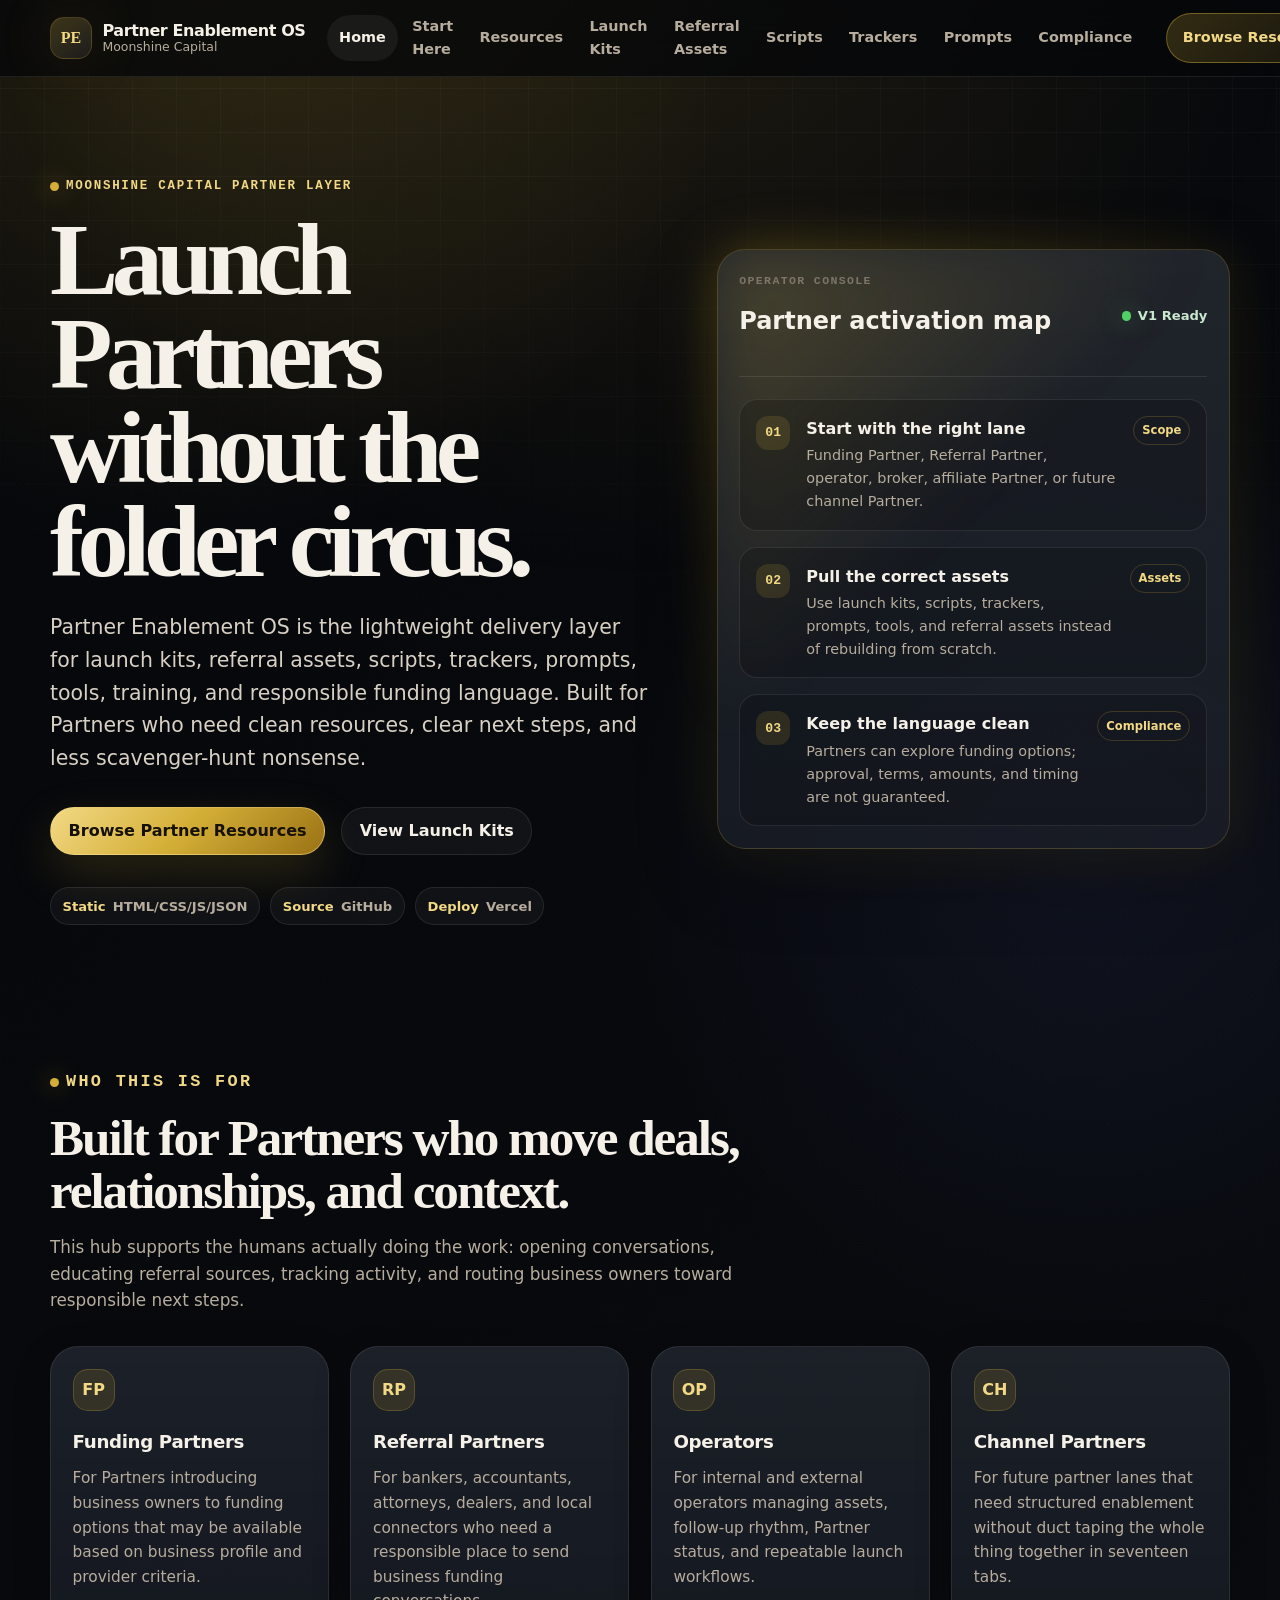
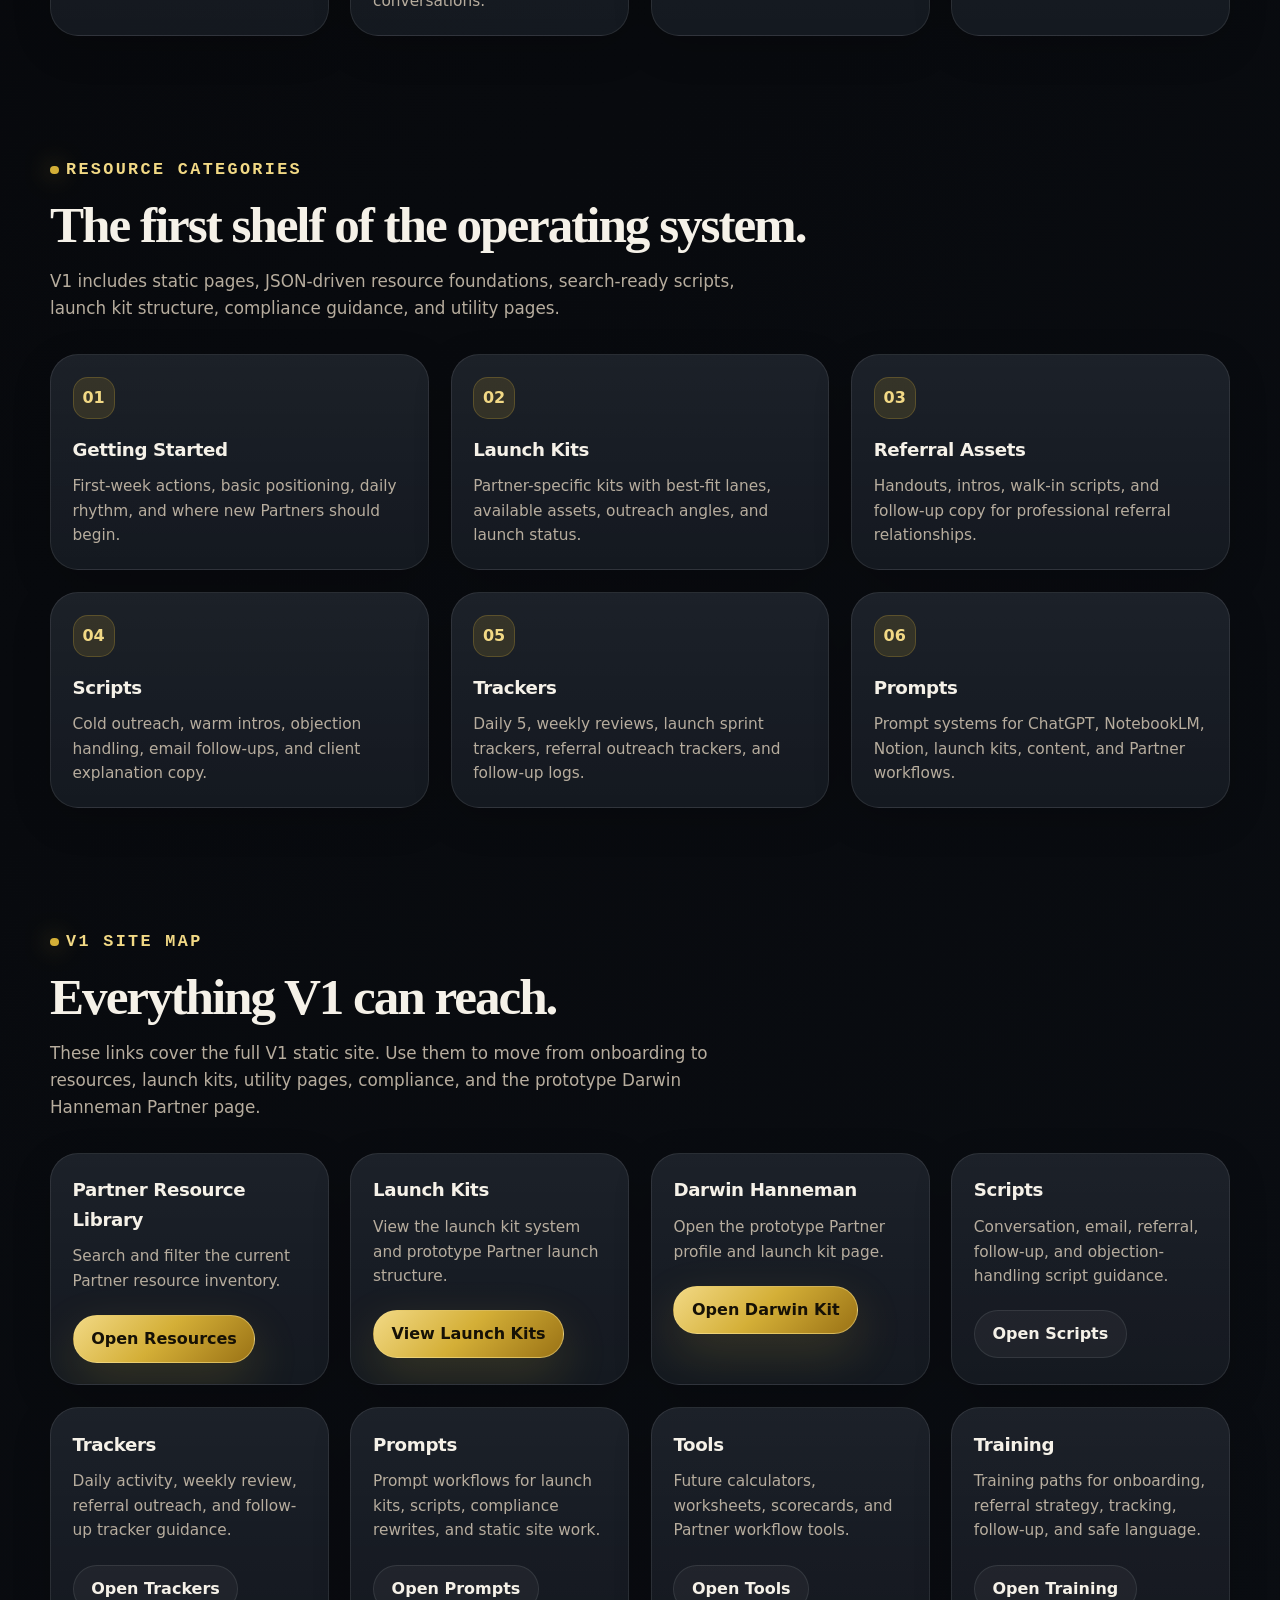
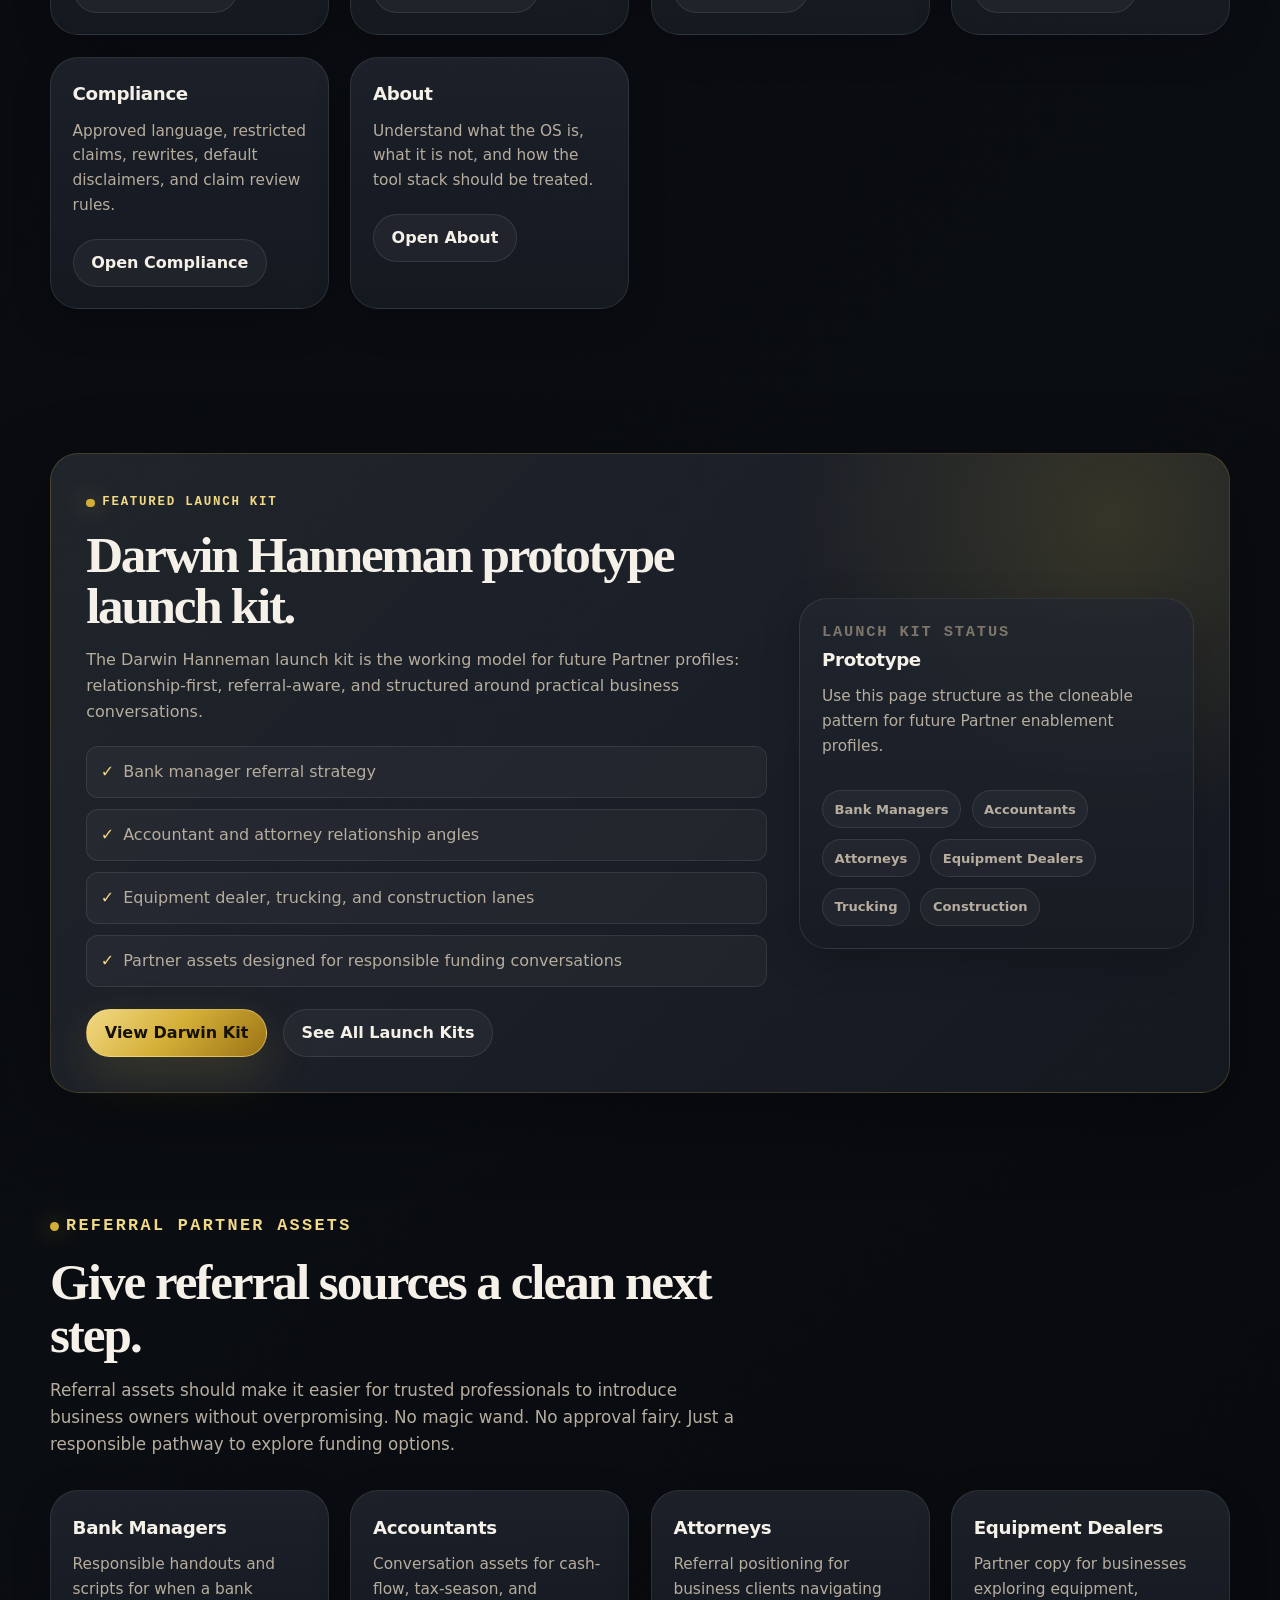
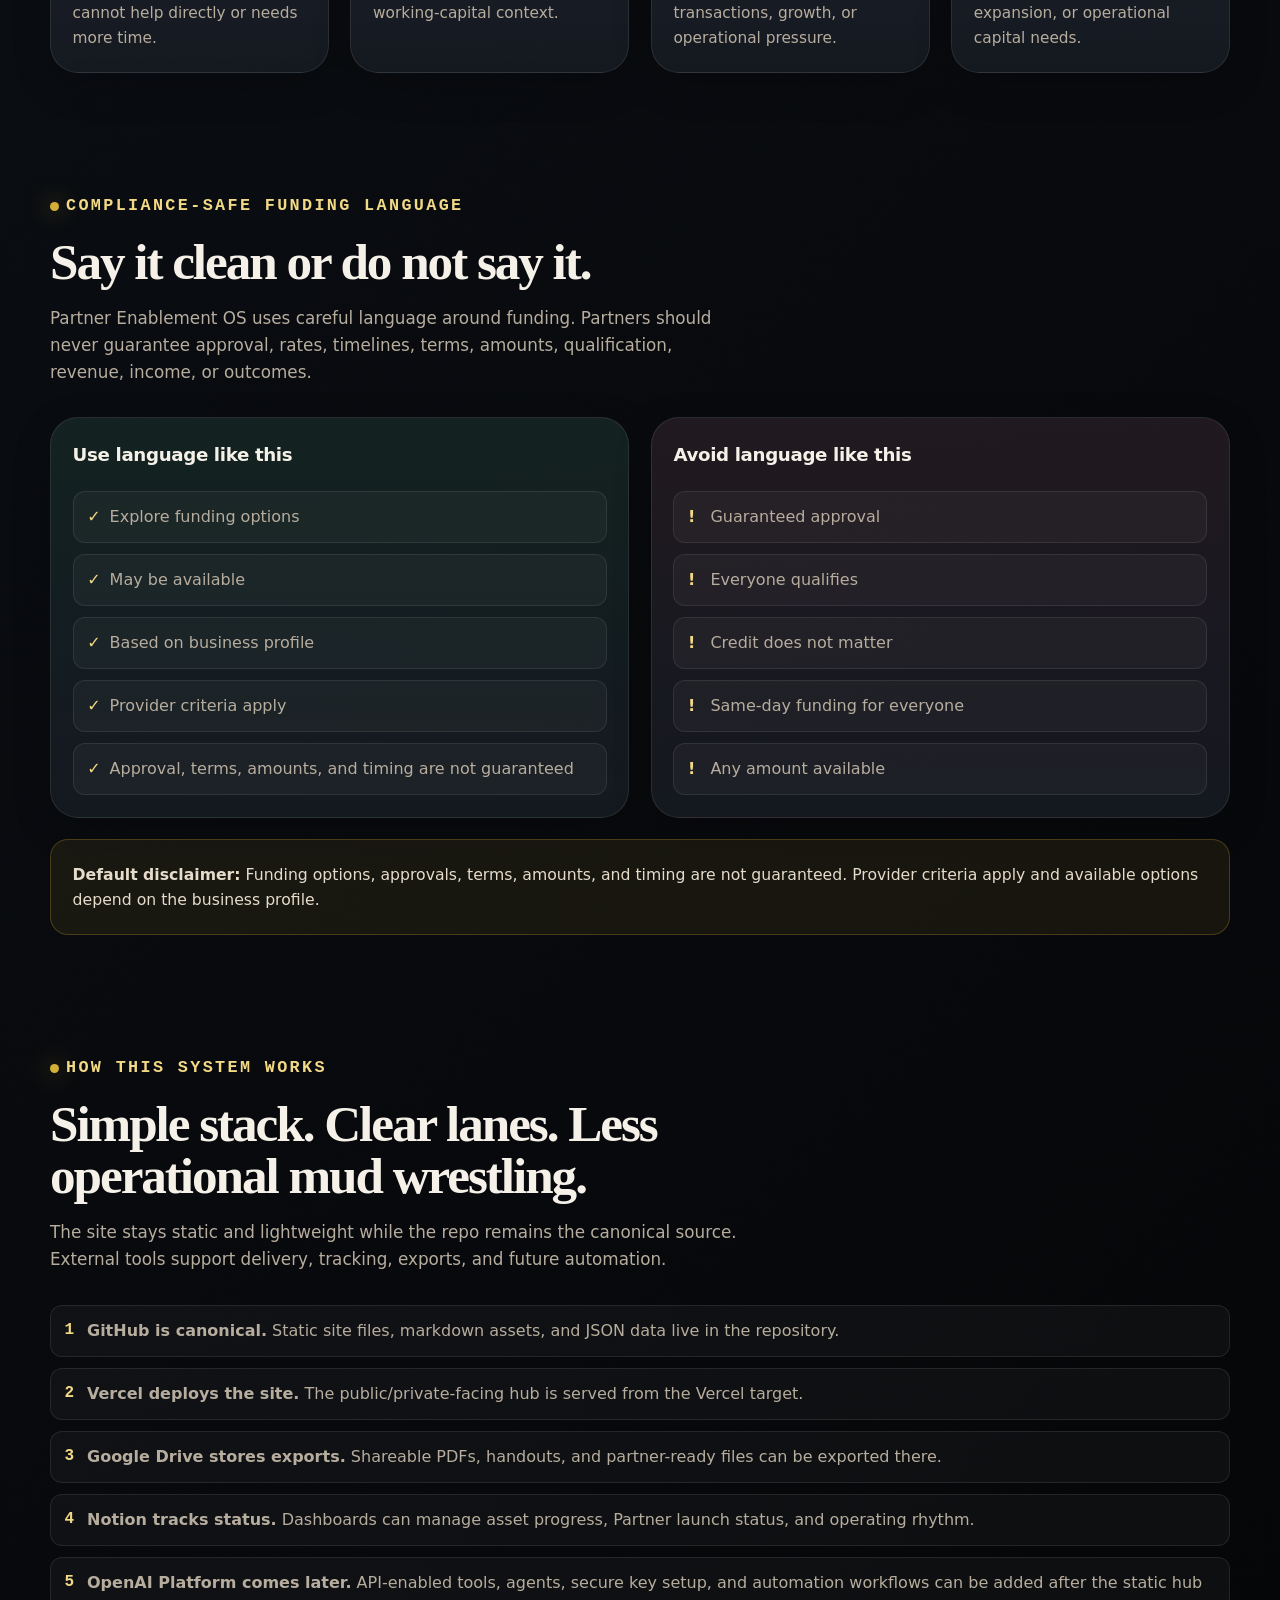
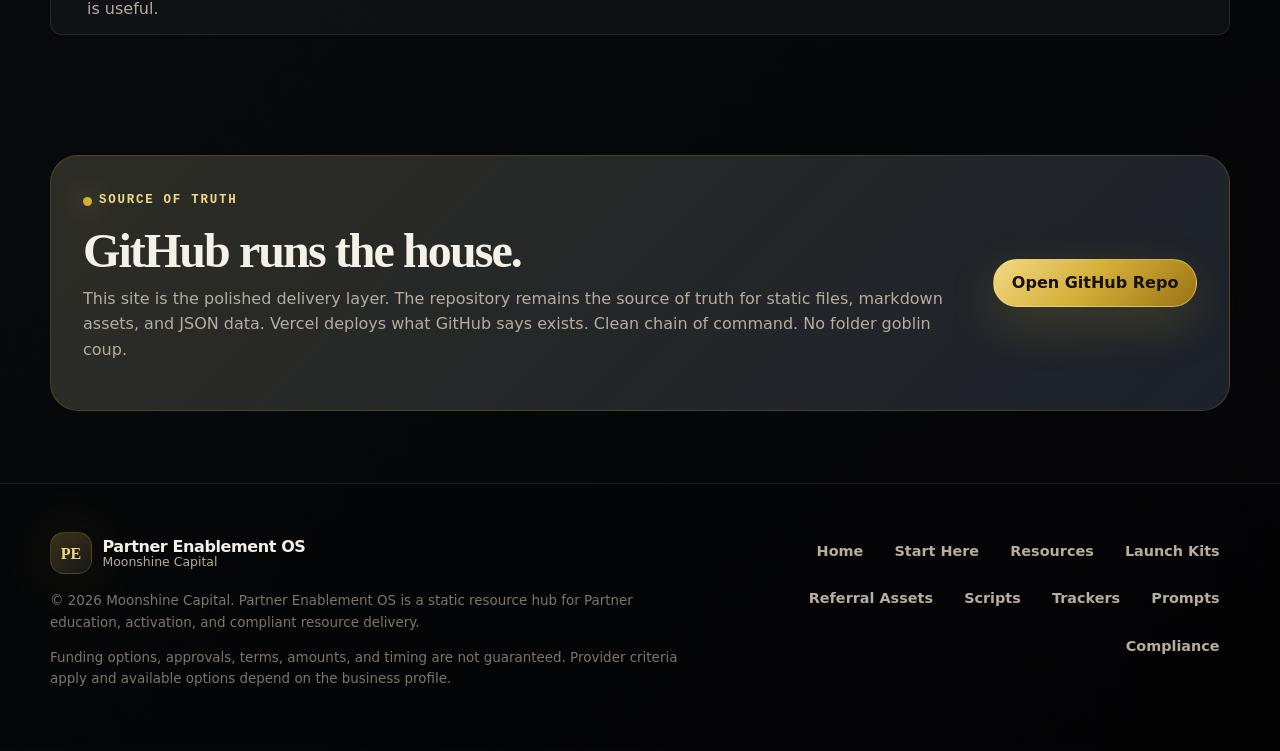
<file: index.html>
<!doctype html>
<html lang="en">
  <head>
    <meta charset="utf-8">
    <meta name="viewport" content="width=device-width, initial-scale=1">
    <title>Partner Enablement OS | Moonshine Capital</title>
    <meta
      name="description"
      content="A polished resource hub for Partner onboarding, launch kits, referral assets, scripts, trackers, prompts, tools, training, and compliance-safe funding conversations."
    >
    <meta
      name="keywords"
      content="Partner Enablement OS, Moonshine Capital, partner resource hub, referral partner assets, funding partner launch kit, business funding resources"
    >
    <meta name="author" content="Moonshine Capital">
    <meta name="robots" content="index,follow">
    <link rel="canonical" href="https://partner-enablement-os.vercel.app/">

    <meta property="og:type" content="website">
    <meta property="og:title" content="Partner Enablement OS | Moonshine Capital">
    <meta
      property="og:description"
      content="Launch-ready resources for Partners, operators, and referral relationships."
    >
    <meta property="og:url" content="https://partner-enablement-os.vercel.app/">
    <meta property="og:site_name" content="Partner Enablement OS">

    <meta name="twitter:card" content="summary_large_image">
    <meta name="twitter:title" content="Partner Enablement OS | Moonshine Capital">
    <meta
      name="twitter:description"
      content="A lightweight static resource hub for Partner onboarding, launch kits, referral assets, scripts, trackers, prompts, tools, training, and compliance-safe funding language."
    >

    <link rel="stylesheet" href="/assets/css/styles.css">
  </head>

  <body>
    <a class="skip-link" href="#main">Skip to main content</a>

    <div class="site-shell">
      <header class="site-header" aria-label="Site header">
        <div class="container nav-wrap">
          <a class="brand-lockup" href="/index.html" aria-label="Partner Enablement OS home">
            <span class="brand-mark" aria-hidden="true">PE</span>
            <span class="brand-text">
              <span class="brand-name" data-brand-name>Partner Enablement OS</span>
              <span class="brand-kicker" data-brand-kicker>Moonshine Capital</span>
            </span>
          </a>

          <button
            class="nav-toggle"
            type="button"
            aria-label="Toggle navigation"
            aria-expanded="false"
            data-nav-toggle
          >
            <span class="nav-toggle-lines" aria-hidden="true"></span>
          </button>

          <nav class="primary-nav" aria-label="Primary navigation" data-site-nav>
            <a href="/index.html" aria-current="page">Home</a>
            <a href="/pages/getting-started.html">Start Here</a>
            <a href="/pages/partner-resource-library.html">Resources</a>
            <a href="/pages/launch-kits.html">Launch Kits</a>
            <a href="/pages/referral-partner-assets.html">Referral Assets</a>
            <a href="/pages/scripts.html">Scripts</a>
            <a href="/pages/trackers.html">Trackers</a>
            <a href="/pages/prompts.html">Prompts</a>
            <a href="/pages/compliance.html">Compliance</a>
          </nav>

          <a class="header-cta" href="/pages/partner-resource-library.html">
            Browse Resources
          </a>
        </div>
      </header>

      <main id="main">
        <section class="hero" aria-labelledby="hero-title">
          <div class="container hero-grid">
            <div class="hero-copy reveal">
              <p class="eyebrow">Moonshine Capital Partner Layer</p>
              <h1 id="hero-title">Launch Partners without the folder circus.</h1>
              <p class="hero-lede">
                Partner Enablement OS is the lightweight delivery layer for launch kits,
                referral assets, scripts, trackers, prompts, tools, training, and responsible
                funding language. Built for Partners who need clean resources, clear next steps,
                and less scavenger-hunt nonsense.
              </p>

              <div class="hero-actions" aria-label="Primary actions">
                <a class="button button-primary" href="/pages/partner-resource-library.html">
                  Browse Partner Resources
                </a>
                <a class="button button-secondary" href="/pages/launch-kits.html">
                  View Launch Kits
                </a>
              </div>

              <div class="hero-meta" aria-label="Site facts">
                <span class="pill"><strong>Static</strong> HTML/CSS/JS/JSON</span>
                <span class="pill"><strong>Source</strong> GitHub</span>
                <span class="pill"><strong>Deploy</strong> Vercel</span>
              </div>
            </div>

            <aside class="command-panel reveal" aria-labelledby="panel-title">
              <div class="panel-top">
                <div>
                  <p class="panel-label">Operator Console</p>
                  <h2 id="panel-title">Partner activation map</h2>
                </div>
                <span class="status-dot">V1 Ready</span>
              </div>

              <ol class="panel-list">
                <li class="panel-item">
                  <span class="panel-num">01</span>
                  <div>
                    <h3>Start with the right lane</h3>
                    <p>Funding Partner, Referral Partner, operator, broker, affiliate Partner, or future channel Partner.</p>
                  </div>
                  <span class="panel-tag">Scope</span>
                </li>
                <li class="panel-item">
                  <span class="panel-num">02</span>
                  <div>
                    <h3>Pull the correct assets</h3>
                    <p>Use launch kits, scripts, trackers, prompts, tools, and referral assets instead of rebuilding from scratch.</p>
                  </div>
                  <span class="panel-tag">Assets</span>
                </li>
                <li class="panel-item">
                  <span class="panel-num">03</span>
                  <div>
                    <h3>Keep the language clean</h3>
                    <p>Partners can explore funding options; approval, terms, amounts, and timing are not guaranteed.</p>
                  </div>
                  <span class="panel-tag">Compliance</span>
                </li>
              </ol>
            </aside>
          </div>
        </section>

        <section class="section" aria-labelledby="who-title">
          <div class="container">
            <div class="section-header reveal">
              <p class="eyebrow">Who This Is For</p>
              <h2 id="who-title">Built for Partners who move deals, relationships, and context.</h2>
              <p>
                This hub supports the humans actually doing the work: opening conversations,
                educating referral sources, tracking activity, and routing business owners
                toward responsible next steps.
              </p>
            </div>

            <div class="grid grid-4">
              <article class="card feature-card reveal">
                <div class="card-icon" aria-hidden="true">FP</div>
                <h3>Funding Partners</h3>
                <p>
                  For Partners introducing business owners to funding options that may be
                  available based on business profile and provider criteria.
                </p>
              </article>

              <article class="card feature-card reveal">
                <div class="card-icon" aria-hidden="true">RP</div>
                <h3>Referral Partners</h3>
                <p>
                  For bankers, accountants, attorneys, dealers, and local connectors who
                  need a responsible place to send business funding conversations.
                </p>
              </article>

              <article class="card feature-card reveal">
                <div class="card-icon" aria-hidden="true">OP</div>
                <h3>Operators</h3>
                <p>
                  For internal and external operators managing assets, follow-up rhythm,
                  Partner status, and repeatable launch workflows.
                </p>
              </article>

              <article class="card feature-card reveal">
                <div class="card-icon" aria-hidden="true">CH</div>
                <h3>Channel Partners</h3>
                <p>
                  For future partner lanes that need structured enablement without duct
                  taping the whole thing together in seventeen tabs.
                </p>
              </article>
            </div>
          </div>
        </section>

        <section class="section section-tight" aria-labelledby="categories-title">
          <div class="container">
            <div class="section-header reveal">
              <p class="eyebrow">Resource Categories</p>
              <h2 id="categories-title">The first shelf of the operating system.</h2>
              <p>
                V1 includes static pages, JSON-driven resource foundations, search-ready
                scripts, launch kit structure, compliance guidance, and utility pages.
              </p>
            </div>

            <div class="grid grid-3">
              <article class="card reveal">
                <div class="card-icon" aria-hidden="true">01</div>
                <h3>Getting Started</h3>
                <p>First-week actions, basic positioning, daily rhythm, and where new Partners should begin.</p>
              </article>

              <article class="card reveal">
                <div class="card-icon" aria-hidden="true">02</div>
                <h3>Launch Kits</h3>
                <p>Partner-specific kits with best-fit lanes, available assets, outreach angles, and launch status.</p>
              </article>

              <article class="card reveal">
                <div class="card-icon" aria-hidden="true">03</div>
                <h3>Referral Assets</h3>
                <p>Handouts, intros, walk-in scripts, and follow-up copy for professional referral relationships.</p>
              </article>

              <article class="card reveal">
                <div class="card-icon" aria-hidden="true">04</div>
                <h3>Scripts</h3>
                <p>Cold outreach, warm intros, objection handling, email follow-ups, and client explanation copy.</p>
              </article>

              <article class="card reveal">
                <div class="card-icon" aria-hidden="true">05</div>
                <h3>Trackers</h3>
                <p>Daily 5, weekly reviews, launch sprint trackers, referral outreach trackers, and follow-up logs.</p>
              </article>

              <article class="card reveal">
                <div class="card-icon" aria-hidden="true">06</div>
                <h3>Prompts</h3>
                <p>Prompt systems for ChatGPT, NotebookLM, Notion, launch kits, content, and Partner workflows.</p>
              </article>
            </div>
          </div>
        </section>

        <section class="section" aria-labelledby="quick-links-title">
          <div class="container">
            <div class="section-header reveal">
              <p class="eyebrow">V1 Site Map</p>
              <h2 id="quick-links-title">Everything V1 can reach.</h2>
              <p>
                These links cover the full V1 static site. Use them to move from onboarding
                to resources, launch kits, utility pages, compliance, and the prototype
                Darwin Hanneman Partner page.
              </p>
            </div>

            <div class="grid grid-4">
              <article class="card reveal">
                <h3>Partner Resource Library</h3>
                <p>Search and filter the current Partner resource inventory.</p>
                <div class="card-actions" style="margin-top: 1.35rem;">
                  <a class="button button-primary" href="/pages/partner-resource-library.html">Open Resources</a>
                </div>
              </article>

              <article class="card reveal">
                <h3>Launch Kits</h3>
                <p>View the launch kit system and prototype Partner launch structure.</p>
                <div class="card-actions" style="margin-top: 1.35rem;">
                  <a class="button button-primary" href="/pages/launch-kits.html">View Launch Kits</a>
                </div>
              </article>

              <article class="card reveal">
                <h3>Darwin Hanneman</h3>
                <p>Open the prototype Partner profile and launch kit page.</p>
                <div class="card-actions" style="margin-top: 1.35rem;">
                  <a class="button button-primary" href="/pages/darwin-hanneman.html">Open Darwin Kit</a>
                </div>
              </article>

              <article class="card reveal">
                <h3>Scripts</h3>
                <p>Conversation, email, referral, follow-up, and objection-handling script guidance.</p>
                <div class="card-actions" style="margin-top: 1.35rem;">
                  <a class="button button-secondary" href="/pages/scripts.html">Open Scripts</a>
                </div>
              </article>

              <article class="card reveal">
                <h3>Trackers</h3>
                <p>Daily activity, weekly review, referral outreach, and follow-up tracker guidance.</p>
                <div class="card-actions" style="margin-top: 1.35rem;">
                  <a class="button button-secondary" href="/pages/trackers.html">Open Trackers</a>
                </div>
              </article>

              <article class="card reveal">
                <h3>Prompts</h3>
                <p>Prompt workflows for launch kits, scripts, compliance rewrites, and static site work.</p>
                <div class="card-actions" style="margin-top: 1.35rem;">
                  <a class="button button-secondary" href="/pages/prompts.html">Open Prompts</a>
                </div>
              </article>

              <article class="card reveal">
                <h3>Tools</h3>
                <p>Future calculators, worksheets, scorecards, and Partner workflow tools.</p>
                <div class="card-actions" style="margin-top: 1.35rem;">
                  <a class="button button-secondary" href="/pages/tools.html">Open Tools</a>
                </div>
              </article>

              <article class="card reveal">
                <h3>Training</h3>
                <p>Training paths for onboarding, referral strategy, tracking, follow-up, and safe language.</p>
                <div class="card-actions" style="margin-top: 1.35rem;">
                  <a class="button button-secondary" href="/pages/training.html">Open Training</a>
                </div>
              </article>

              <article class="card reveal">
                <h3>Compliance</h3>
                <p>Approved language, restricted claims, rewrites, default disclaimers, and claim review rules.</p>
                <div class="card-actions" style="margin-top: 1.35rem;">
                  <a class="button button-secondary" href="/pages/compliance.html">Open Compliance</a>
                </div>
              </article>

              <article class="card reveal">
                <h3>About</h3>
                <p>Understand what the OS is, what it is not, and how the tool stack should be treated.</p>
                <div class="card-actions" style="margin-top: 1.35rem;">
                  <a class="button button-secondary" href="/pages/about.html">Open About</a>
                </div>
              </article>
            </div>
          </div>
        </section>

        <section class="section" aria-labelledby="darwin-title">
          <div class="container">
            <article class="featured-card reveal">
              <div>
                <p class="eyebrow">Featured Launch Kit</p>
                <h2 id="darwin-title">Darwin Hanneman prototype launch kit.</h2>
                <p>
                  The Darwin Hanneman launch kit is the working model for future Partner
                  profiles: relationship-first, referral-aware, and structured around
                  practical business conversations.
                </p>

                <ul class="check-list">
                  <li>Bank manager referral strategy</li>
                  <li>Accountant and attorney relationship angles</li>
                  <li>Equipment dealer, trucking, and construction lanes</li>
                  <li>Partner assets designed for responsible funding conversations</li>
                </ul>

                <div class="card-actions" style="margin-top: 1.35rem;">
                  <a class="button button-primary" href="/pages/darwin-hanneman.html">
                    View Darwin Kit
                  </a>
                  <a class="button button-secondary" href="/pages/launch-kits.html">
                    See All Launch Kits
                  </a>
                </div>
              </div>

              <aside class="card" aria-label="Darwin launch kit status">
                <p class="panel-label">Launch Kit Status</p>
                <h3>Prototype</h3>
                <p>
                  Use this page structure as the cloneable pattern for future Partner
                  enablement profiles.
                </p>
                <div class="hero-meta">
                  <span class="pill">Bank Managers</span>
                  <span class="pill">Accountants</span>
                  <span class="pill">Attorneys</span>
                  <span class="pill">Equipment Dealers</span>
                  <span class="pill">Trucking</span>
                  <span class="pill">Construction</span>
                </div>
              </aside>
            </article>
          </div>
        </section>

        <section class="section section-tight" aria-labelledby="referral-title">
          <div class="container">
            <div class="section-header reveal">
              <p class="eyebrow">Referral Partner Assets</p>
              <h2 id="referral-title">Give referral sources a clean next step.</h2>
              <p>
                Referral assets should make it easier for trusted professionals to introduce
                business owners without overpromising. No magic wand. No approval fairy.
                Just a responsible pathway to explore funding options.
              </p>
            </div>

            <div class="grid grid-4">
              <article class="card reveal">
                <h3>Bank Managers</h3>
                <p>Responsible handouts and scripts for when a bank cannot help directly or needs more time.</p>
              </article>

              <article class="card reveal">
                <h3>Accountants</h3>
                <p>Conversation assets for cash-flow, tax-season, and working-capital context.</p>
              </article>

              <article class="card reveal">
                <h3>Attorneys</h3>
                <p>Referral positioning for business clients navigating transactions, growth, or operational pressure.</p>
              </article>

              <article class="card reveal">
                <h3>Equipment Dealers</h3>
                <p>Partner copy for businesses exploring equipment, expansion, or operational capital needs.</p>
              </article>
            </div>
          </div>
        </section>

        <section class="section" aria-labelledby="compliance-title">
          <div class="container">
            <div class="section-header reveal">
              <p class="eyebrow">Compliance-Safe Funding Language</p>
              <h2 id="compliance-title">Say it clean or do not say it.</h2>
              <p>
                Partner Enablement OS uses careful language around funding. Partners should
                never guarantee approval, rates, timelines, terms, amounts, qualification, revenue, income, or outcomes.
              </p>
            </div>

            <div class="compliance-grid">
              <article class="card compliance-card safe reveal">
                <h3>Use language like this</h3>
                <ul class="check-list">
                  <li>Explore funding options</li>
                  <li>May be available</li>
                  <li>Based on business profile</li>
                  <li>Provider criteria apply</li>
                  <li>Approval, terms, amounts, and timing are not guaranteed</li>
                </ul>
              </article>

              <article class="card compliance-card restricted reveal">
                <h3>Avoid language like this</h3>
                <ul class="warning-list">
                  <li>Guaranteed approval</li>
                  <li>Everyone qualifies</li>
                  <li>Credit does not matter</li>
                  <li>Same-day funding for everyone</li>
                  <li>Any amount available</li>
                </ul>
              </article>
            </div>

            <aside class="disclaimer reveal" aria-label="Funding disclaimer">
              <p>
                <strong>Default disclaimer:</strong>
                Funding options, approvals, terms, amounts, and timing are not guaranteed.
                Provider criteria apply and available options depend on the business profile.
              </p>
            </aside>
          </div>
        </section>

        <section class="section section-tight" aria-labelledby="system-title">
          <div class="container">
            <div class="section-header reveal">
              <p class="eyebrow">How This System Works</p>
              <h2 id="system-title">Simple stack. Clear lanes. Less operational mud wrestling.</h2>
              <p>
                The site stays static and lightweight while the repo remains the canonical
                source. External tools support delivery, tracking, exports, and future automation.
              </p>
            </div>

            <ol class="step-list reveal">
              <li>
                <strong>GitHub is canonical.</strong>
                Static site files, markdown assets, and JSON data live in the repository.
              </li>
              <li>
                <strong>Vercel deploys the site.</strong>
                The public/private-facing hub is served from the Vercel target.
              </li>
              <li>
                <strong>Google Drive stores exports.</strong>
                Shareable PDFs, handouts, and partner-ready files can be exported there.
              </li>
              <li>
                <strong>Notion tracks status.</strong>
                Dashboards can manage asset progress, Partner launch status, and operating rhythm.
              </li>
              <li>
                <strong>OpenAI Platform comes later.</strong>
                API-enabled tools, agents, secure key setup, and automation workflows can be added after the static hub is useful.
              </li>
            </ol>
          </div>
        </section>

        <section class="section" aria-labelledby="github-title">
          <div class="container">
            <article class="source-card reveal">
              <div>
                <p class="eyebrow">Source of Truth</p>
                <h2 id="github-title">GitHub runs the house.</h2>
                <p>
                  This site is the polished delivery layer. The repository remains the
                  source of truth for static files, markdown assets, and JSON data. Vercel
                  deploys what GitHub says exists. Clean chain of command. No folder goblin coup.
                </p>
              </div>

              <a
                class="button button-primary"
                href="https://github.com/JFeimster/partner-enablement-os"
                rel="noopener"
              >
                Open GitHub Repo
              </a>
            </article>
          </div>
        </section>
      </main>

      <footer class="site-footer">
        <div class="container footer-grid">
          <div>
            <a class="brand-lockup" href="/index.html" aria-label="Partner Enablement OS home">
              <span class="brand-mark" aria-hidden="true">PE</span>
              <span class="brand-text">
                <span class="brand-name" data-brand-name>Partner Enablement OS</span>
                <span class="brand-kicker" data-brand-kicker>Moonshine Capital</span>
              </span>
            </a>
            <p class="small-print" style="margin-top: 1rem;">
              © <span data-current-year></span> Moonshine Capital. Partner Enablement OS is a
              static resource hub for Partner education, activation, and compliant resource delivery.
            </p>
            <p class="small-print">
              Funding options, approvals, terms, amounts, and timing are not guaranteed.
              Provider criteria apply and available options depend on the business profile.
            </p>
          </div>

          <nav class="footer-links" aria-label="Footer navigation" data-footer-nav>
            <a href="/index.html">Home</a>
            <a href="/pages/getting-started.html">Start Here</a>
            <a href="/pages/partner-resource-library.html">Resources</a>
            <a href="/pages/launch-kits.html">Launch Kits</a>
            <a href="/pages/referral-partner-assets.html">Referral Assets</a>
            <a href="/pages/scripts.html">Scripts</a>
            <a href="/pages/trackers.html">Trackers</a>
            <a href="/pages/prompts.html">Prompts</a>
            <a href="/pages/tools.html">Tools</a>
            <a href="/pages/training.html">Training</a>
            <a href="/pages/compliance.html">Compliance</a>
            <a href="/pages/about.html">About</a>
            <a href="/pages/darwin-hanneman.html">Darwin Hanneman</a>
          </nav>
        </div>
      </footer>
    </div>

    <script src="/assets/js/app.js" defer></script>
  </body>
</html>
</file>
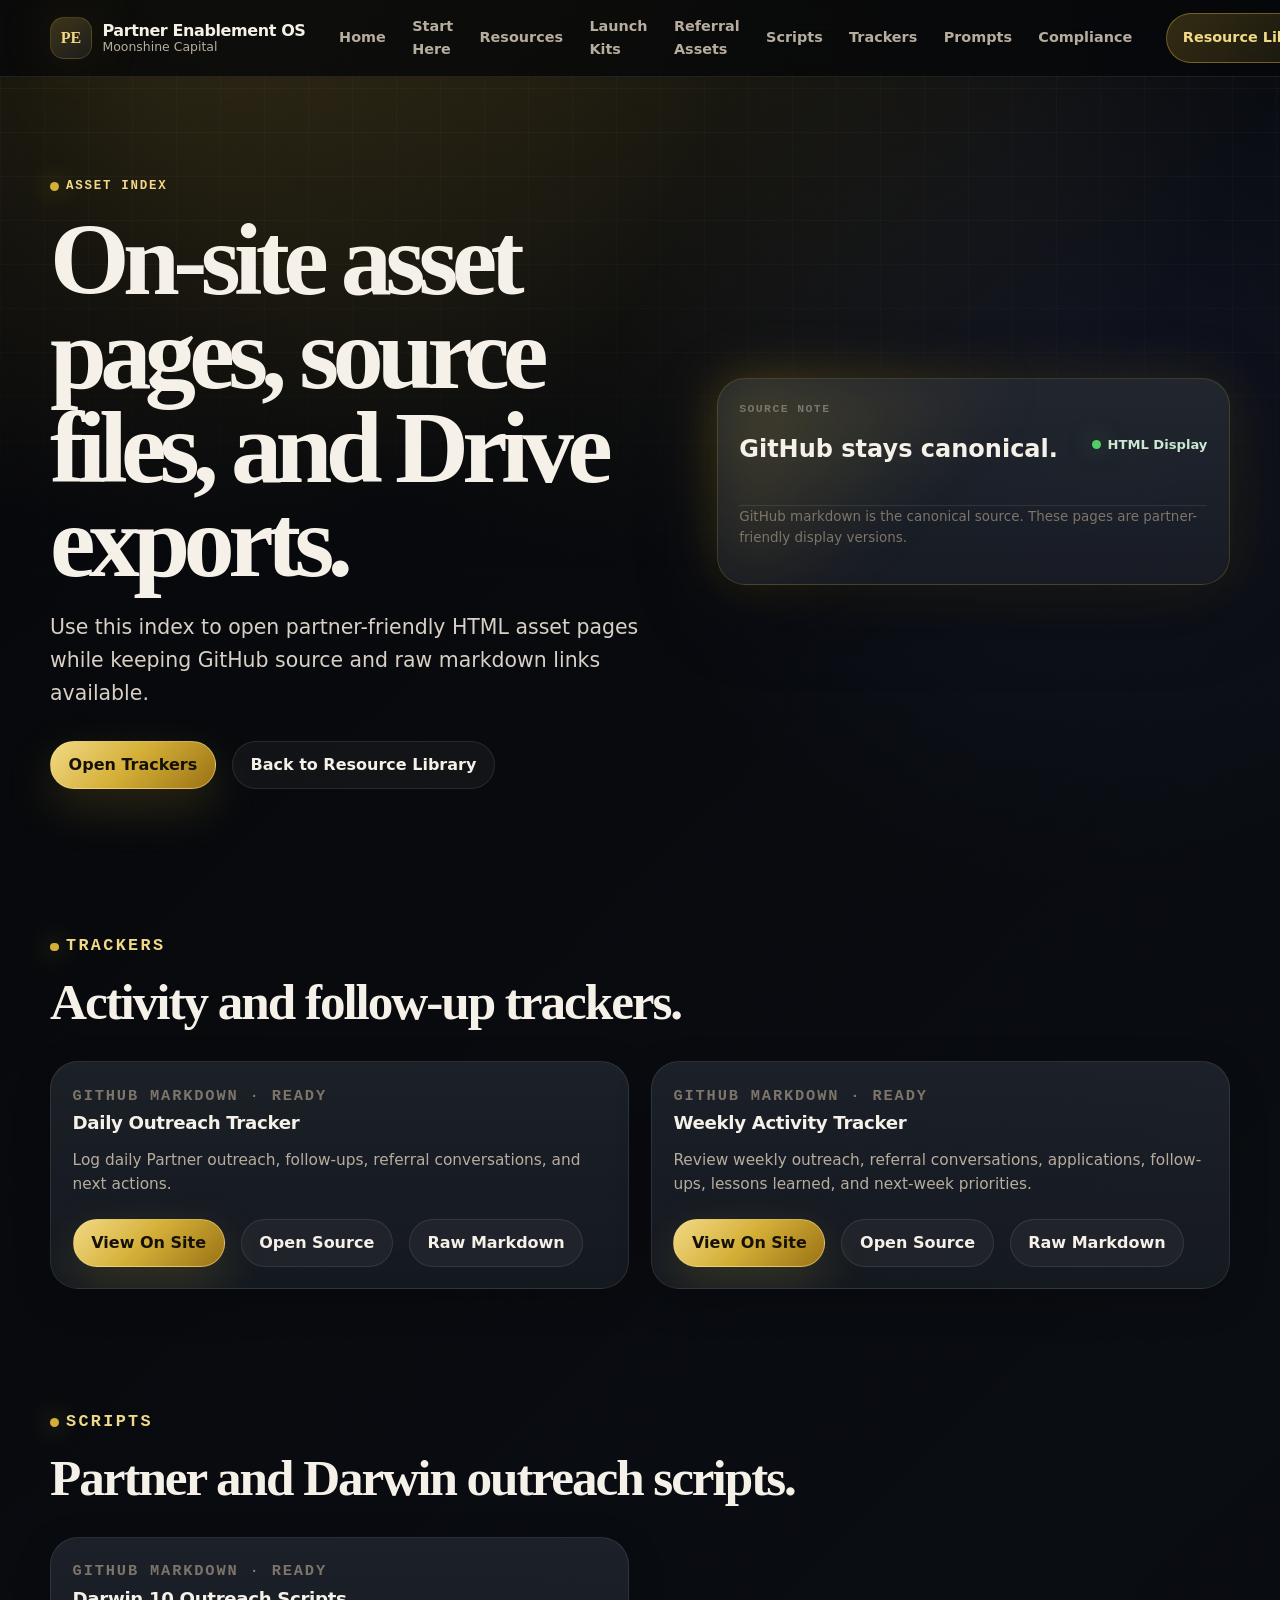
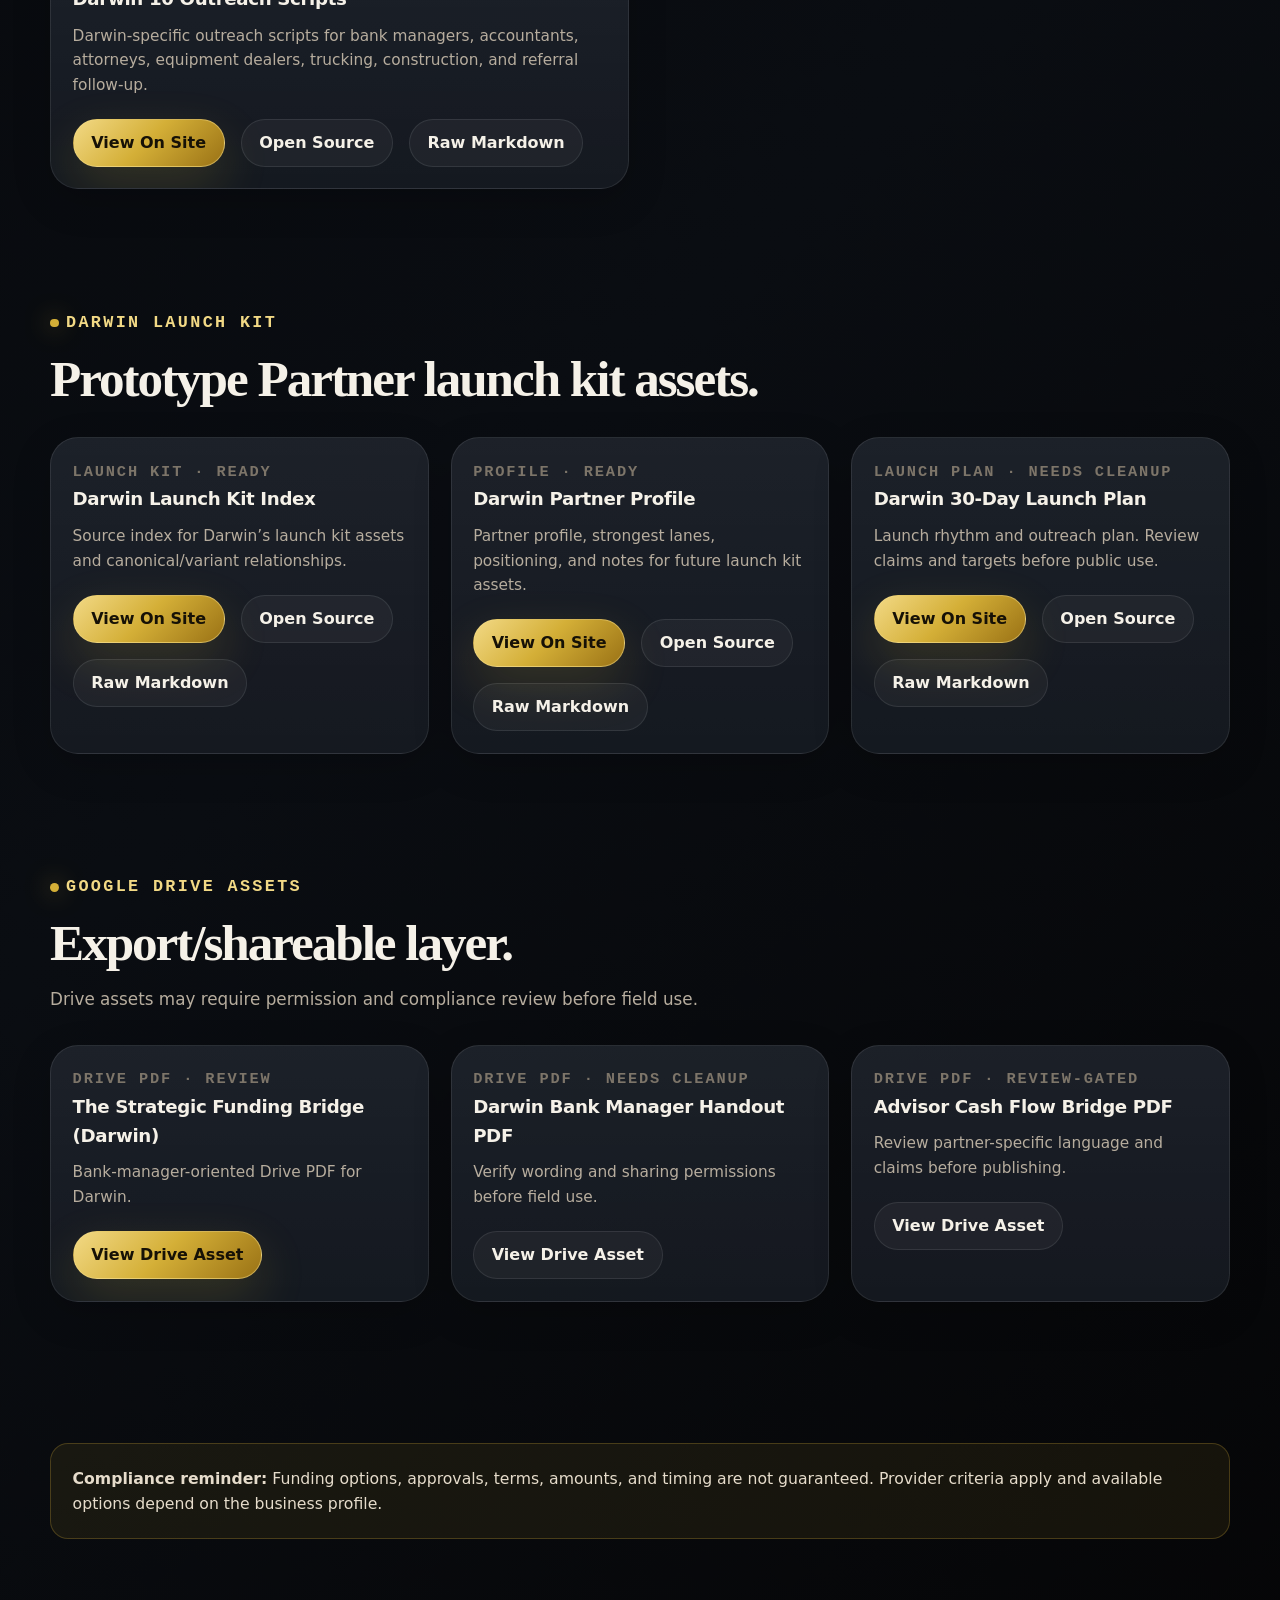
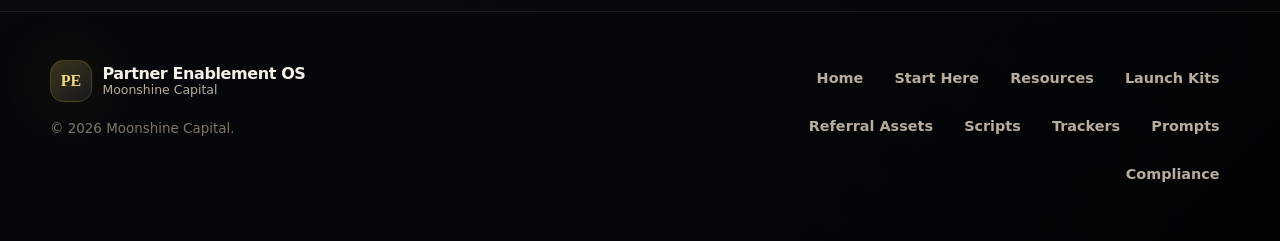
<file: pages/assets/index.html>
<!doctype html>
<html lang="en">
  <head>
    <meta charset="utf-8">
    <meta name="viewport" content="width=device-width, initial-scale=1">
    <title>Asset Index | Partner Enablement OS</title>
    <meta name="description" content="Browse Partner Enablement OS tracker, script, launch kit, and Google Drive assets as on-site pages, source files, and review-gated exports.">
    <meta name="robots" content="index,follow">
    <link rel="canonical" href="https://partner-enablement-os.vercel.app/pages/assets/index.html">
    <link rel="stylesheet" href="/assets/css/styles.css">
  </head>
  <body>
    <a class="skip-link" href="#main">Skip to main content</a>
    <div class="site-shell">
      <header class="site-header" aria-label="Site header"><div class="container nav-wrap"><a class="brand-lockup" href="/index.html"><span class="brand-mark" aria-hidden="true">PE</span><span class="brand-text"><span class="brand-name">Partner Enablement OS</span><span class="brand-kicker">Moonshine Capital</span></span></a><button class="nav-toggle" type="button" aria-label="Toggle navigation" aria-expanded="false" data-nav-toggle><span class="nav-toggle-lines" aria-hidden="true"></span></button><nav class="primary-nav" aria-label="Primary navigation" data-site-nav><a href="/index.html">Home</a><a href="/pages/getting-started.html">Start Here</a><a href="/pages/partner-resource-library.html">Resource Library</a><a href="/pages/launch-kits.html">Launch Kits</a><a href="/pages/compliance.html">Compliance</a></nav><a class="header-cta" href="/pages/partner-resource-library.html">Resource Library</a></div></header>
      <main id="main">
        <section class="hero"><div class="container hero-grid"><div class="hero-copy reveal"><p class="eyebrow">Asset Index</p><h1>On-site asset pages, source files, and Drive exports.</h1><p class="hero-lede">Use this index to open partner-friendly HTML asset pages while keeping GitHub source and raw markdown links available.</p><div class="hero-actions"><a class="button button-primary" href="#trackers">Open Trackers</a><a class="button button-secondary" href="/pages/partner-resource-library.html">Back to Resource Library</a></div></div><aside class="command-panel reveal"><div class="panel-top"><div><p class="panel-label">Source Note</p><h2>GitHub stays canonical.</h2></div><span class="status-dot">HTML Display</span></div><p class="small-print">GitHub markdown is the canonical source. These pages are partner-friendly display versions.</p></aside></div></section>
        <section class="section" id="trackers"><div class="container"><div class="section-header reveal"><p class="eyebrow">Trackers</p><h2>Activity and follow-up trackers.</h2></div><div class="grid grid-2"><article class="card reveal"><p class="panel-label">GitHub Markdown · Ready</p><h3>Daily Outreach Tracker</h3><p>Log daily Partner outreach, follow-ups, referral conversations, and next actions.</p><div class="card-actions" style="margin-top:1.35rem;"><a class="button button-primary" href="/pages/assets/daily-outreach-tracker.html">View On Site</a><a class="button button-secondary" href="https://github.com/JFeimster/partner-enablement-os/blob/main/trackers/daily-outreach-tracker.md" target="_blank" rel="noopener">Open Source</a><a class="button button-secondary" href="https://raw.githubusercontent.com/JFeimster/partner-enablement-os/main/trackers/daily-outreach-tracker.md" target="_blank" rel="noopener">Raw Markdown</a></div></article><article class="card reveal"><p class="panel-label">GitHub Markdown · Ready</p><h3>Weekly Activity Tracker</h3><p>Review weekly outreach, referral conversations, applications, follow-ups, lessons learned, and next-week priorities.</p><div class="card-actions" style="margin-top:1.35rem;"><a class="button button-primary" href="/pages/assets/weekly-activity-tracker.html">View On Site</a><a class="button button-secondary" href="https://github.com/JFeimster/partner-enablement-os/blob/main/trackers/weekly-activity-tracker.md" target="_blank" rel="noopener">Open Source</a><a class="button button-secondary" href="https://raw.githubusercontent.com/JFeimster/partner-enablement-os/main/trackers/weekly-activity-tracker.md" target="_blank" rel="noopener">Raw Markdown</a></div></article></div></div></section>
        <section class="section section-tight" id="scripts"><div class="container"><div class="section-header reveal"><p class="eyebrow">Scripts</p><h2>Partner and Darwin outreach scripts.</h2></div><div class="grid grid-2"><article class="card reveal"><p class="panel-label">GitHub Markdown · Ready</p><h3>Darwin 10 Outreach Scripts</h3><p>Darwin-specific outreach scripts for bank managers, accountants, attorneys, equipment dealers, trucking, construction, and referral follow-up.</p><div class="card-actions" style="margin-top:1.35rem;"><a class="button button-primary" href="/pages/assets/darwin-10-outreach-scripts.html">View On Site</a><a class="button button-secondary" href="https://github.com/JFeimster/partner-enablement-os/blob/main/launch-kits/darwin-hanneman/scripts/10-outreach-scripts.md" target="_blank" rel="noopener">Open Source</a><a class="button button-secondary" href="https://raw.githubusercontent.com/JFeimster/partner-enablement-os/main/launch-kits/darwin-hanneman/scripts/10-outreach-scripts.md" target="_blank" rel="noopener">Raw Markdown</a></div></article></div></div></section>
        <section class="section" id="darwin"><div class="container"><div class="section-header reveal"><p class="eyebrow">Darwin Launch Kit</p><h2>Prototype Partner launch kit assets.</h2></div><div class="grid grid-3"><article class="card reveal"><p class="panel-label">Launch Kit · Ready</p><h3>Darwin Launch Kit Index</h3><p>Source index for Darwin’s launch kit assets and canonical/variant relationships.</p><div class="card-actions" style="margin-top:1.35rem;"><a class="button button-primary" href="/pages/assets/darwin-launch-kit-index.html">View On Site</a><a class="button button-secondary" href="https://github.com/JFeimster/partner-enablement-os/blob/main/launch-kits/darwin-hanneman/launch-kit-index.md" target="_blank" rel="noopener">Open Source</a><a class="button button-secondary" href="https://raw.githubusercontent.com/JFeimster/partner-enablement-os/main/launch-kits/darwin-hanneman/launch-kit-index.md" target="_blank" rel="noopener">Raw Markdown</a></div></article><article class="card reveal"><p class="panel-label">Profile · Ready</p><h3>Darwin Partner Profile</h3><p>Partner profile, strongest lanes, positioning, and notes for future launch kit assets.</p><div class="card-actions" style="margin-top:1.35rem;"><a class="button button-primary" href="/pages/assets/darwin-partner-profile.html">View On Site</a><a class="button button-secondary" href="https://github.com/JFeimster/partner-enablement-os/blob/main/launch-kits/darwin-hanneman/partner-profile.md" target="_blank" rel="noopener">Open Source</a><a class="button button-secondary" href="https://raw.githubusercontent.com/JFeimster/partner-enablement-os/main/launch-kits/darwin-hanneman/partner-profile.md" target="_blank" rel="noopener">Raw Markdown</a></div></article><article class="card reveal"><p class="panel-label">Launch Plan · Needs Cleanup</p><h3>Darwin 30-Day Launch Plan</h3><p>Launch rhythm and outreach plan. Review claims and targets before public use.</p><div class="card-actions" style="margin-top:1.35rem;"><a class="button button-primary" href="/pages/assets/darwin-30-day-launch-plan.html">View On Site</a><a class="button button-secondary" href="https://github.com/JFeimster/partner-enablement-os/blob/main/launch-kits/darwin-hanneman/launch-plan/darwin-30-day-launch-plan.md" target="_blank" rel="noopener">Open Source</a><a class="button button-secondary" href="https://raw.githubusercontent.com/JFeimster/partner-enablement-os/main/launch-kits/darwin-hanneman/launch-plan/darwin-30-day-launch-plan.md" target="_blank" rel="noopener">Raw Markdown</a></div></article></div></div></section>
        <section class="section section-tight" id="drive"><div class="container"><div class="section-header reveal"><p class="eyebrow">Google Drive Assets</p><h2>Export/shareable layer.</h2><p>Drive assets may require permission and compliance review before field use.</p></div><div class="grid grid-3"><article class="card reveal"><p class="panel-label">Drive PDF · Review</p><h3>The Strategic Funding Bridge (Darwin)</h3><p>Bank-manager-oriented Drive PDF for Darwin.</p><div class="card-actions" style="margin-top:1.35rem;"><a class="button button-primary" href="https://drive.google.com/file/d/1J1mCQA7AB34xwCdEWNpU64sqdtcFuio-/view" target="_blank" rel="noopener">View Drive Asset</a></div></article><article class="card reveal"><p class="panel-label">Drive PDF · Needs Cleanup</p><h3>Darwin Bank Manager Handout PDF</h3><p>Verify wording and sharing permissions before field use.</p><div class="card-actions" style="margin-top:1.35rem;"><a class="button button-secondary" href="https://drive.google.com/file/d/1XMQrDrf_0zypoxoDN8SzWCYwToQzW_z0/view" target="_blank" rel="noopener">View Drive Asset</a></div></article><article class="card reveal"><p class="panel-label">Drive PDF · Review-Gated</p><h3>Advisor Cash Flow Bridge PDF</h3><p>Review partner-specific language and claims before publishing.</p><div class="card-actions" style="margin-top:1.35rem;"><a class="button button-secondary" href="https://drive.google.com/file/d/1eh8_4Lx_yH5hseFLyL0hYCE2jtzhLvf7/view" target="_blank" rel="noopener">View Drive Asset</a></div></article></div></div></section>
        <section class="section"><div class="container"><aside class="disclaimer reveal"><p><strong>Compliance reminder:</strong> Funding options, approvals, terms, amounts, and timing are not guaranteed. Provider criteria apply and available options depend on the business profile.</p></aside></div></section>
      </main>
      <footer class="site-footer"><div class="container footer-grid"><div><a class="brand-lockup" href="/index.html"><span class="brand-mark" aria-hidden="true">PE</span><span class="brand-text"><span class="brand-name">Partner Enablement OS</span><span class="brand-kicker">Moonshine Capital</span></span></a><p class="small-print" style="margin-top:1rem;">© <span data-current-year></span> Moonshine Capital.</p></div><nav class="footer-links" aria-label="Footer navigation" data-footer-nav><a href="/index.html">Home</a><a href="/pages/getting-started.html">Start Here</a><a href="/pages/partner-resource-library.html">Resource Library</a><a href="/pages/launch-kits.html">Launch Kits</a><a href="/pages/compliance.html">Compliance</a><a href="/pages/scripts.html">Scripts</a><a href="/pages/trackers.html">Trackers</a><a href="/pages/prompts.html">Prompts</a><a href="/pages/tools.html">Tools</a><a href="/pages/training.html">Training</a><a href="/pages/about.html">About</a></nav></div></footer>
    </div><script src="/assets/js/app.js" defer></script>
  </body>
</html>
</file>
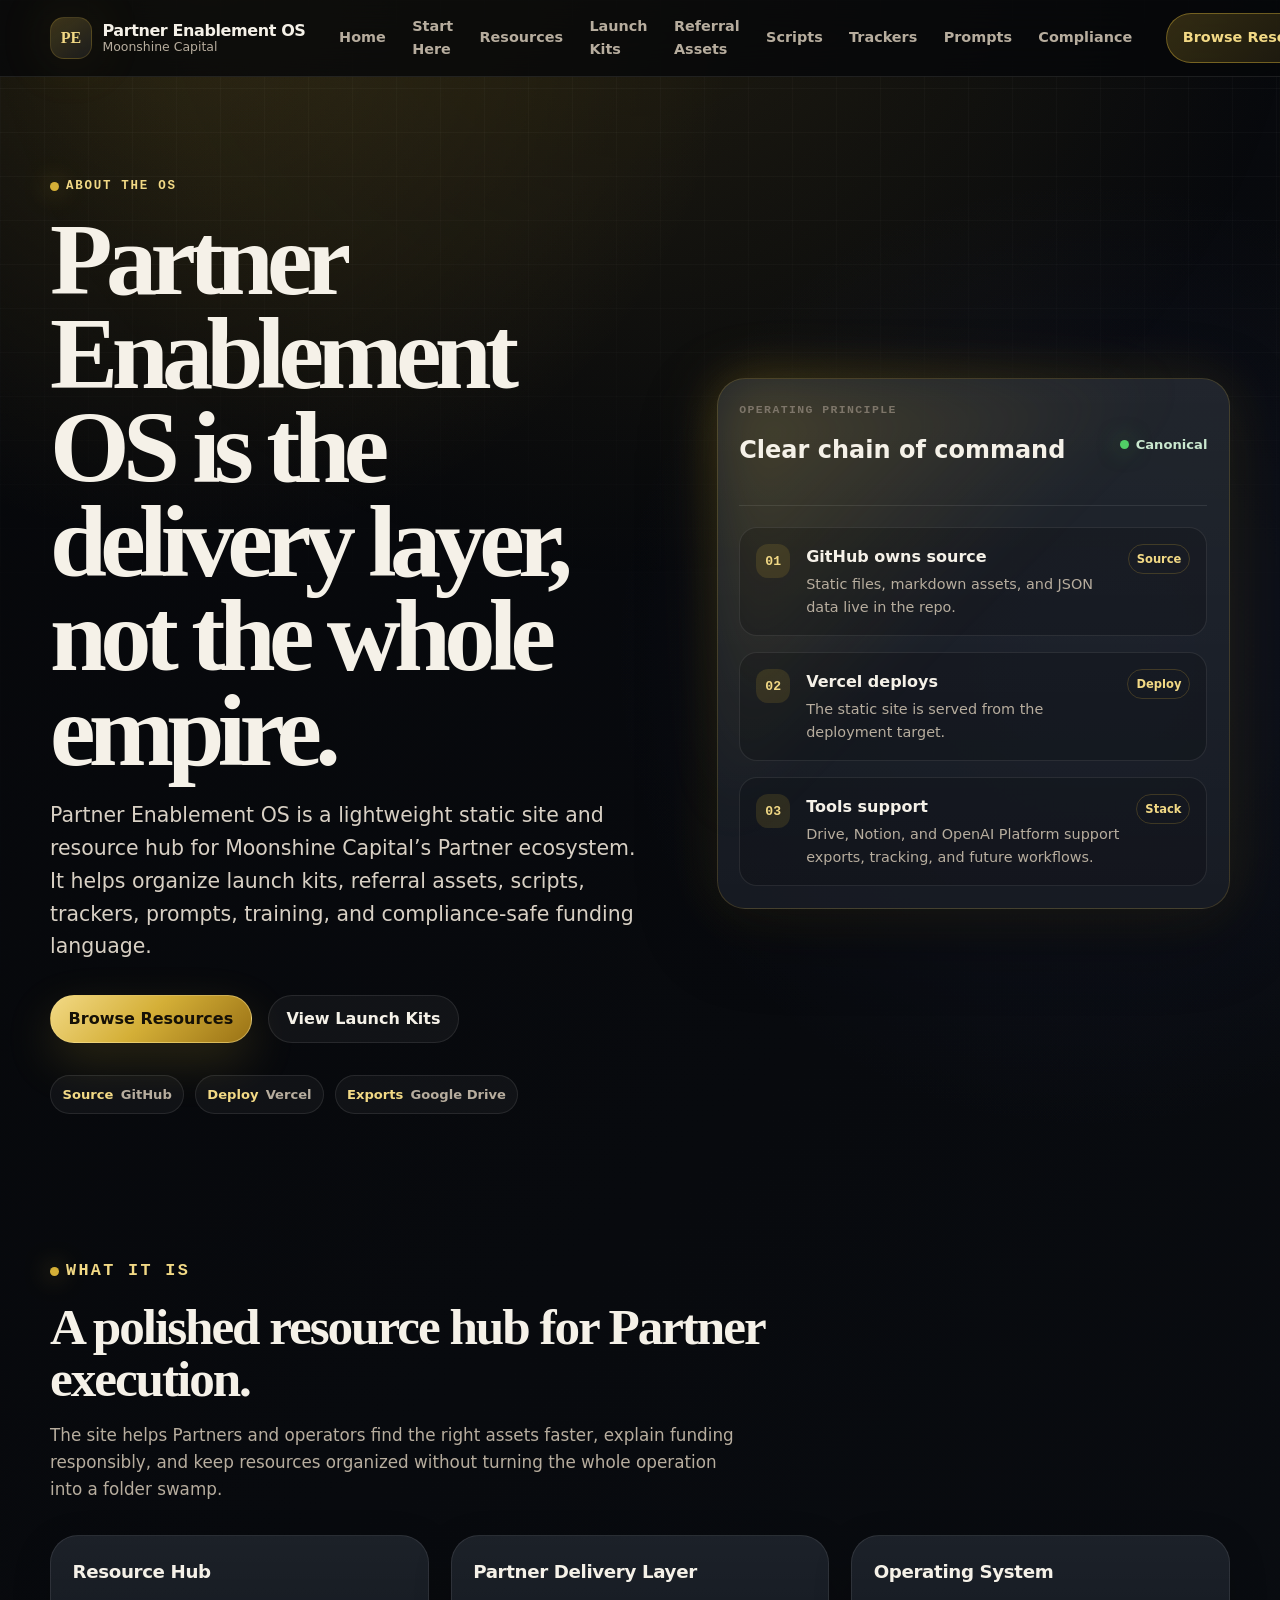
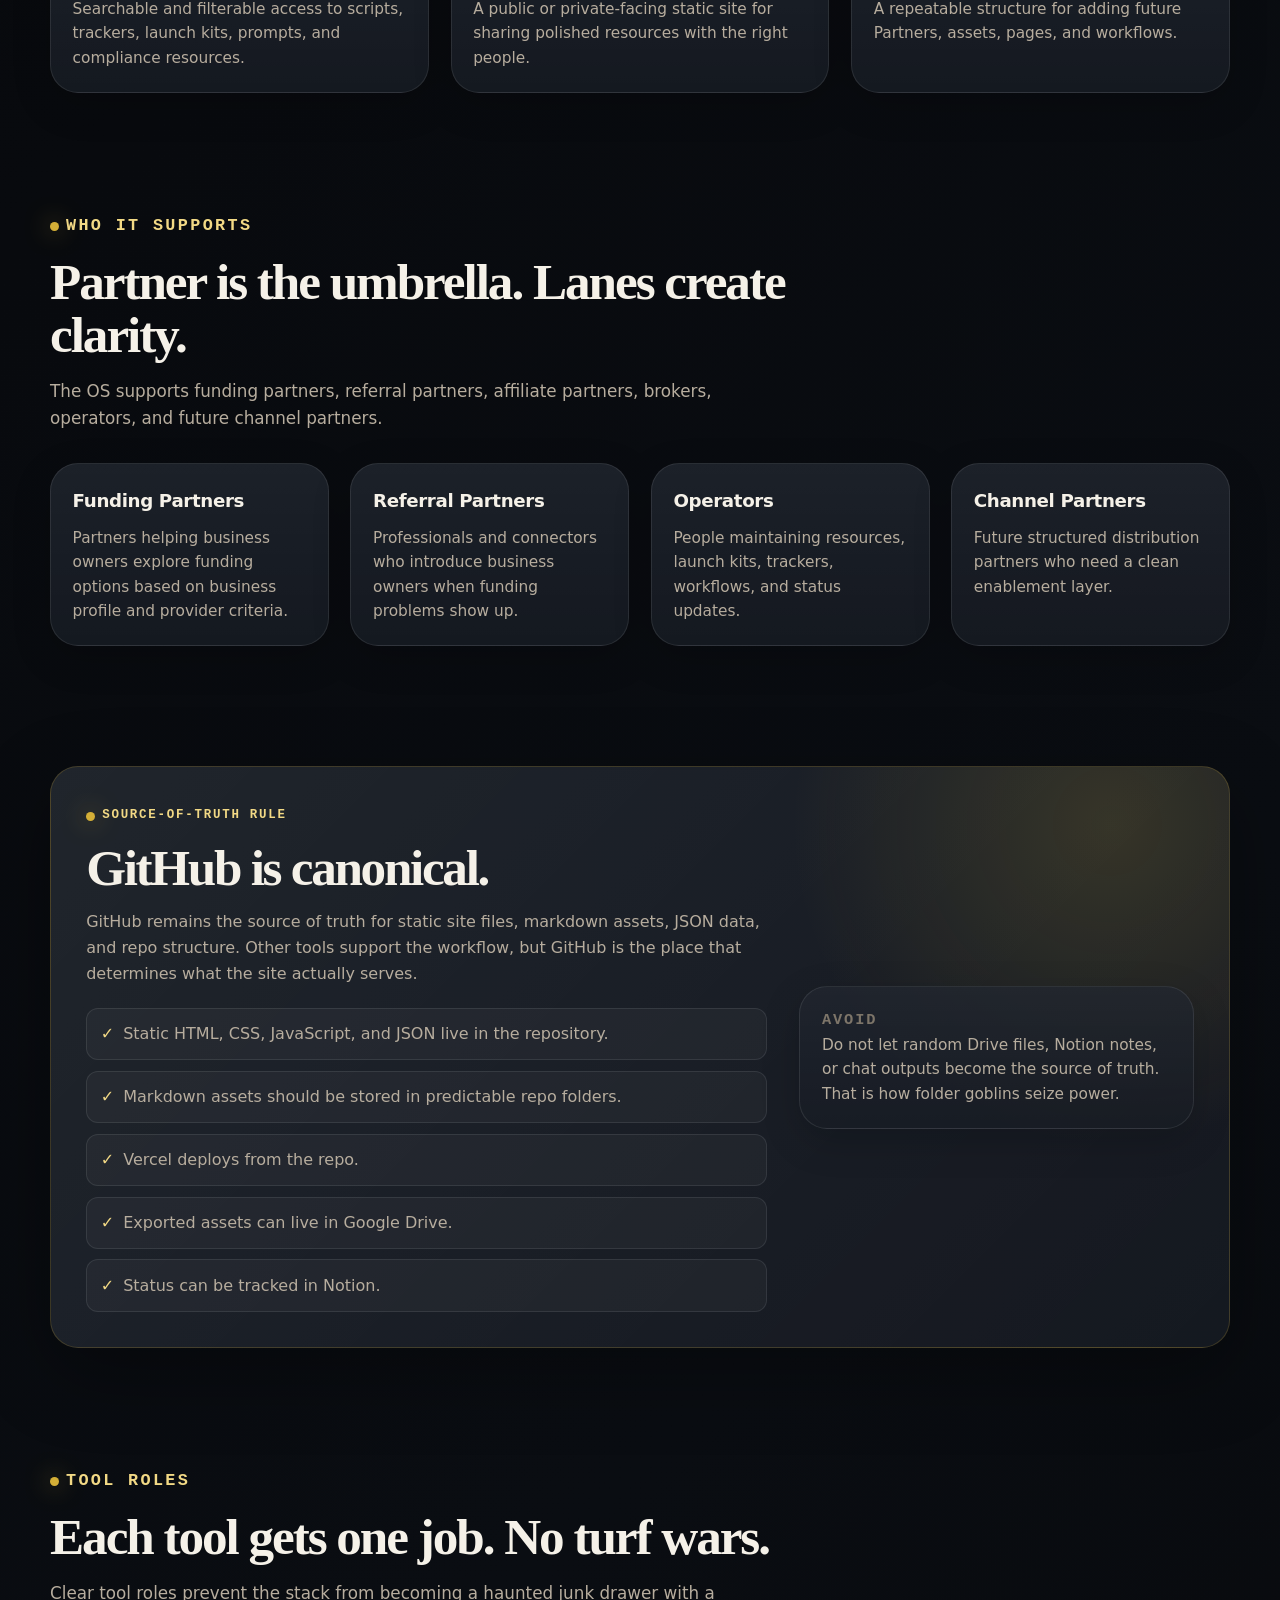
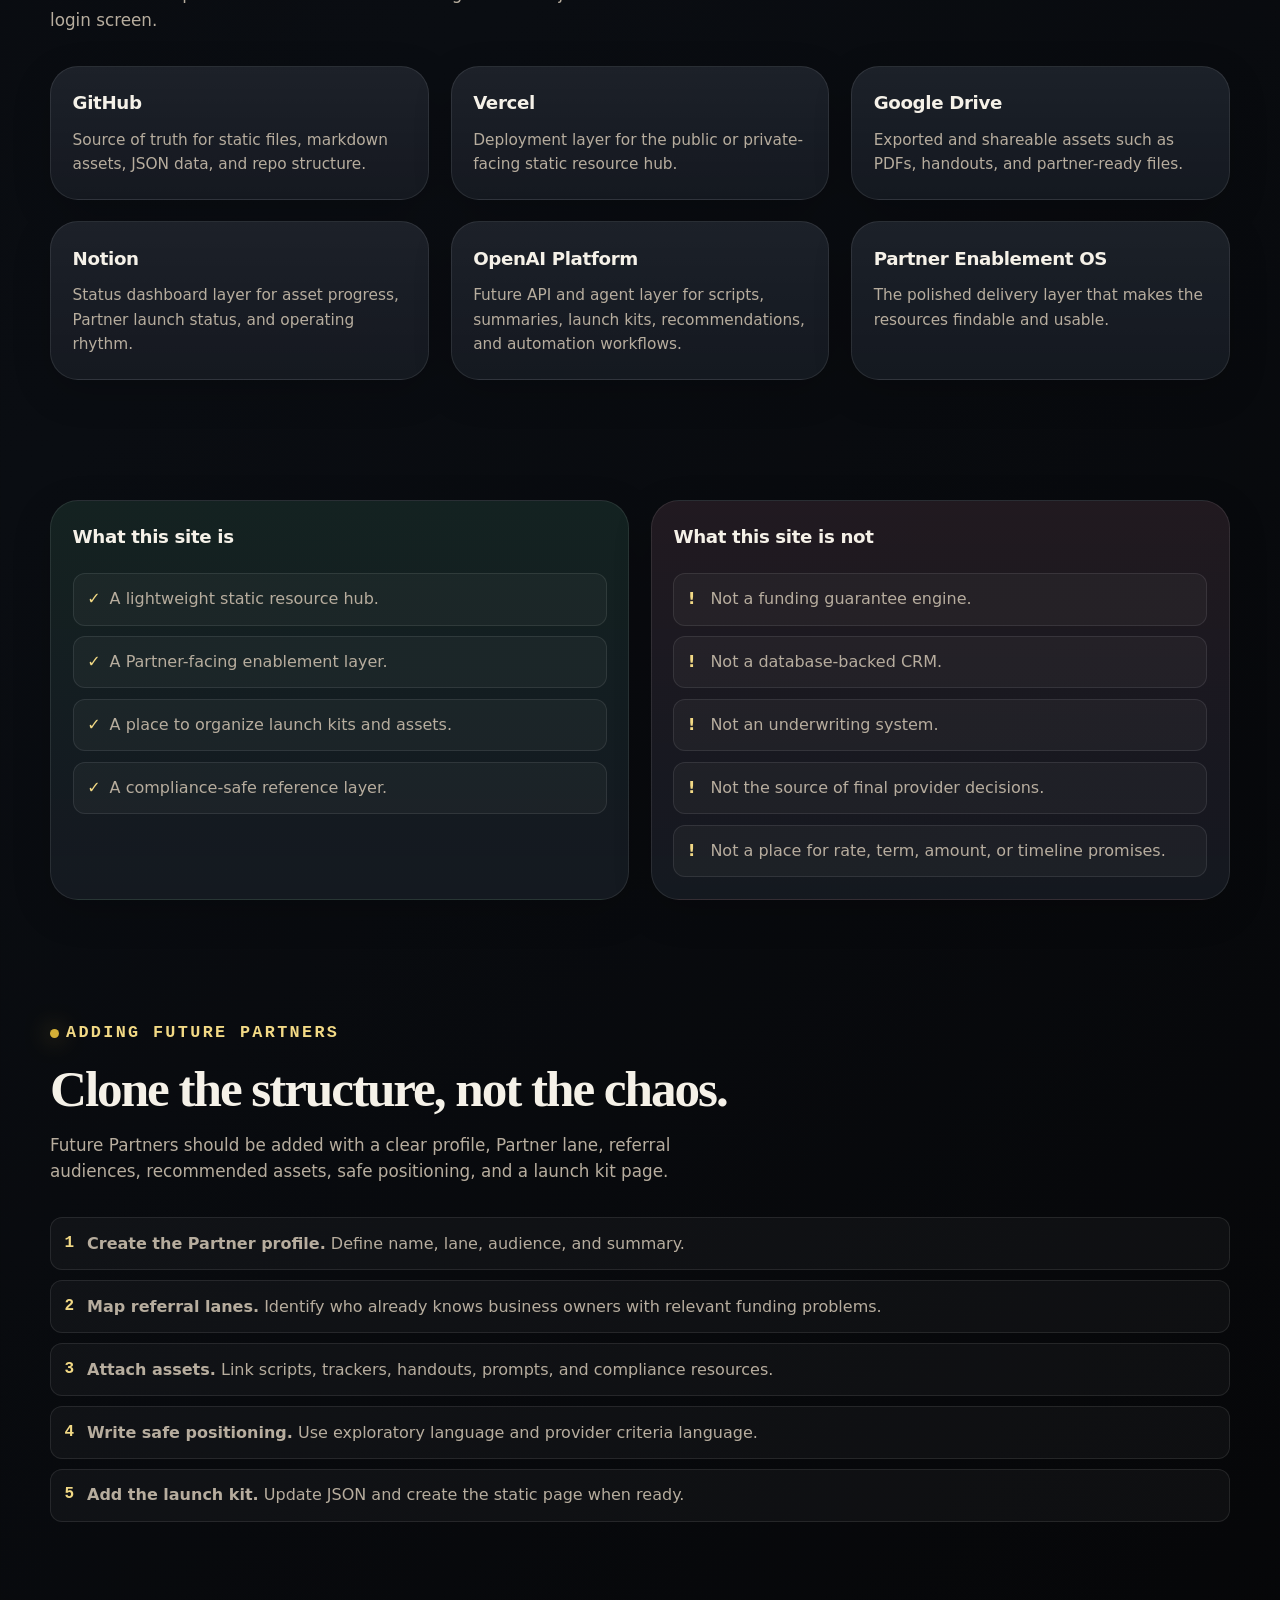
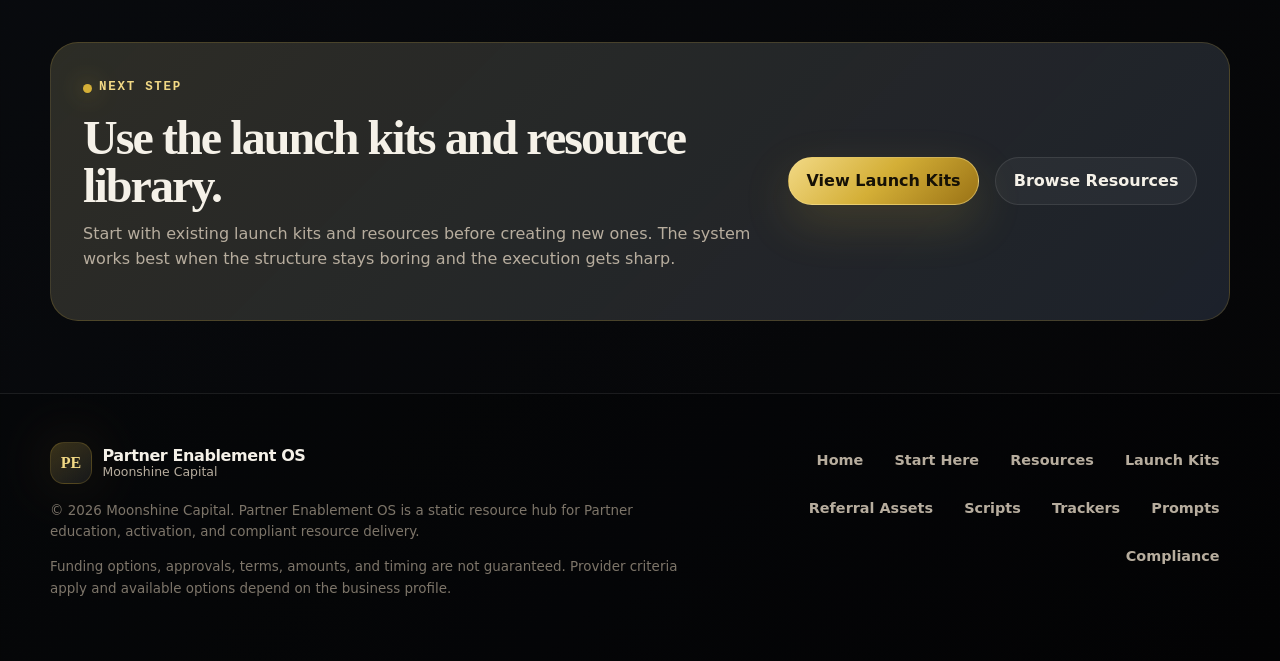
<file: pages/about.html>
<!doctype html>
<html lang="en">
  <head>
    <meta charset="utf-8">
    <meta name="viewport" content="width=device-width, initial-scale=1">
    <title>About | Partner Enablement OS</title>
    <meta name="description" content="What Partner Enablement OS is, who it supports, and how GitHub, Vercel, Google Drive, Notion, and OpenAI Platform fit into the stack.">
    <meta name="robots" content="index,follow">
    <link rel="canonical" href="https://partner-enablement-os.vercel.app/pages/about.html">
    <meta property="og:type" content="website">
    <meta property="og:title" content="About | Partner Enablement OS">
    <meta property="og:description" content="The operating layer for Moonshine Capital Partner resources, launch kits, scripts, trackers, prompts, and compliance-safe language.">
    <meta property="og:url" content="https://partner-enablement-os.vercel.app/pages/about.html">
    <link rel="stylesheet" href="/assets/css/styles.css">
  </head>

  <body>
    <a class="skip-link" href="#main">Skip to main content</a>

    <div class="site-shell">
      <header class="site-header" aria-label="Site header">
        <div class="container nav-wrap">
          <a class="brand-lockup" href="/index.html" aria-label="Partner Enablement OS home">
            <span class="brand-mark" aria-hidden="true">PE</span>
            <span class="brand-text">
              <span class="brand-name" data-brand-name>Partner Enablement OS</span>
              <span class="brand-kicker" data-brand-kicker>Moonshine Capital</span>
            </span>
          </a>

          <button class="nav-toggle" type="button" aria-label="Toggle navigation" aria-expanded="false" data-nav-toggle>
            <span class="nav-toggle-lines" aria-hidden="true"></span>
          </button>

          <nav class="primary-nav" aria-label="Primary navigation" data-site-nav>
            <a href="/index.html">Home</a>
            <a href="/pages/getting-started.html">Start Here</a>
            <a href="/pages/partner-resource-library.html">Resources</a>
            <a href="/pages/launch-kits.html">Launch Kits</a>
            <a href="/pages/referral-partner-assets.html">Referral Assets</a>
            <a href="/pages/scripts.html">Scripts</a>
            <a href="/pages/trackers.html">Trackers</a>
            <a href="/pages/prompts.html">Prompts</a>
            <a href="/pages/compliance.html">Compliance</a>
          </nav>

          <a class="header-cta" href="/pages/partner-resource-library.html">Browse Resources</a>
        </div>
      </header>

      <main id="main">
        <section class="hero" aria-labelledby="page-title">
          <div class="container hero-grid">
            <div class="hero-copy reveal">
              <p class="eyebrow">About the OS</p>
              <h1 id="page-title">Partner Enablement OS is the delivery layer, not the whole empire.</h1>
              <p class="hero-lede">
                Partner Enablement OS is a lightweight static site and resource hub for Moonshine Capital’s
                Partner ecosystem. It helps organize launch kits, referral assets, scripts, trackers,
                prompts, training, and compliance-safe funding language.
              </p>
              <div class="hero-actions" aria-label="Primary actions">
                <a class="button button-primary" href="/pages/partner-resource-library.html">Browse Resources</a>
                <a class="button button-secondary" href="/pages/launch-kits.html">View Launch Kits</a>
              </div>
              <div class="hero-meta">
                <span class="pill"><strong>Source</strong> GitHub</span>
                <span class="pill"><strong>Deploy</strong> Vercel</span>
                <span class="pill"><strong>Exports</strong> Google Drive</span>
              </div>
            </div>

            <aside class="command-panel reveal" aria-labelledby="about-panel-title">
              <div class="panel-top">
                <div>
                  <p class="panel-label">Operating Principle</p>
                  <h2 id="about-panel-title">Clear chain of command</h2>
                </div>
                <span class="status-dot">Canonical</span>
              </div>
              <ol class="panel-list">
                <li class="panel-item">
                  <span class="panel-num">01</span>
                  <div>
                    <h3>GitHub owns source</h3>
                    <p>Static files, markdown assets, and JSON data live in the repo.</p>
                  </div>
                  <span class="panel-tag">Source</span>
                </li>
                <li class="panel-item">
                  <span class="panel-num">02</span>
                  <div>
                    <h3>Vercel deploys</h3>
                    <p>The static site is served from the deployment target.</p>
                  </div>
                  <span class="panel-tag">Deploy</span>
                </li>
                <li class="panel-item">
                  <span class="panel-num">03</span>
                  <div>
                    <h3>Tools support</h3>
                    <p>Drive, Notion, and OpenAI Platform support exports, tracking, and future workflows.</p>
                  </div>
                  <span class="panel-tag">Stack</span>
                </li>
              </ol>
            </aside>
          </div>
        </section>

        <section class="section" aria-labelledby="what-title">
          <div class="container">
            <div class="section-header reveal">
              <p class="eyebrow">What It Is</p>
              <h2 id="what-title">A polished resource hub for Partner execution.</h2>
              <p>
                The site helps Partners and operators find the right assets faster, explain funding responsibly,
                and keep resources organized without turning the whole operation into a folder swamp.
              </p>
            </div>

            <div class="grid grid-3">
              <article class="card reveal">
                <h3>Resource Hub</h3>
                <p>Searchable and filterable access to scripts, trackers, launch kits, prompts, and compliance resources.</p>
              </article>
              <article class="card reveal">
                <h3>Partner Delivery Layer</h3>
                <p>A public or private-facing static site for sharing polished resources with the right people.</p>
              </article>
              <article class="card reveal">
                <h3>Operating System</h3>
                <p>A repeatable structure for adding future Partners, assets, pages, and workflows.</p>
              </article>
            </div>
          </div>
        </section>

        <section class="section section-tight" aria-labelledby="supports-title">
          <div class="container">
            <div class="section-header reveal">
              <p class="eyebrow">Who It Supports</p>
              <h2 id="supports-title">Partner is the umbrella. Lanes create clarity.</h2>
              <p>
                The OS supports funding partners, referral partners, affiliate partners, brokers,
                operators, and future channel partners.
              </p>
            </div>

            <div class="grid grid-4">
              <article class="card reveal">
                <h3>Funding Partners</h3>
                <p>Partners helping business owners explore funding options based on business profile and provider criteria.</p>
              </article>
              <article class="card reveal">
                <h3>Referral Partners</h3>
                <p>Professionals and connectors who introduce business owners when funding problems show up.</p>
              </article>
              <article class="card reveal">
                <h3>Operators</h3>
                <p>People maintaining resources, launch kits, trackers, workflows, and status updates.</p>
              </article>
              <article class="card reveal">
                <h3>Channel Partners</h3>
                <p>Future structured distribution partners who need a clean enablement layer.</p>
              </article>
            </div>
          </div>
        </section>

        <section class="section" aria-labelledby="source-title">
          <div class="container">
            <div class="featured-card reveal">
              <div>
                <p class="eyebrow">Source-of-Truth Rule</p>
                <h2 id="source-title">GitHub is canonical.</h2>
                <p>
                  GitHub remains the source of truth for static site files, markdown assets,
                  JSON data, and repo structure. Other tools support the workflow, but GitHub
                  is the place that determines what the site actually serves.
                </p>
                <ul class="check-list">
                  <li>Static HTML, CSS, JavaScript, and JSON live in the repository.</li>
                  <li>Markdown assets should be stored in predictable repo folders.</li>
                  <li>Vercel deploys from the repo.</li>
                  <li>Exported assets can live in Google Drive.</li>
                  <li>Status can be tracked in Notion.</li>
                </ul>
              </div>
              <aside class="card" aria-label="Source of truth warning">
                <p class="panel-label">Avoid</p>
                <p>
                  Do not let random Drive files, Notion notes, or chat outputs become the
                  source of truth. That is how folder goblins seize power.
                </p>
              </aside>
            </div>
          </div>
        </section>

        <section class="section section-tight" aria-labelledby="tool-roles-title">
          <div class="container">
            <div class="section-header reveal">
              <p class="eyebrow">Tool Roles</p>
              <h2 id="tool-roles-title">Each tool gets one job. No turf wars.</h2>
              <p>Clear tool roles prevent the stack from becoming a haunted junk drawer with a login screen.</p>
            </div>

            <div class="grid grid-3">
              <article class="card reveal">
                <h3>GitHub</h3>
                <p>Source of truth for static files, markdown assets, JSON data, and repo structure.</p>
              </article>
              <article class="card reveal">
                <h3>Vercel</h3>
                <p>Deployment layer for the public or private-facing static resource hub.</p>
              </article>
              <article class="card reveal">
                <h3>Google Drive</h3>
                <p>Exported and shareable assets such as PDFs, handouts, and partner-ready files.</p>
              </article>
              <article class="card reveal">
                <h3>Notion</h3>
                <p>Status dashboard layer for asset progress, Partner launch status, and operating rhythm.</p>
              </article>
              <article class="card reveal">
                <h3>OpenAI Platform</h3>
                <p>Future API and agent layer for scripts, summaries, launch kits, recommendations, and automation workflows.</p>
              </article>
              <article class="card reveal">
                <h3>Partner Enablement OS</h3>
                <p>The polished delivery layer that makes the resources findable and usable.</p>
              </article>
            </div>
          </div>
        </section>

        <section class="section" aria-labelledby="not-title">
          <div class="container">
            <div class="compliance-grid">
              <article class="card compliance-card safe reveal">
                <h3 id="not-title">What this site is</h3>
                <ul class="check-list">
                  <li>A lightweight static resource hub.</li>
                  <li>A Partner-facing enablement layer.</li>
                  <li>A place to organize launch kits and assets.</li>
                  <li>A compliance-safe reference layer.</li>
                </ul>
              </article>
              <article class="card compliance-card restricted reveal">
                <h3>What this site is not</h3>
                <ul class="warning-list">
                  <li>Not a funding guarantee engine.</li>
                  <li>Not a database-backed CRM.</li>
                  <li>Not an underwriting system.</li>
                  <li>Not the source of final provider decisions.</li>
                  <li>Not a place for rate, term, amount, or timeline promises.</li>
                </ul>
              </article>
            </div>
          </div>
        </section>

        <section class="section section-tight" aria-labelledby="future-title">
          <div class="container">
            <div class="section-header reveal">
              <p class="eyebrow">Adding Future Partners</p>
              <h2 id="future-title">Clone the structure, not the chaos.</h2>
              <p>
                Future Partners should be added with a clear profile, Partner lane, referral audiences,
                recommended assets, safe positioning, and a launch kit page.
              </p>
            </div>

            <ol class="step-list reveal">
              <li><strong>Create the Partner profile.</strong> Define name, lane, audience, and summary.</li>
              <li><strong>Map referral lanes.</strong> Identify who already knows business owners with relevant funding problems.</li>
              <li><strong>Attach assets.</strong> Link scripts, trackers, handouts, prompts, and compliance resources.</li>
              <li><strong>Write safe positioning.</strong> Use exploratory language and provider criteria language.</li>
              <li><strong>Add the launch kit.</strong> Update JSON and create the static page when ready.</li>
            </ol>
          </div>
        </section>

        <section class="section" aria-labelledby="cta-title">
          <div class="container">
            <article class="source-card reveal">
              <div>
                <p class="eyebrow">Next Step</p>
                <h2 id="cta-title">Use the launch kits and resource library.</h2>
                <p>
                  Start with existing launch kits and resources before creating new ones.
                  The system works best when the structure stays boring and the execution gets sharp.
                </p>
              </div>
              <div class="card-actions">
                <a class="button button-primary" href="/pages/launch-kits.html">View Launch Kits</a>
                <a class="button button-secondary" href="/pages/partner-resource-library.html">Browse Resources</a>
              </div>
            </article>
          </div>
        </section>
      </main>

      <footer class="site-footer">
        <div class="container footer-grid">
          <div>
            <a class="brand-lockup" href="/index.html" aria-label="Partner Enablement OS home">
              <span class="brand-mark" aria-hidden="true">PE</span>
              <span class="brand-text">
                <span class="brand-name" data-brand-name>Partner Enablement OS</span>
                <span class="brand-kicker" data-brand-kicker>Moonshine Capital</span>
              </span>
            </a>
            <p class="small-print" style="margin-top: 1rem;">
              © <span data-current-year></span> Moonshine Capital. Partner Enablement OS is a static resource hub for Partner education, activation, and compliant resource delivery.
            </p>
            <p class="small-print">
              Funding options, approvals, terms, amounts, and timing are not guaranteed. Provider criteria apply and available options depend on the business profile.
            </p>
          </div>
          <nav class="footer-links" aria-label="Footer navigation" data-footer-nav>
            <a href="/index.html">Home</a>
            <a href="/pages/getting-started.html">Start Here</a>
            <a href="/pages/partner-resource-library.html">Resources</a>
            <a href="/pages/launch-kits.html">Launch Kits</a>
            <a href="/pages/referral-partner-assets.html">Referral Assets</a>
            <a href="/pages/scripts.html">Scripts</a>
            <a href="/pages/trackers.html">Trackers</a>
            <a href="/pages/prompts.html">Prompts</a>
            <a href="/pages/compliance.html">Compliance</a>
          </nav>
        </div>
      </footer>
    </div>

    <script src="/assets/js/app.js" defer></script>
  </body>
</html>
</file>
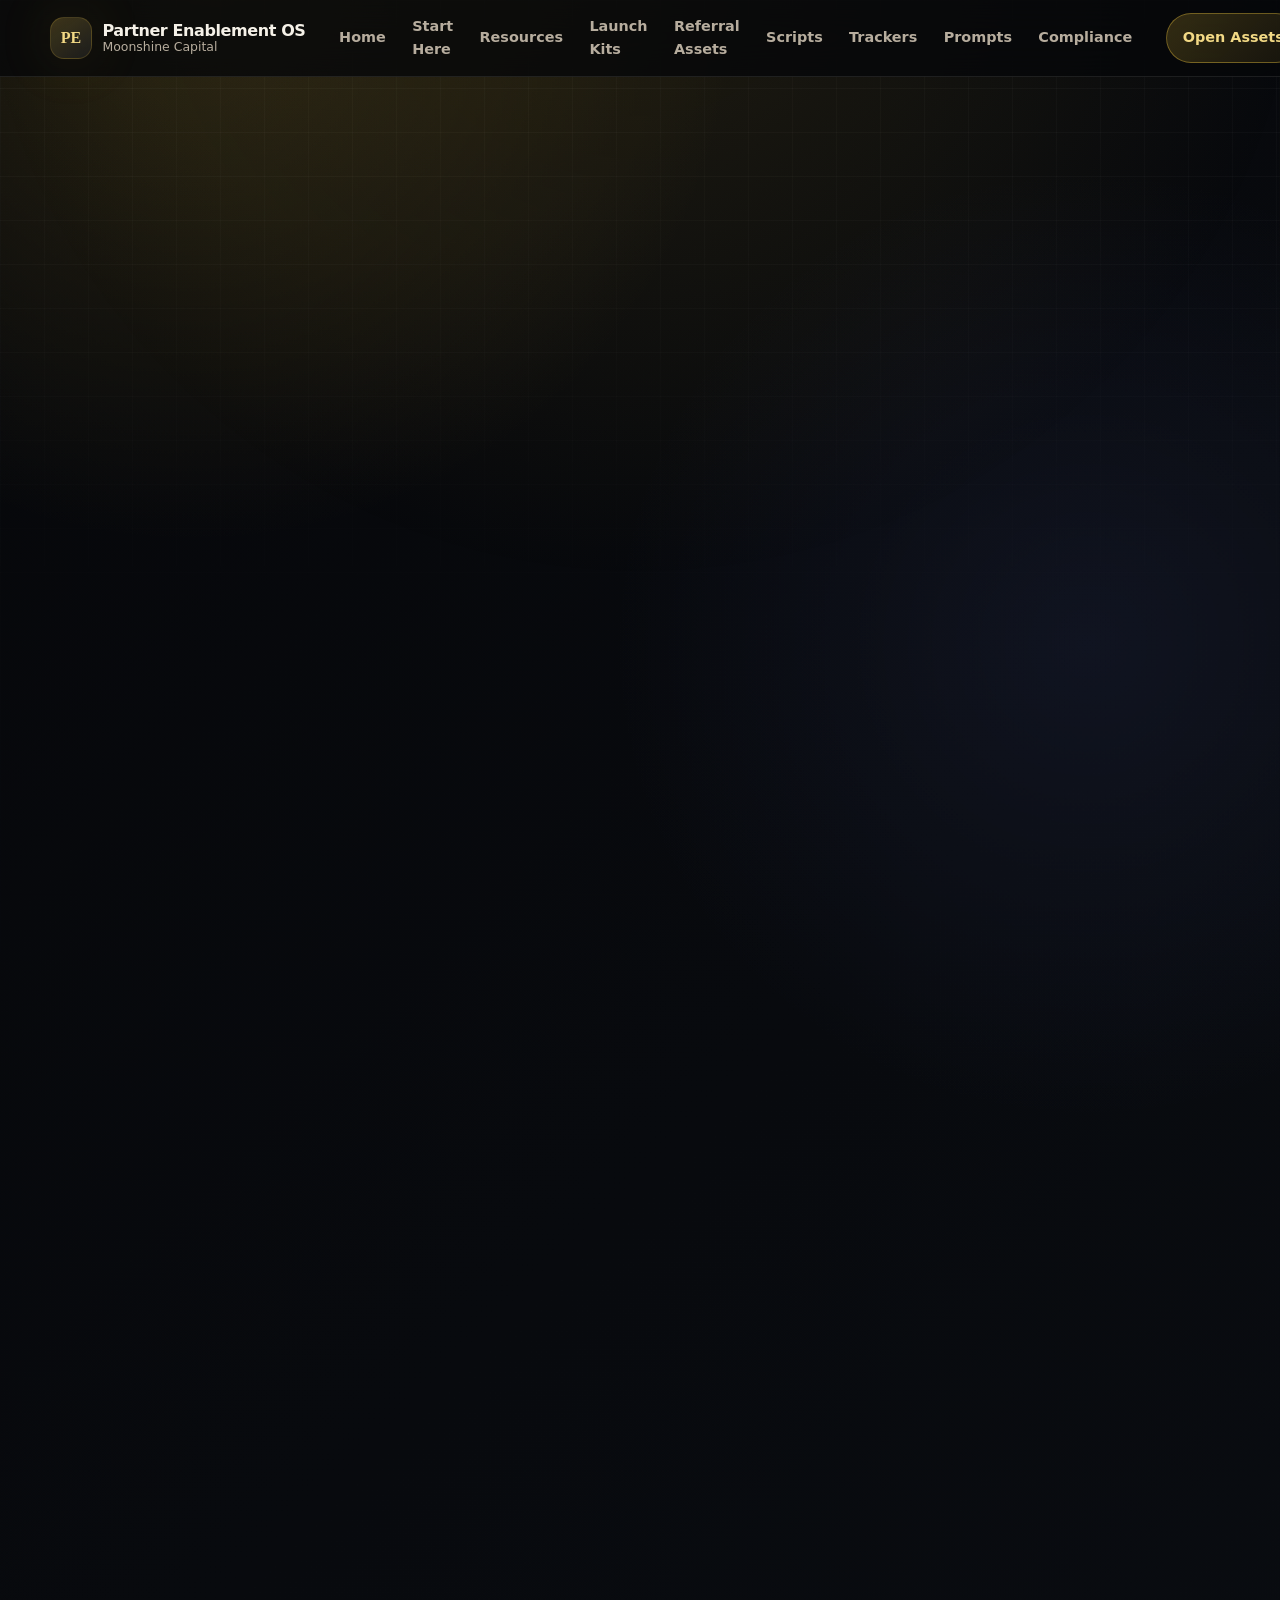
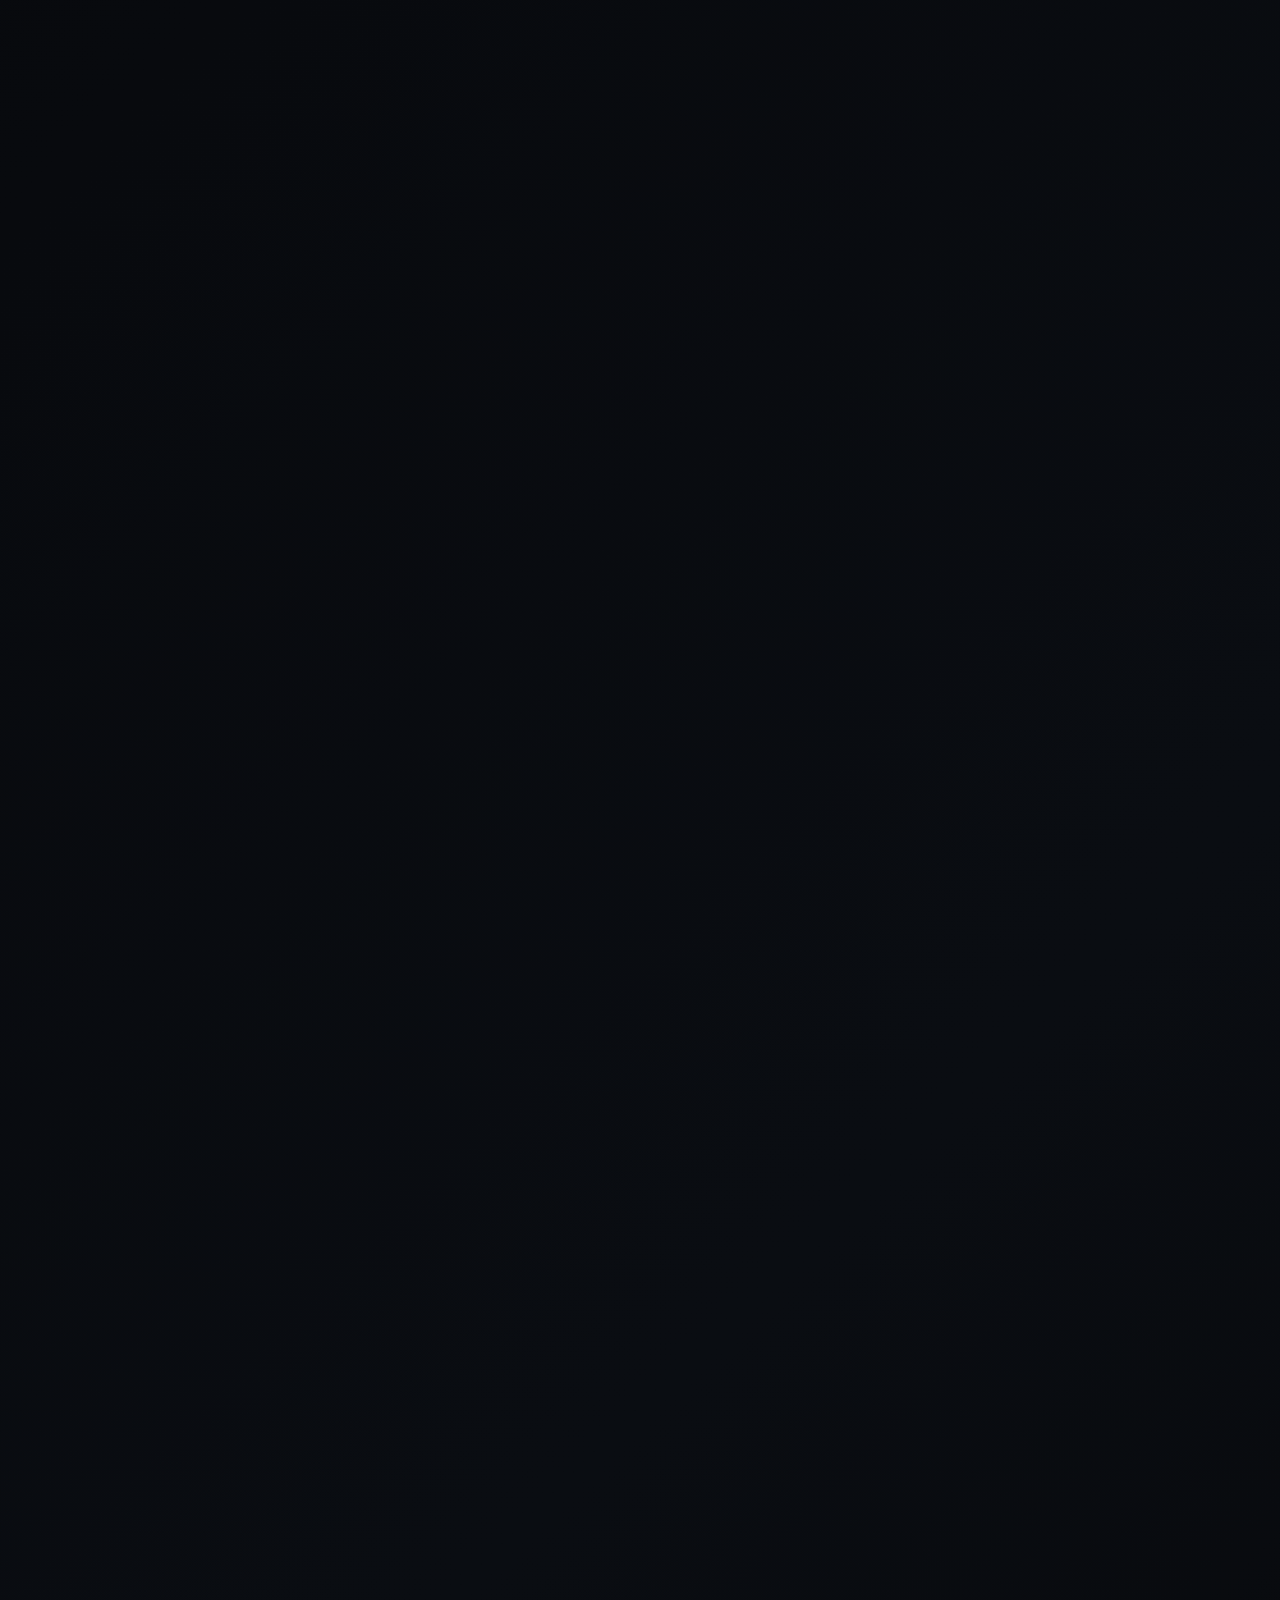
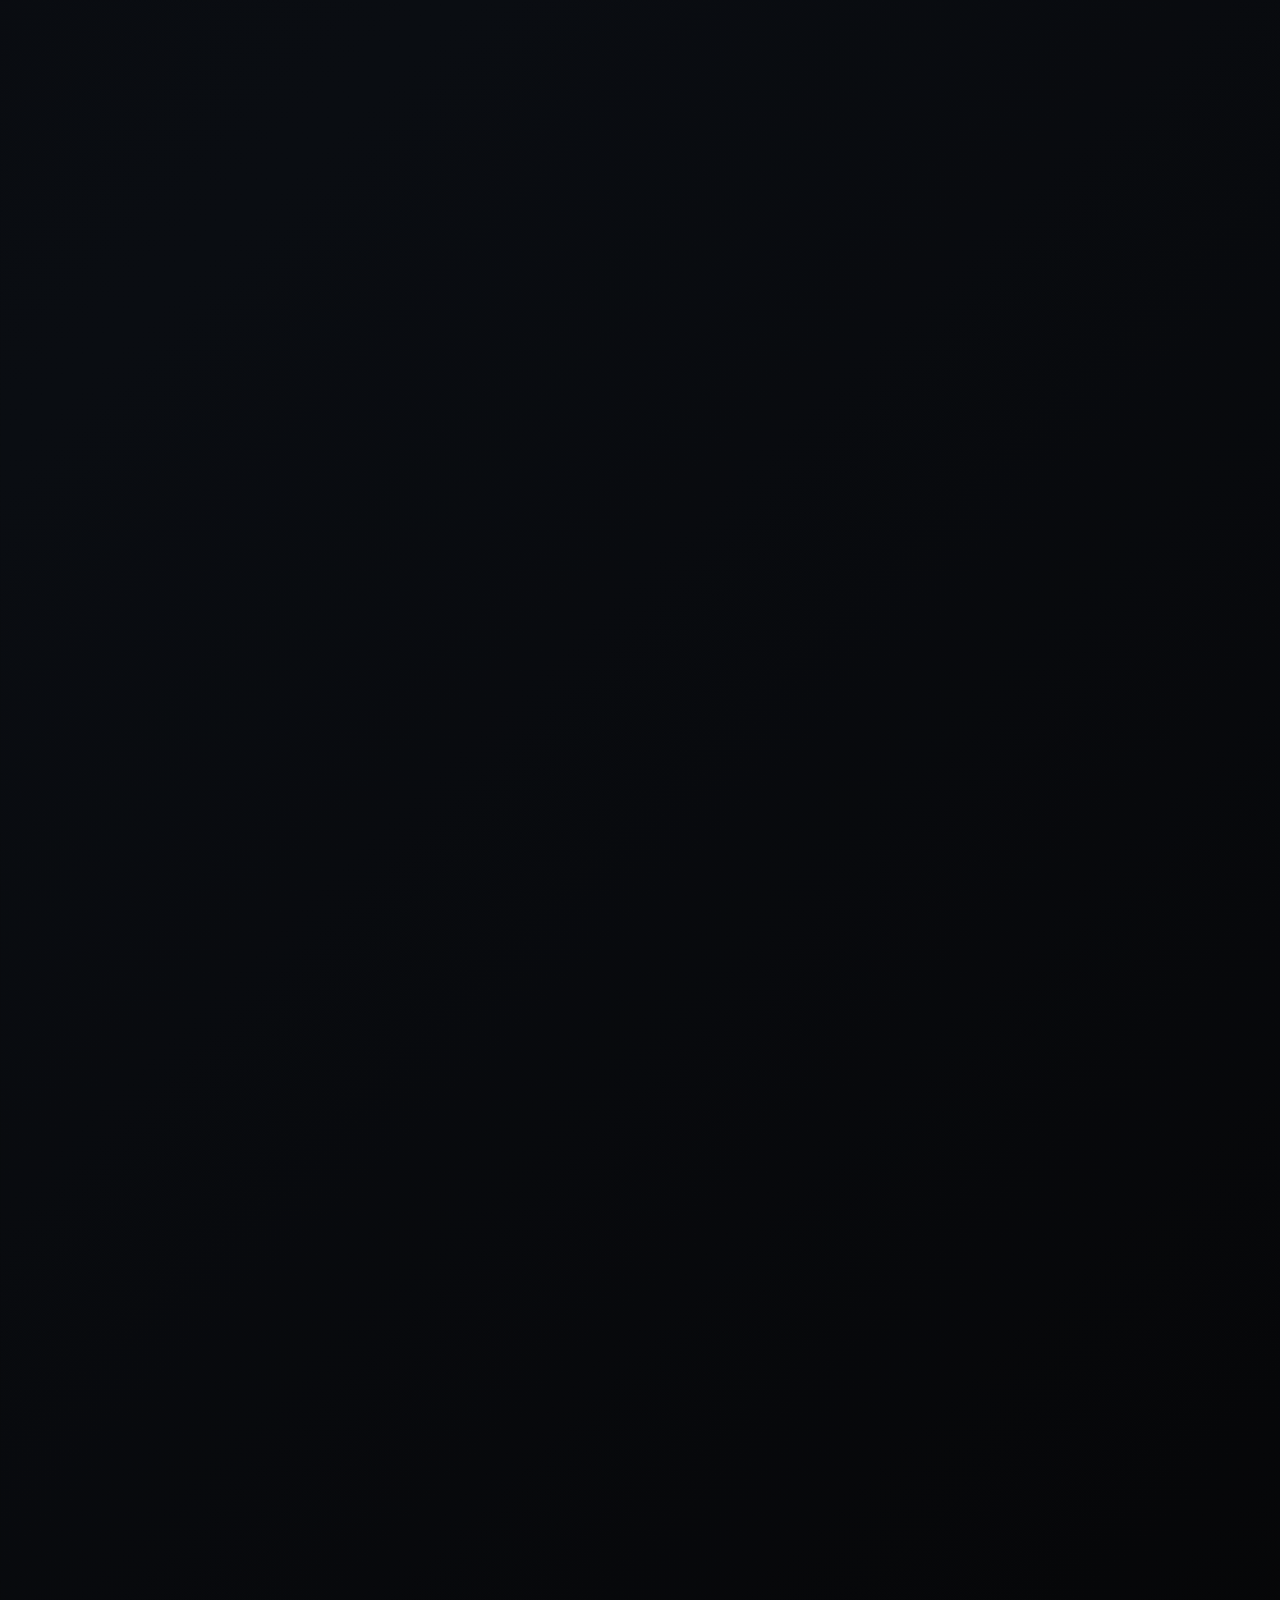
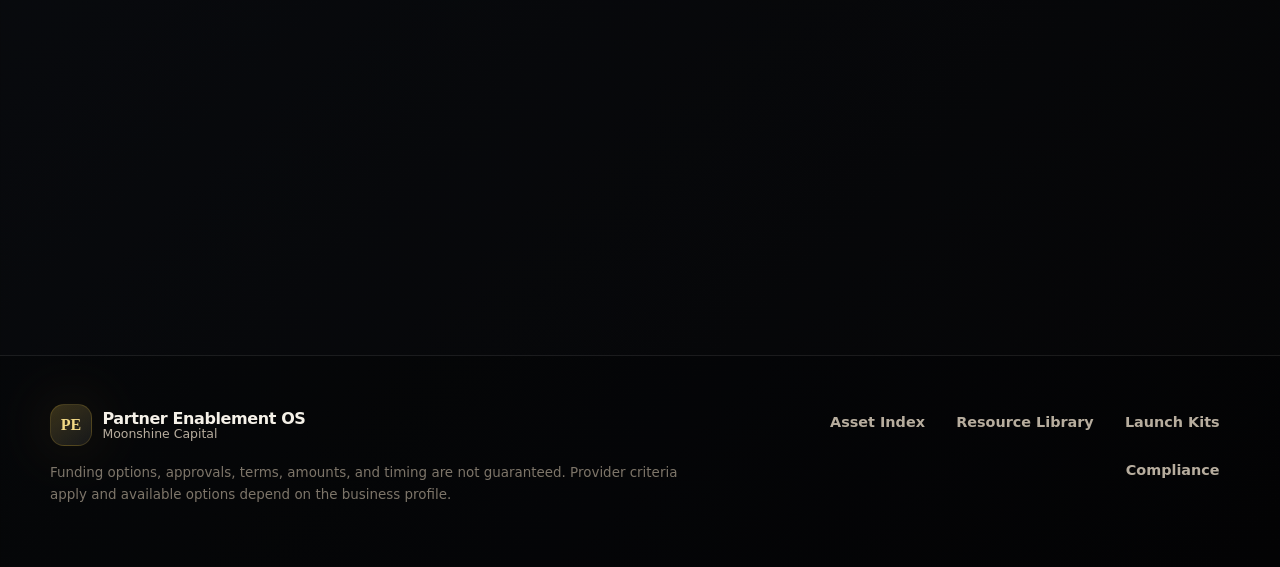
<file: pages/darwin-hanneman.html>
<!doctype html>
<html lang="en">
  <head>
    <meta charset="utf-8">
    <meta name="viewport" content="width=device-width, initial-scale=1">
    <title>Darwin Hanneman Launch Kit Moved | Partner Enablement OS</title>
    <meta name="description" content="Darwin Hanneman's launch kit has moved under the Launch Kits section of Partner Enablement OS.">
    <meta name="robots" content="noindex,follow">
    <link rel="canonical" href="https://partner-enablement-os.vercel.app/pages/launch-kits/darwin-hanneman.html">
    <meta http-equiv="refresh" content="0; url=/pages/launch-kits/darwin-hanneman.html">
    <link rel="stylesheet" href="/assets/css/styles.css">
  </head>

  <body>
    <a class="skip-link" href="#main">Skip to main content</a>

    <div class="site-shell">
      <header class="site-header" aria-label="Site header">
        <div class="container nav-wrap">
          <a class="brand-lockup" href="/index.html" aria-label="Partner Enablement OS home">
            <span class="brand-mark" aria-hidden="true">PE</span>
            <span class="brand-text">
              <span class="brand-name" data-brand-name>Partner Enablement OS</span>
              <span class="brand-kicker" data-brand-kicker>Moonshine Capital</span>
            </span>
          </a>
          <nav class="primary-nav" aria-label="Primary navigation">
            <a href="/index.html">Home</a>
            <a href="/pages/getting-started.html">Start Here</a>
            <a href="/pages/partner-resource-library.html">Resource Library</a>
            <a href="/pages/launch-kits.html">Launch Kits</a>
            <a href="/pages/compliance.html">Compliance</a>
          </nav>
        </div>
      </header>

      <main id="main">
        <section class="hero" aria-labelledby="page-title">
          <div class="container hero-grid">
            <div class="hero-copy reveal">
              <p class="eyebrow">Launch Kit Moved</p>
              <h1 id="page-title">Darwin Hanneman’s launch kit now lives under Launch Kits.</h1>
              <p class="hero-lede">
                Darwin is a Partner-specific launch kit, so the canonical page has moved to the nested Launch Kits structure.
                You should be redirected automatically.
              </p>
              <div class="hero-actions" aria-label="Primary actions">
                <a class="button button-primary" href="/pages/launch-kits/darwin-hanneman.html">Open Darwin Launch Kit</a>
                <a class="button button-secondary" href="/pages/launch-kits.html">View All Launch Kits</a>
              </div>
            </div>
            <aside class="command-panel reveal" aria-labelledby="redirect-title">
              <div class="panel-top">
                <div>
                  <p class="panel-label">Canonical URL</p>
                  <h2 id="redirect-title">/pages/launch-kits/darwin-hanneman.html</h2>
                </div>
                <span class="status-dot">Moved</span>
              </div>
              <p class="small-print">
                This legacy page is kept so old links do not break. Funding options, approvals, terms, amounts, and timing are not guaranteed. Provider criteria apply.
              </p>
            </aside>
          </div>
        </section>
      </main>

      <footer class="site-footer">
        <div class="container footer-grid">
          <div>
            <a class="brand-lockup" href="/index.html" aria-label="Partner Enablement OS home">
              <span class="brand-mark" aria-hidden="true">PE</span>
              <span class="brand-text"><span class="brand-name" data-brand-name>Partner Enablement OS</span><span class="brand-kicker" data-brand-kicker>Moonshine Capital</span></span>
            </a>
            <p class="small-print" style="margin-top: 1rem;">© <span data-current-year></span> Moonshine Capital. Partner Enablement OS is a static resource hub for Partner education, activation, and compliant resource delivery.</p>
          </div>
        </div>
      </footer>
    </div>

    <script src="/assets/js/app.js" defer></script>
  </body>
</html>
</file>
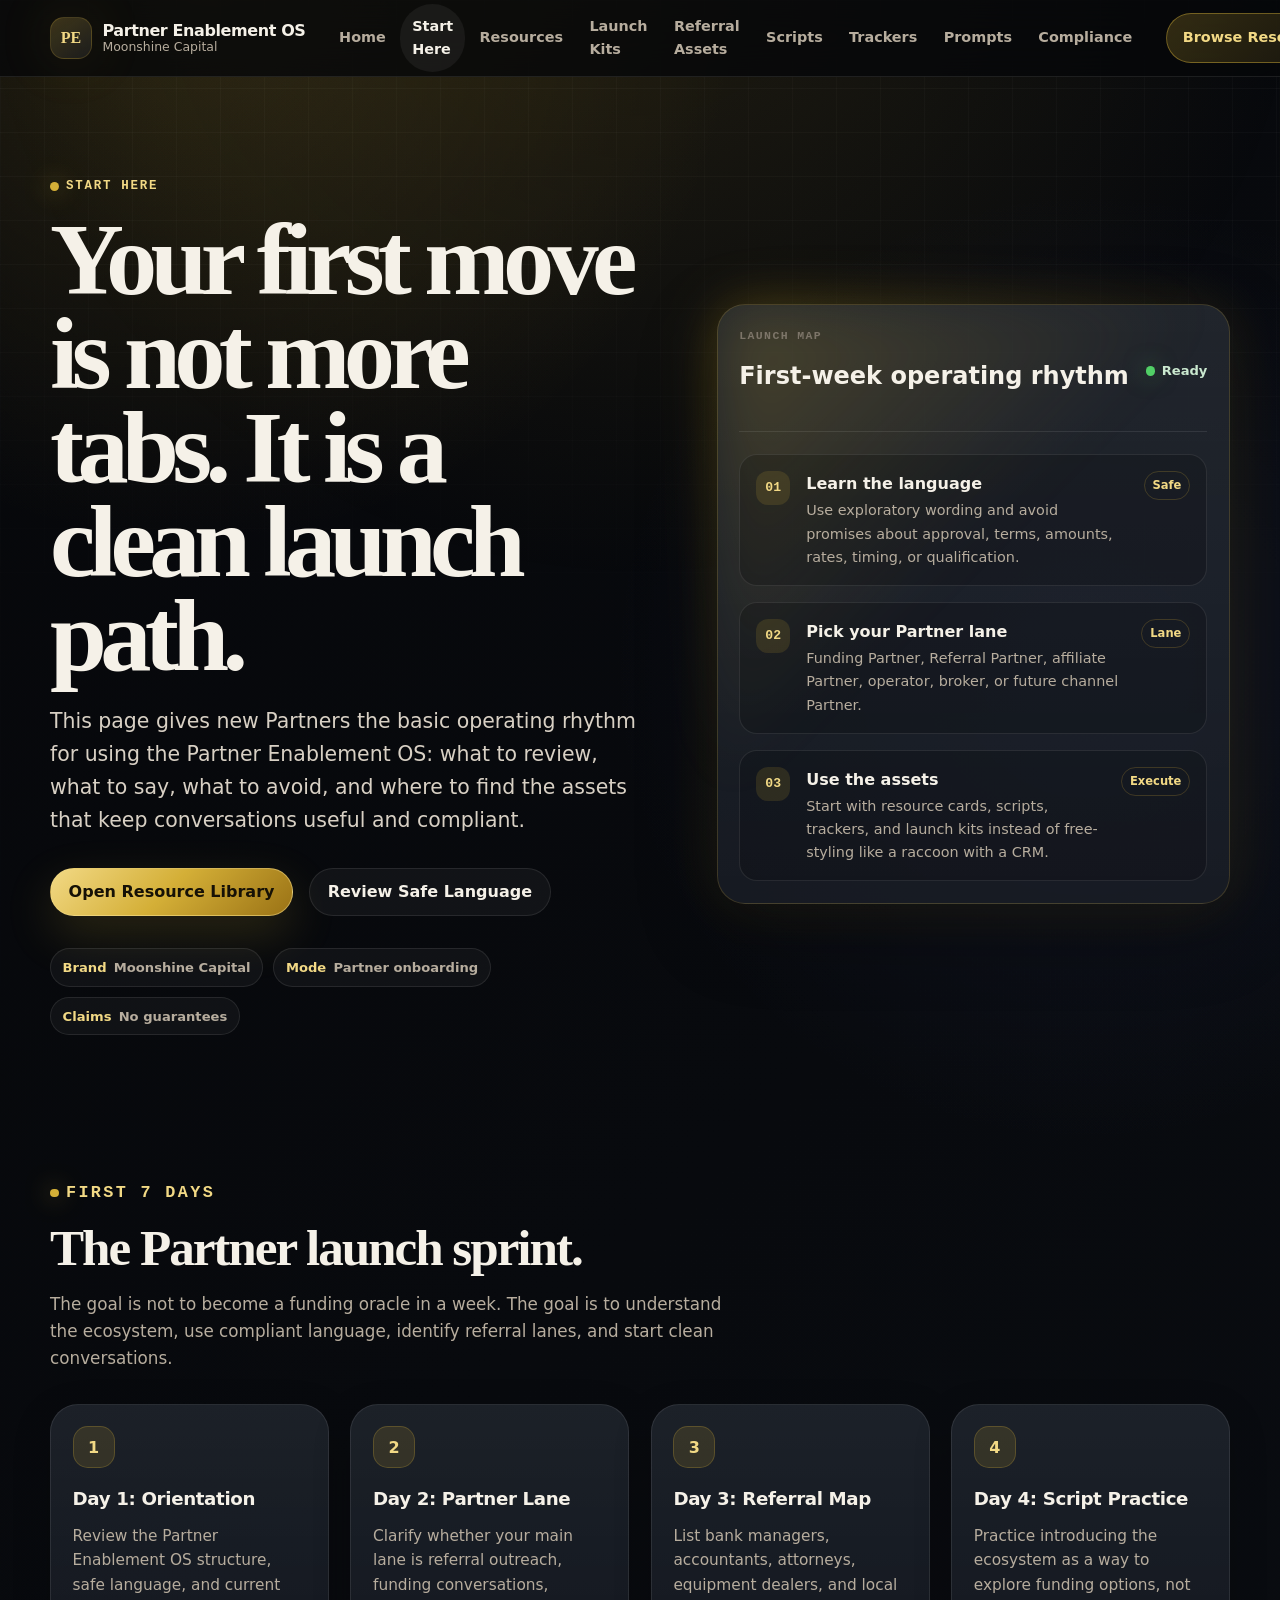
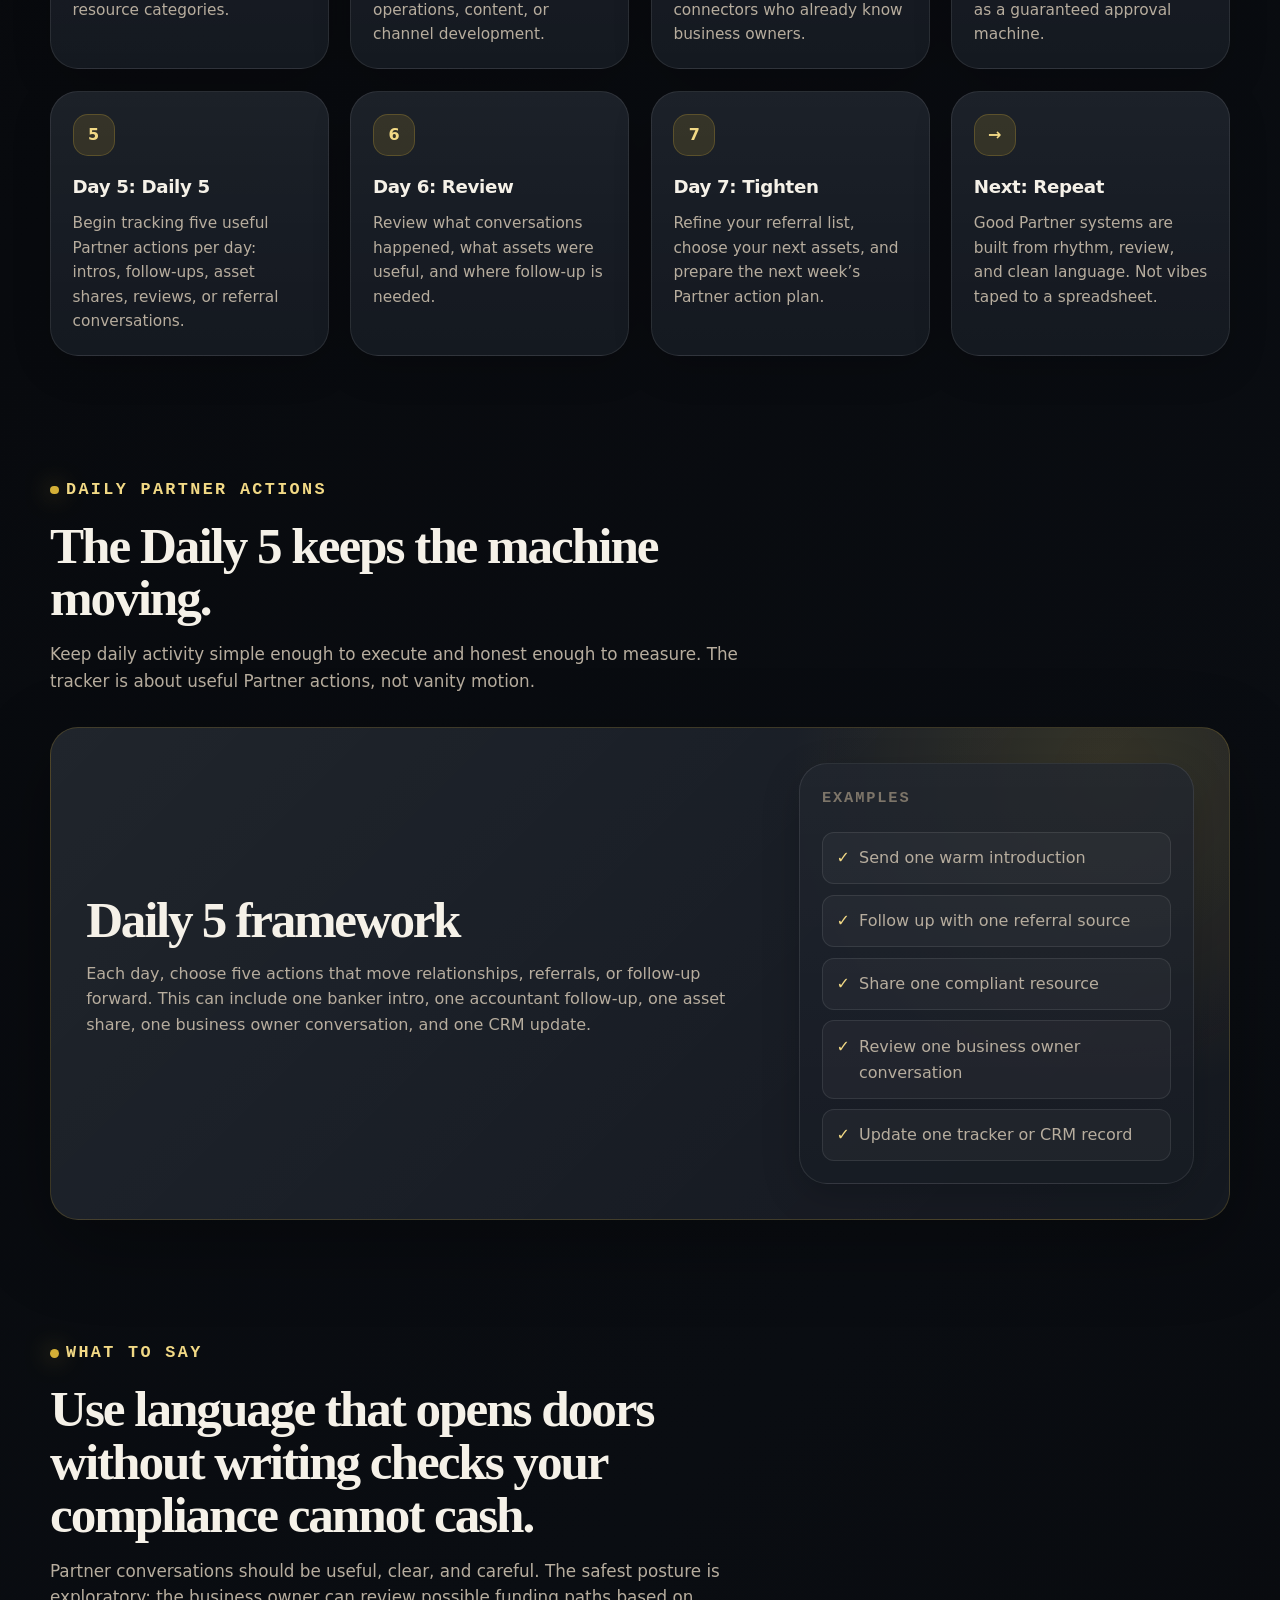
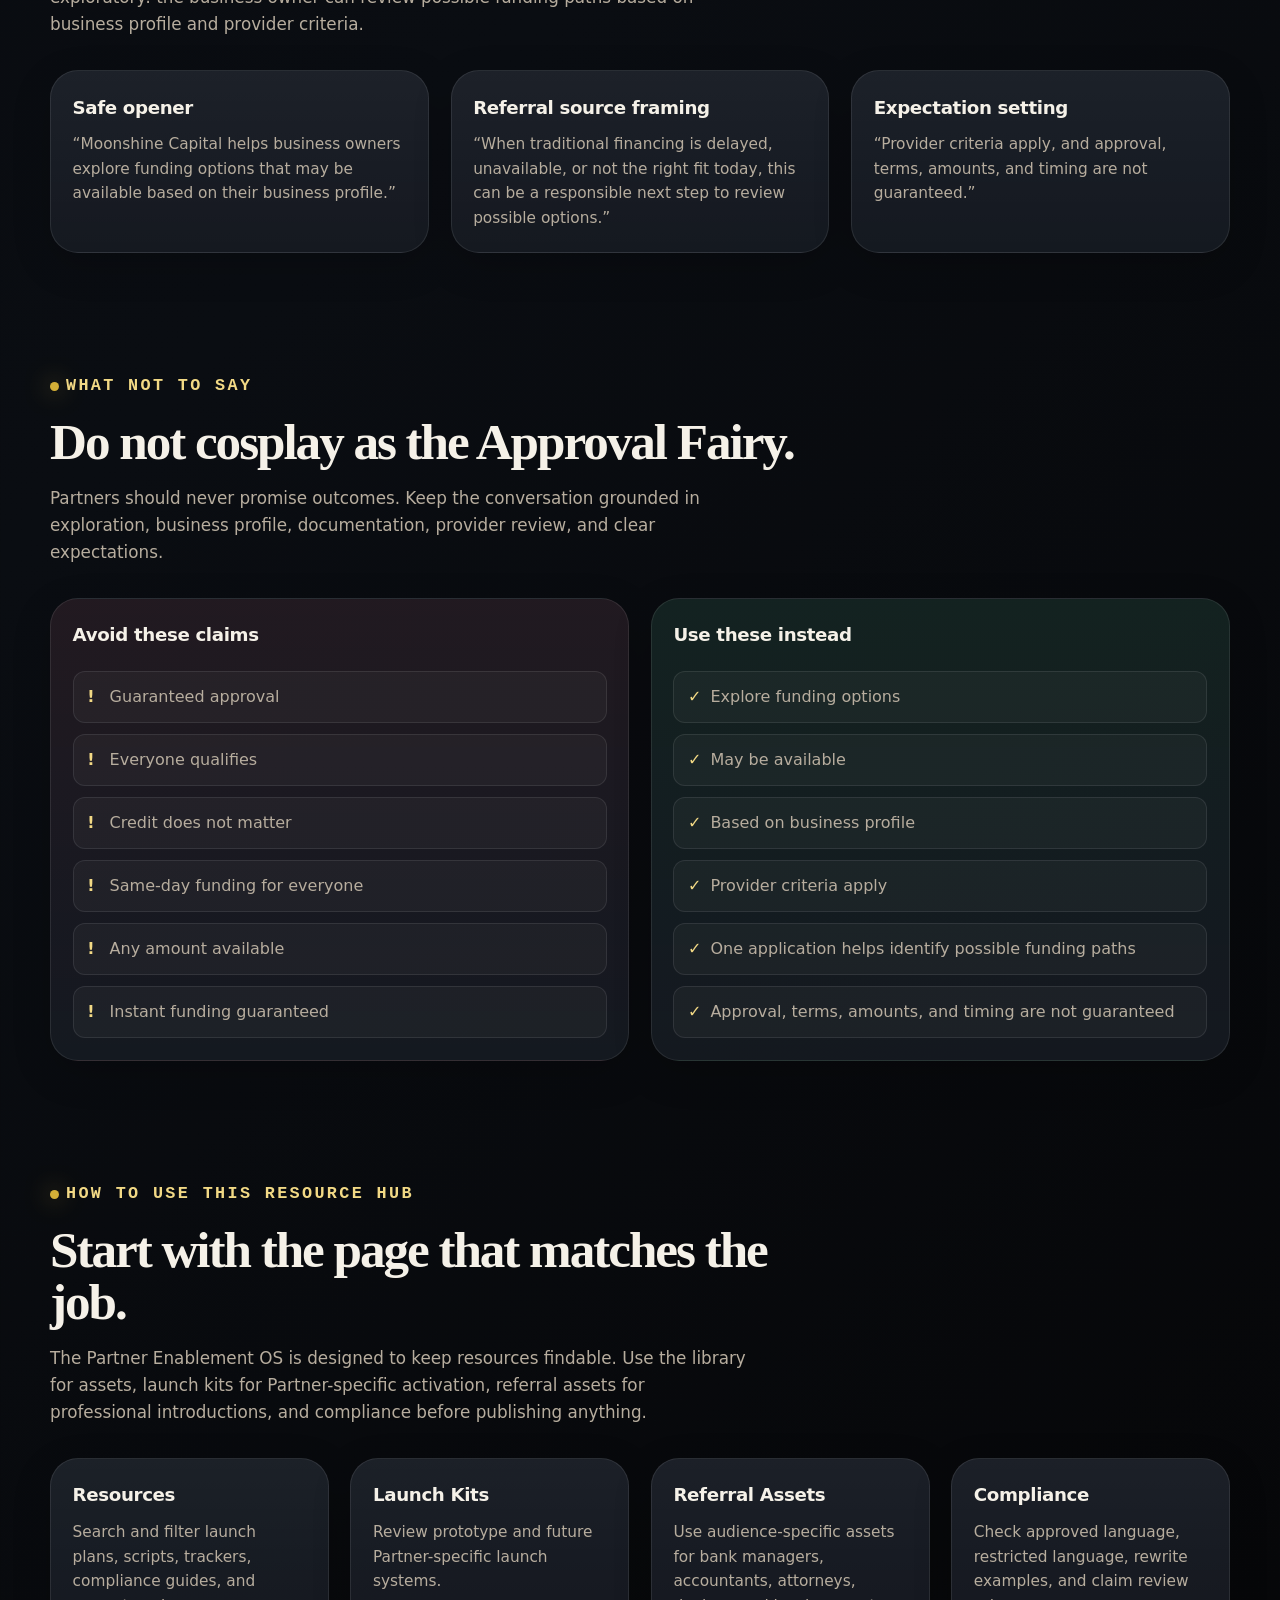
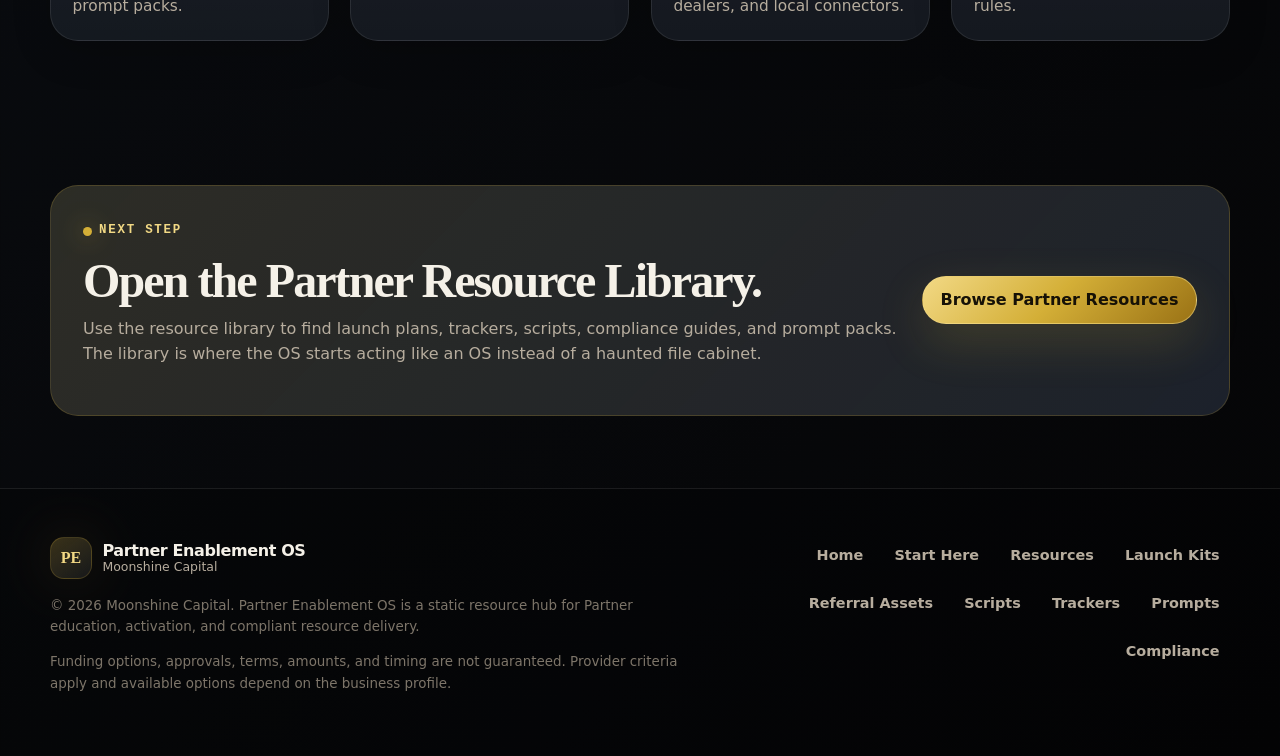
<file: pages/getting-started.html>
<!doctype html>
<html lang="en">
  <head>
    <meta charset="utf-8">
    <meta name="viewport" content="width=device-width, initial-scale=1">
    <title>Start Here | Partner Enablement OS</title>
    <meta
      name="description"
      content="A clear first-stop page for new Partners using the Moonshine Capital Partner Enablement OS."
    >
    <meta name="robots" content="index,follow">
    <link rel="canonical" href="https://partner-enablement-os.vercel.app/pages/getting-started.html">
    <meta property="og:type" content="website">
    <meta property="og:title" content="Start Here | Partner Enablement OS">
    <meta
      property="og:description"
      content="First steps, daily actions, safe language, and resource hub guidance for new Partners."
    >
    <meta property="og:url" content="https://partner-enablement-os.vercel.app/pages/getting-started.html">
    <link rel="stylesheet" href="/assets/css/styles.css">
  </head>

  <body>
    <a class="skip-link" href="#main">Skip to main content</a>

    <div class="site-shell">
      <header class="site-header" aria-label="Site header">
        <div class="container nav-wrap">
          <a class="brand-lockup" href="/index.html" aria-label="Partner Enablement OS home">
            <span class="brand-mark" aria-hidden="true">PE</span>
            <span class="brand-text">
              <span class="brand-name" data-brand-name>Partner Enablement OS</span>
              <span class="brand-kicker" data-brand-kicker>Moonshine Capital</span>
            </span>
          </a>

          <button
            class="nav-toggle"
            type="button"
            aria-label="Toggle navigation"
            aria-expanded="false"
            data-nav-toggle
          >
            <span class="nav-toggle-lines" aria-hidden="true"></span>
          </button>

          <nav class="primary-nav" aria-label="Primary navigation" data-site-nav>
            <a href="/index.html">Home</a>
            <a href="/pages/getting-started.html" aria-current="page">Start Here</a>
            <a href="/pages/partner-resource-library.html">Resources</a>
            <a href="/pages/launch-kits.html">Launch Kits</a>
            <a href="/pages/referral-partner-assets.html">Referral Assets</a>
            <a href="/pages/scripts.html">Scripts</a>
            <a href="/pages/trackers.html">Trackers</a>
            <a href="/pages/prompts.html">Prompts</a>
            <a href="/pages/compliance.html">Compliance</a>
          </nav>

          <a class="header-cta" href="/pages/partner-resource-library.html">Browse Resources</a>
        </div>
      </header>

      <main id="main">
        <section class="hero" aria-labelledby="page-title">
          <div class="container hero-grid">
            <div class="hero-copy reveal">
              <p class="eyebrow">Start Here</p>
              <h1 id="page-title">Your first move is not more tabs. It is a clean launch path.</h1>
              <p class="hero-lede">
                This page gives new Partners the basic operating rhythm for using the
                Partner Enablement OS: what to review, what to say, what to avoid, and
                where to find the assets that keep conversations useful and compliant.
              </p>

              <div class="hero-actions" aria-label="Primary actions">
                <a class="button button-primary" href="/pages/partner-resource-library.html">
                  Open Resource Library
                </a>
                <a class="button button-secondary" href="/pages/compliance.html">
                  Review Safe Language
                </a>
              </div>

              <div class="hero-meta" aria-label="Page facts">
                <span class="pill"><strong>Brand</strong> Moonshine Capital</span>
                <span class="pill"><strong>Mode</strong> Partner onboarding</span>
                <span class="pill"><strong>Claims</strong> No guarantees</span>
              </div>
            </div>

            <aside class="command-panel reveal" aria-labelledby="launch-map-title">
              <div class="panel-top">
                <div>
                  <p class="panel-label">Launch Map</p>
                  <h2 id="launch-map-title">First-week operating rhythm</h2>
                </div>
                <span class="status-dot">Ready</span>
              </div>

              <ol class="panel-list">
                <li class="panel-item">
                  <span class="panel-num">01</span>
                  <div>
                    <h3>Learn the language</h3>
                    <p>Use exploratory wording and avoid promises about approval, terms, amounts, rates, timing, or qualification.</p>
                  </div>
                  <span class="panel-tag">Safe</span>
                </li>
                <li class="panel-item">
                  <span class="panel-num">02</span>
                  <div>
                    <h3>Pick your Partner lane</h3>
                    <p>Funding Partner, Referral Partner, affiliate Partner, operator, broker, or future channel Partner.</p>
                  </div>
                  <span class="panel-tag">Lane</span>
                </li>
                <li class="panel-item">
                  <span class="panel-num">03</span>
                  <div>
                    <h3>Use the assets</h3>
                    <p>Start with resource cards, scripts, trackers, and launch kits instead of free-styling like a raccoon with a CRM.</p>
                  </div>
                  <span class="panel-tag">Execute</span>
                </li>
              </ol>
            </aside>
          </div>
        </section>

        <section class="section" aria-labelledby="first-seven-title">
          <div class="container">
            <div class="section-header reveal">
              <p class="eyebrow">First 7 Days</p>
              <h2 id="first-seven-title">The Partner launch sprint.</h2>
              <p>
                The goal is not to become a funding oracle in a week. The goal is to
                understand the ecosystem, use compliant language, identify referral lanes,
                and start clean conversations.
              </p>
            </div>

            <div class="grid grid-4">
              <article class="card reveal">
                <div class="card-icon" aria-hidden="true">1</div>
                <h3>Day 1: Orientation</h3>
                <p>Review the Partner Enablement OS structure, safe language, and current resource categories.</p>
              </article>

              <article class="card reveal">
                <div class="card-icon" aria-hidden="true">2</div>
                <h3>Day 2: Partner Lane</h3>
                <p>Clarify whether your main lane is referral outreach, funding conversations, operations, content, or channel development.</p>
              </article>

              <article class="card reveal">
                <div class="card-icon" aria-hidden="true">3</div>
                <h3>Day 3: Referral Map</h3>
                <p>List bank managers, accountants, attorneys, equipment dealers, and local connectors who already know business owners.</p>
              </article>

              <article class="card reveal">
                <div class="card-icon" aria-hidden="true">4</div>
                <h3>Day 4: Script Practice</h3>
                <p>Practice introducing the ecosystem as a way to explore funding options, not as a guaranteed approval machine.</p>
              </article>

              <article class="card reveal">
                <div class="card-icon" aria-hidden="true">5</div>
                <h3>Day 5: Daily 5</h3>
                <p>Begin tracking five useful Partner actions per day: intros, follow-ups, asset shares, reviews, or referral conversations.</p>
              </article>

              <article class="card reveal">
                <div class="card-icon" aria-hidden="true">6</div>
                <h3>Day 6: Review</h3>
                <p>Review what conversations happened, what assets were useful, and where follow-up is needed.</p>
              </article>

              <article class="card reveal">
                <div class="card-icon" aria-hidden="true">7</div>
                <h3>Day 7: Tighten</h3>
                <p>Refine your referral list, choose your next assets, and prepare the next week’s Partner action plan.</p>
              </article>

              <article class="card reveal">
                <div class="card-icon" aria-hidden="true">→</div>
                <h3>Next: Repeat</h3>
                <p>Good Partner systems are built from rhythm, review, and clean language. Not vibes taped to a spreadsheet.</p>
              </article>
            </div>
          </div>
        </section>

        <section class="section section-tight" aria-labelledby="daily-actions-title">
          <div class="container">
            <div class="section-header reveal">
              <p class="eyebrow">Daily Partner Actions</p>
              <h2 id="daily-actions-title">The Daily 5 keeps the machine moving.</h2>
              <p>
                Keep daily activity simple enough to execute and honest enough to measure.
                The tracker is about useful Partner actions, not vanity motion.
              </p>
            </div>

            <div class="featured-card reveal">
              <div>
                <h2>Daily 5 framework</h2>
                <p>
                  Each day, choose five actions that move relationships, referrals, or
                  follow-up forward. This can include one banker intro, one accountant
                  follow-up, one asset share, one business owner conversation, and one CRM update.
                </p>
              </div>

              <aside class="card" aria-label="Daily 5 action examples">
                <p class="panel-label">Examples</p>
                <ul class="check-list">
                  <li>Send one warm introduction</li>
                  <li>Follow up with one referral source</li>
                  <li>Share one compliant resource</li>
                  <li>Review one business owner conversation</li>
                  <li>Update one tracker or CRM record</li>
                </ul>
              </aside>
            </div>
          </div>
        </section>

        <section class="section" aria-labelledby="what-to-say-title">
          <div class="container">
            <div class="section-header reveal">
              <p class="eyebrow">What to Say</p>
              <h2 id="what-to-say-title">Use language that opens doors without writing checks your compliance cannot cash.</h2>
              <p>
                Partner conversations should be useful, clear, and careful. The safest
                posture is exploratory: the business owner can review possible funding
                paths based on business profile and provider criteria.
              </p>
            </div>

            <div class="grid grid-3">
              <article class="card reveal">
                <h3>Safe opener</h3>
                <p>
                  “Moonshine Capital helps business owners explore funding options that
                  may be available based on their business profile.”
                </p>
              </article>

              <article class="card reveal">
                <h3>Referral source framing</h3>
                <p>
                  “When traditional financing is delayed, unavailable, or not the right
                  fit today, this can be a responsible next step to review possible options.”
                </p>
              </article>

              <article class="card reveal">
                <h3>Expectation setting</h3>
                <p>
                  “Provider criteria apply, and approval, terms, amounts, and timing are
                  not guaranteed.”
                </p>
              </article>
            </div>
          </div>
        </section>

        <section class="section section-tight" aria-labelledby="what-not-title">
          <div class="container">
            <div class="section-header reveal">
              <p class="eyebrow">What Not to Say</p>
              <h2 id="what-not-title">Do not cosplay as the Approval Fairy.</h2>
              <p>
                Partners should never promise outcomes. Keep the conversation grounded in
                exploration, business profile, documentation, provider review, and clear expectations.
              </p>
            </div>

            <div class="compliance-grid">
              <article class="card compliance-card restricted reveal">
                <h3>Avoid these claims</h3>
                <ul class="warning-list">
                  <li>Guaranteed approval</li>
                  <li>Everyone qualifies</li>
                  <li>Credit does not matter</li>
                  <li>Same-day funding for everyone</li>
                  <li>Any amount available</li>
                  <li>Instant funding guaranteed</li>
                </ul>
              </article>

              <article class="card compliance-card safe reveal">
                <h3>Use these instead</h3>
                <ul class="check-list">
                  <li>Explore funding options</li>
                  <li>May be available</li>
                  <li>Based on business profile</li>
                  <li>Provider criteria apply</li>
                  <li>One application helps identify possible funding paths</li>
                  <li>Approval, terms, amounts, and timing are not guaranteed</li>
                </ul>
              </article>
            </div>
          </div>
        </section>

        <section class="section" aria-labelledby="hub-title">
          <div class="container">
            <div class="section-header reveal">
              <p class="eyebrow">How to Use This Resource Hub</p>
              <h2 id="hub-title">Start with the page that matches the job.</h2>
              <p>
                The Partner Enablement OS is designed to keep resources findable. Use the
                library for assets, launch kits for Partner-specific activation, referral
                assets for professional introductions, and compliance before publishing anything.
              </p>
            </div>

            <div class="grid grid-4">
              <article class="card reveal">
                <h3>Resources</h3>
                <p>Search and filter launch plans, scripts, trackers, compliance guides, and prompt packs.</p>
              </article>

              <article class="card reveal">
                <h3>Launch Kits</h3>
                <p>Review prototype and future Partner-specific launch systems.</p>
              </article>

              <article class="card reveal">
                <h3>Referral Assets</h3>
                <p>Use audience-specific assets for bank managers, accountants, attorneys, dealers, and local connectors.</p>
              </article>

              <article class="card reveal">
                <h3>Compliance</h3>
                <p>Check approved language, restricted language, rewrite examples, and claim review rules.</p>
              </article>
            </div>
          </div>
        </section>

        <section class="section" aria-labelledby="next-title">
          <div class="container">
            <article class="source-card reveal">
              <div>
                <p class="eyebrow">Next Step</p>
                <h2 id="next-title">Open the Partner Resource Library.</h2>
                <p>
                  Use the resource library to find launch plans, trackers, scripts,
                  compliance guides, and prompt packs. The library is where the OS starts
                  acting like an OS instead of a haunted file cabinet.
                </p>
              </div>

              <a class="button button-primary" href="/pages/partner-resource-library.html">
                Browse Partner Resources
              </a>
            </article>
          </div>
        </section>
      </main>

      <footer class="site-footer">
        <div class="container footer-grid">
          <div>
            <a class="brand-lockup" href="/index.html" aria-label="Partner Enablement OS home">
              <span class="brand-mark" aria-hidden="true">PE</span>
              <span class="brand-text">
                <span class="brand-name" data-brand-name>Partner Enablement OS</span>
                <span class="brand-kicker" data-brand-kicker>Moonshine Capital</span>
              </span>
            </a>
            <p class="small-print" style="margin-top: 1rem;">
              © <span data-current-year></span> Moonshine Capital. Partner Enablement OS is a
              static resource hub for Partner education, activation, and compliant resource delivery.
            </p>
            <p class="small-print">
              Funding options, approvals, terms, amounts, and timing are not guaranteed.
              Provider criteria apply and available options depend on the business profile.
            </p>
          </div>

          <nav class="footer-links" aria-label="Footer navigation" data-footer-nav>
            <a href="/index.html">Home</a>
            <a href="/pages/getting-started.html">Start Here</a>
            <a href="/pages/partner-resource-library.html">Resources</a>
            <a href="/pages/launch-kits.html">Launch Kits</a>
            <a href="/pages/referral-partner-assets.html">Referral Assets</a>
            <a href="/pages/scripts.html">Scripts</a>
            <a href="/pages/trackers.html">Trackers</a>
            <a href="/pages/prompts.html">Prompts</a>
            <a href="/pages/compliance.html">Compliance</a>
          </nav>
        </div>
      </footer>
    </div>

    <script src="/assets/js/app.js" defer></script>
  </body>
</html>
</file>
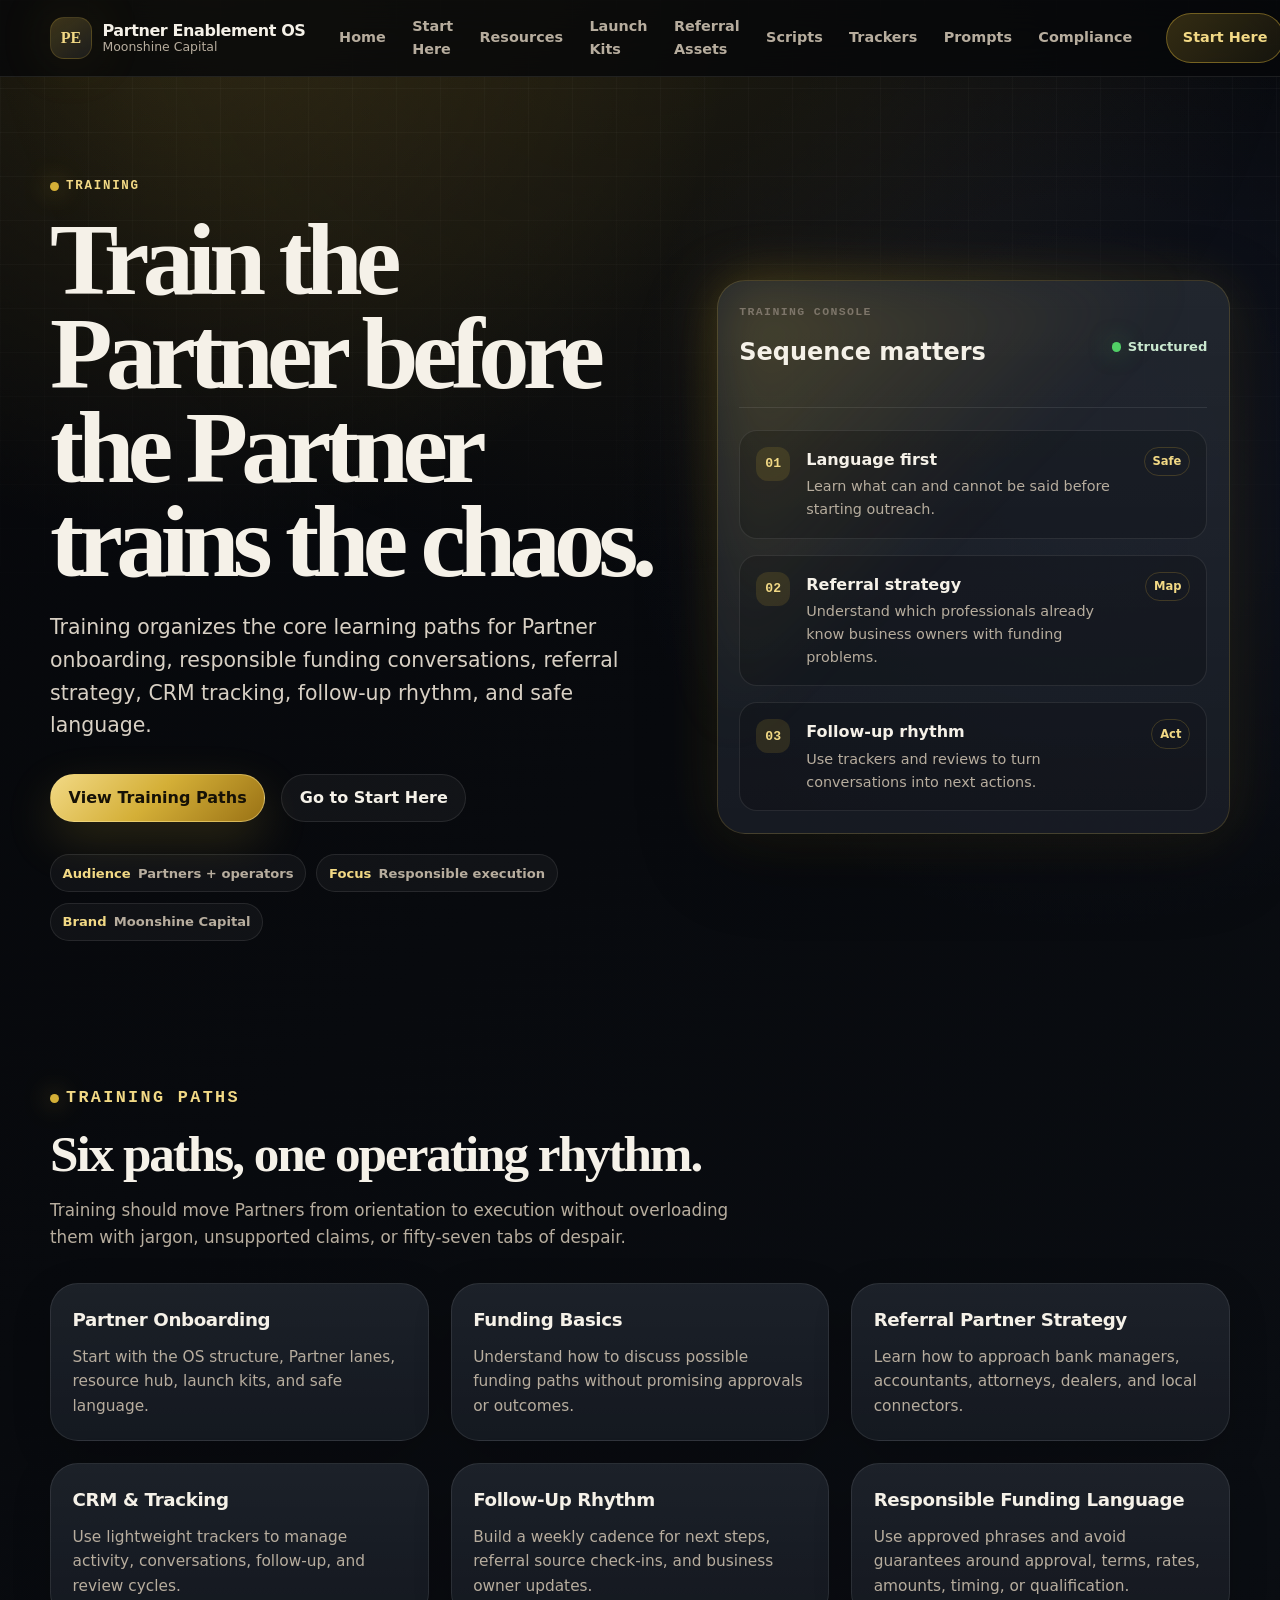
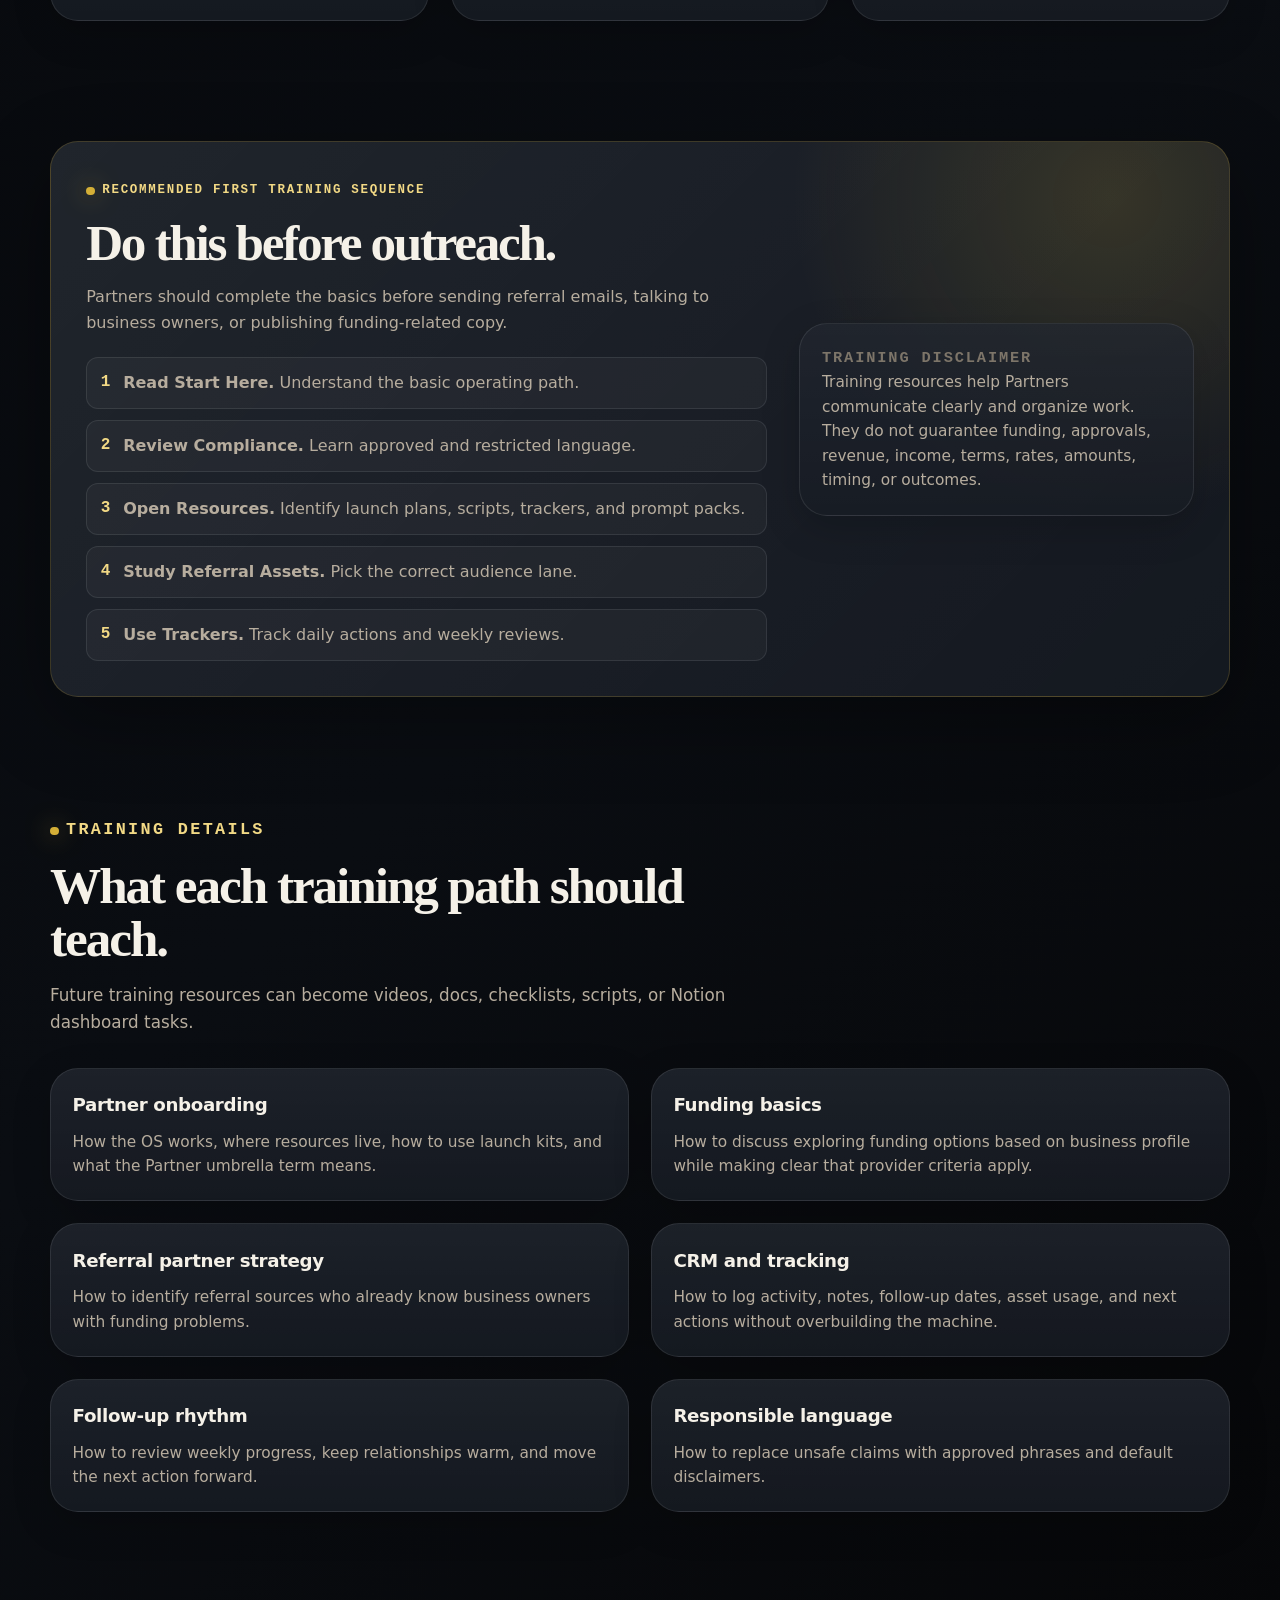
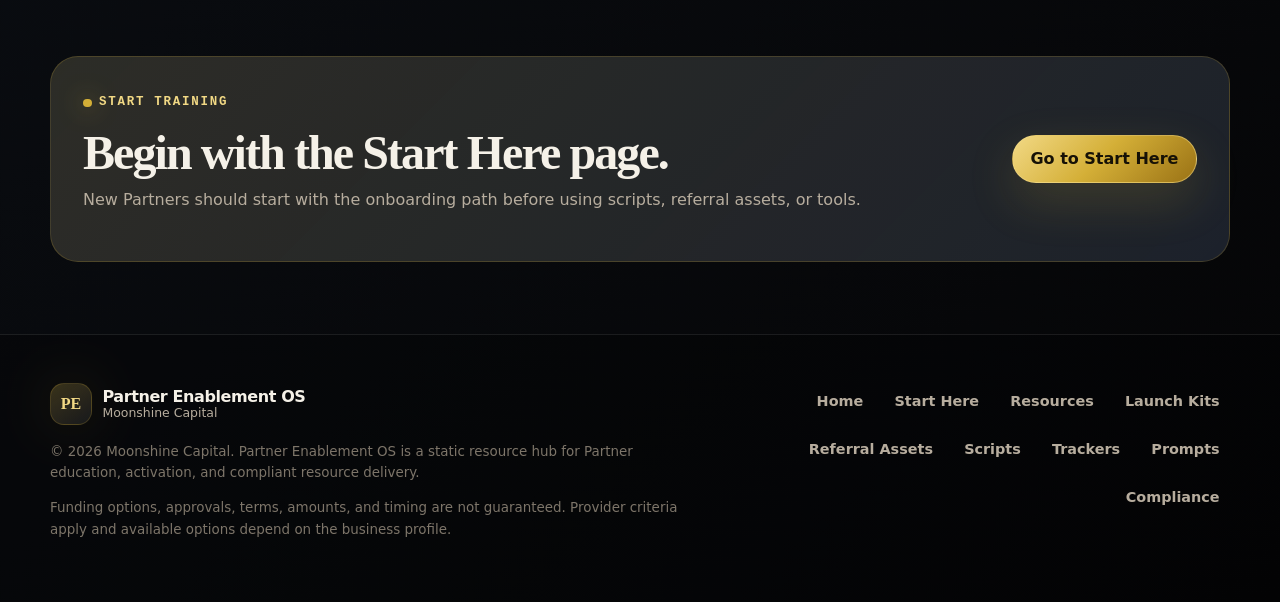
<file: pages/training.html>
<!doctype html>
<html lang="en">
  <head>
    <meta charset="utf-8">
    <meta name="viewport" content="width=device-width, initial-scale=1">
    <title>Training | Partner Enablement OS</title>
    <meta name="description" content="Partner training paths for onboarding, funding basics, referral strategy, CRM tracking, follow-up rhythm, and responsible funding language.">
    <meta name="robots" content="index,follow">
    <link rel="canonical" href="https://partner-enablement-os.vercel.app/pages/training.html">
    <meta property="og:type" content="website">
    <meta property="og:title" content="Training | Partner Enablement OS">
    <meta property="og:description" content="Training paths for Partner onboarding, referral strategy, tracking, follow-up, and safe funding conversations.">
    <meta property="og:url" content="https://partner-enablement-os.vercel.app/pages/training.html">
    <link rel="stylesheet" href="/assets/css/styles.css">
  </head>

  <body>
    <a class="skip-link" href="#main">Skip to main content</a>

    <div class="site-shell">
      <header class="site-header" aria-label="Site header">
        <div class="container nav-wrap">
          <a class="brand-lockup" href="/index.html" aria-label="Partner Enablement OS home">
            <span class="brand-mark" aria-hidden="true">PE</span>
            <span class="brand-text">
              <span class="brand-name" data-brand-name>Partner Enablement OS</span>
              <span class="brand-kicker" data-brand-kicker>Moonshine Capital</span>
            </span>
          </a>

          <button class="nav-toggle" type="button" aria-label="Toggle navigation" aria-expanded="false" data-nav-toggle>
            <span class="nav-toggle-lines" aria-hidden="true"></span>
          </button>

          <nav class="primary-nav" aria-label="Primary navigation" data-site-nav>
            <a href="/index.html">Home</a>
            <a href="/pages/getting-started.html">Start Here</a>
            <a href="/pages/partner-resource-library.html">Resources</a>
            <a href="/pages/launch-kits.html">Launch Kits</a>
            <a href="/pages/referral-partner-assets.html">Referral Assets</a>
            <a href="/pages/scripts.html">Scripts</a>
            <a href="/pages/trackers.html">Trackers</a>
            <a href="/pages/prompts.html">Prompts</a>
            <a href="/pages/compliance.html">Compliance</a>
          </nav>

          <a class="header-cta" href="/pages/getting-started.html">Start Here</a>
        </div>
      </header>

      <main id="main">
        <section class="hero" aria-labelledby="page-title">
          <div class="container hero-grid">
            <div class="hero-copy reveal">
              <p class="eyebrow">Training</p>
              <h1 id="page-title">Train the Partner before the Partner trains the chaos.</h1>
              <p class="hero-lede">
                Training organizes the core learning paths for Partner onboarding, responsible
                funding conversations, referral strategy, CRM tracking, follow-up rhythm, and safe language.
              </p>
              <div class="hero-actions" aria-label="Primary actions">
                <a class="button button-primary" href="#training-paths">View Training Paths</a>
                <a class="button button-secondary" href="/pages/getting-started.html">Go to Start Here</a>
              </div>
              <div class="hero-meta">
                <span class="pill"><strong>Audience</strong> Partners + operators</span>
                <span class="pill"><strong>Focus</strong> Responsible execution</span>
                <span class="pill"><strong>Brand</strong> Moonshine Capital</span>
              </div>
            </div>

            <aside class="command-panel reveal" aria-labelledby="training-panel-title">
              <div class="panel-top">
                <div>
                  <p class="panel-label">Training Console</p>
                  <h2 id="training-panel-title">Sequence matters</h2>
                </div>
                <span class="status-dot">Structured</span>
              </div>
              <ol class="panel-list">
                <li class="panel-item">
                  <span class="panel-num">01</span>
                  <div>
                    <h3>Language first</h3>
                    <p>Learn what can and cannot be said before starting outreach.</p>
                  </div>
                  <span class="panel-tag">Safe</span>
                </li>
                <li class="panel-item">
                  <span class="panel-num">02</span>
                  <div>
                    <h3>Referral strategy</h3>
                    <p>Understand which professionals already know business owners with funding problems.</p>
                  </div>
                  <span class="panel-tag">Map</span>
                </li>
                <li class="panel-item">
                  <span class="panel-num">03</span>
                  <div>
                    <h3>Follow-up rhythm</h3>
                    <p>Use trackers and reviews to turn conversations into next actions.</p>
                  </div>
                  <span class="panel-tag">Act</span>
                </li>
              </ol>
            </aside>
          </div>
        </section>

        <section class="section" id="training-paths" aria-labelledby="paths-title">
          <div class="container">
            <div class="section-header reveal">
              <p class="eyebrow">Training Paths</p>
              <h2 id="paths-title">Six paths, one operating rhythm.</h2>
              <p>
                Training should move Partners from orientation to execution without overloading them
                with jargon, unsupported claims, or fifty-seven tabs of despair.
              </p>
            </div>

            <div class="grid grid-3">
              <article class="card reveal">
                <h3>Partner Onboarding</h3>
                <p>Start with the OS structure, Partner lanes, resource hub, launch kits, and safe language.</p>
              </article>
              <article class="card reveal">
                <h3>Funding Basics</h3>
                <p>Understand how to discuss possible funding paths without promising approvals or outcomes.</p>
              </article>
              <article class="card reveal">
                <h3>Referral Partner Strategy</h3>
                <p>Learn how to approach bank managers, accountants, attorneys, dealers, and local connectors.</p>
              </article>
              <article class="card reveal">
                <h3>CRM & Tracking</h3>
                <p>Use lightweight trackers to manage activity, conversations, follow-up, and review cycles.</p>
              </article>
              <article class="card reveal">
                <h3>Follow-Up Rhythm</h3>
                <p>Build a weekly cadence for next steps, referral source check-ins, and business owner updates.</p>
              </article>
              <article class="card reveal">
                <h3>Responsible Funding Language</h3>
                <p>Use approved phrases and avoid guarantees around approval, terms, rates, amounts, timing, or qualification.</p>
              </article>
            </div>
          </div>
        </section>

        <section class="section section-tight" aria-labelledby="sequence-title">
          <div class="container">
            <div class="featured-card reveal">
              <div>
                <p class="eyebrow">Recommended First Training Sequence</p>
                <h2 id="sequence-title">Do this before outreach.</h2>
                <p>
                  Partners should complete the basics before sending referral emails,
                  talking to business owners, or publishing funding-related copy.
                </p>
                <ol class="step-list">
                  <li><strong>Read Start Here.</strong> Understand the basic operating path.</li>
                  <li><strong>Review Compliance.</strong> Learn approved and restricted language.</li>
                  <li><strong>Open Resources.</strong> Identify launch plans, scripts, trackers, and prompt packs.</li>
                  <li><strong>Study Referral Assets.</strong> Pick the correct audience lane.</li>
                  <li><strong>Use Trackers.</strong> Track daily actions and weekly reviews.</li>
                </ol>
              </div>
              <aside class="card" aria-label="Training disclaimer">
                <p class="panel-label">Training Disclaimer</p>
                <p>
                  Training resources help Partners communicate clearly and organize work.
                  They do not guarantee funding, approvals, revenue, income, terms, rates, amounts, timing, or outcomes.
                </p>
              </aside>
            </div>
          </div>
        </section>

        <section class="section" aria-labelledby="details-title">
          <div class="container">
            <div class="section-header reveal">
              <p class="eyebrow">Training Details</p>
              <h2 id="details-title">What each training path should teach.</h2>
              <p>Future training resources can become videos, docs, checklists, scripts, or Notion dashboard tasks.</p>
            </div>

            <div class="grid grid-2">
              <article class="card reveal">
                <h3>Partner onboarding</h3>
                <p>How the OS works, where resources live, how to use launch kits, and what the Partner umbrella term means.</p>
              </article>
              <article class="card reveal">
                <h3>Funding basics</h3>
                <p>How to discuss exploring funding options based on business profile while making clear that provider criteria apply.</p>
              </article>
              <article class="card reveal">
                <h3>Referral partner strategy</h3>
                <p>How to identify referral sources who already know business owners with funding problems.</p>
              </article>
              <article class="card reveal">
                <h3>CRM and tracking</h3>
                <p>How to log activity, notes, follow-up dates, asset usage, and next actions without overbuilding the machine.</p>
              </article>
              <article class="card reveal">
                <h3>Follow-up rhythm</h3>
                <p>How to review weekly progress, keep relationships warm, and move the next action forward.</p>
              </article>
              <article class="card reveal">
                <h3>Responsible language</h3>
                <p>How to replace unsafe claims with approved phrases and default disclaimers.</p>
              </article>
            </div>
          </div>
        </section>

        <section class="section" aria-labelledby="cta-title">
          <div class="container">
            <article class="source-card reveal">
              <div>
                <p class="eyebrow">Start Training</p>
                <h2 id="cta-title">Begin with the Start Here page.</h2>
                <p>New Partners should start with the onboarding path before using scripts, referral assets, or tools.</p>
              </div>
              <a class="button button-primary" href="/pages/getting-started.html">Go to Start Here</a>
            </article>
          </div>
        </section>
      </main>

      <footer class="site-footer">
        <div class="container footer-grid">
          <div>
            <a class="brand-lockup" href="/index.html" aria-label="Partner Enablement OS home">
              <span class="brand-mark" aria-hidden="true">PE</span>
              <span class="brand-text">
                <span class="brand-name" data-brand-name>Partner Enablement OS</span>
                <span class="brand-kicker" data-brand-kicker>Moonshine Capital</span>
              </span>
            </a>
            <p class="small-print" style="margin-top: 1rem;">
              © <span data-current-year></span> Moonshine Capital. Partner Enablement OS is a static resource hub for Partner education, activation, and compliant resource delivery.
            </p>
            <p class="small-print">
              Funding options, approvals, terms, amounts, and timing are not guaranteed. Provider criteria apply and available options depend on the business profile.
            </p>
          </div>
          <nav class="footer-links" aria-label="Footer navigation" data-footer-nav>
            <a href="/index.html">Home</a>
            <a href="/pages/getting-started.html">Start Here</a>
            <a href="/pages/partner-resource-library.html">Resources</a>
            <a href="/pages/launch-kits.html">Launch Kits</a>
            <a href="/pages/referral-partner-assets.html">Referral Assets</a>
            <a href="/pages/scripts.html">Scripts</a>
            <a href="/pages/trackers.html">Trackers</a>
            <a href="/pages/prompts.html">Prompts</a>
            <a href="/pages/compliance.html">Compliance</a>
          </nav>
        </div>
      </footer>
    </div>

    <script src="/assets/js/app.js" defer></script>
  </body>
</html>
</file>
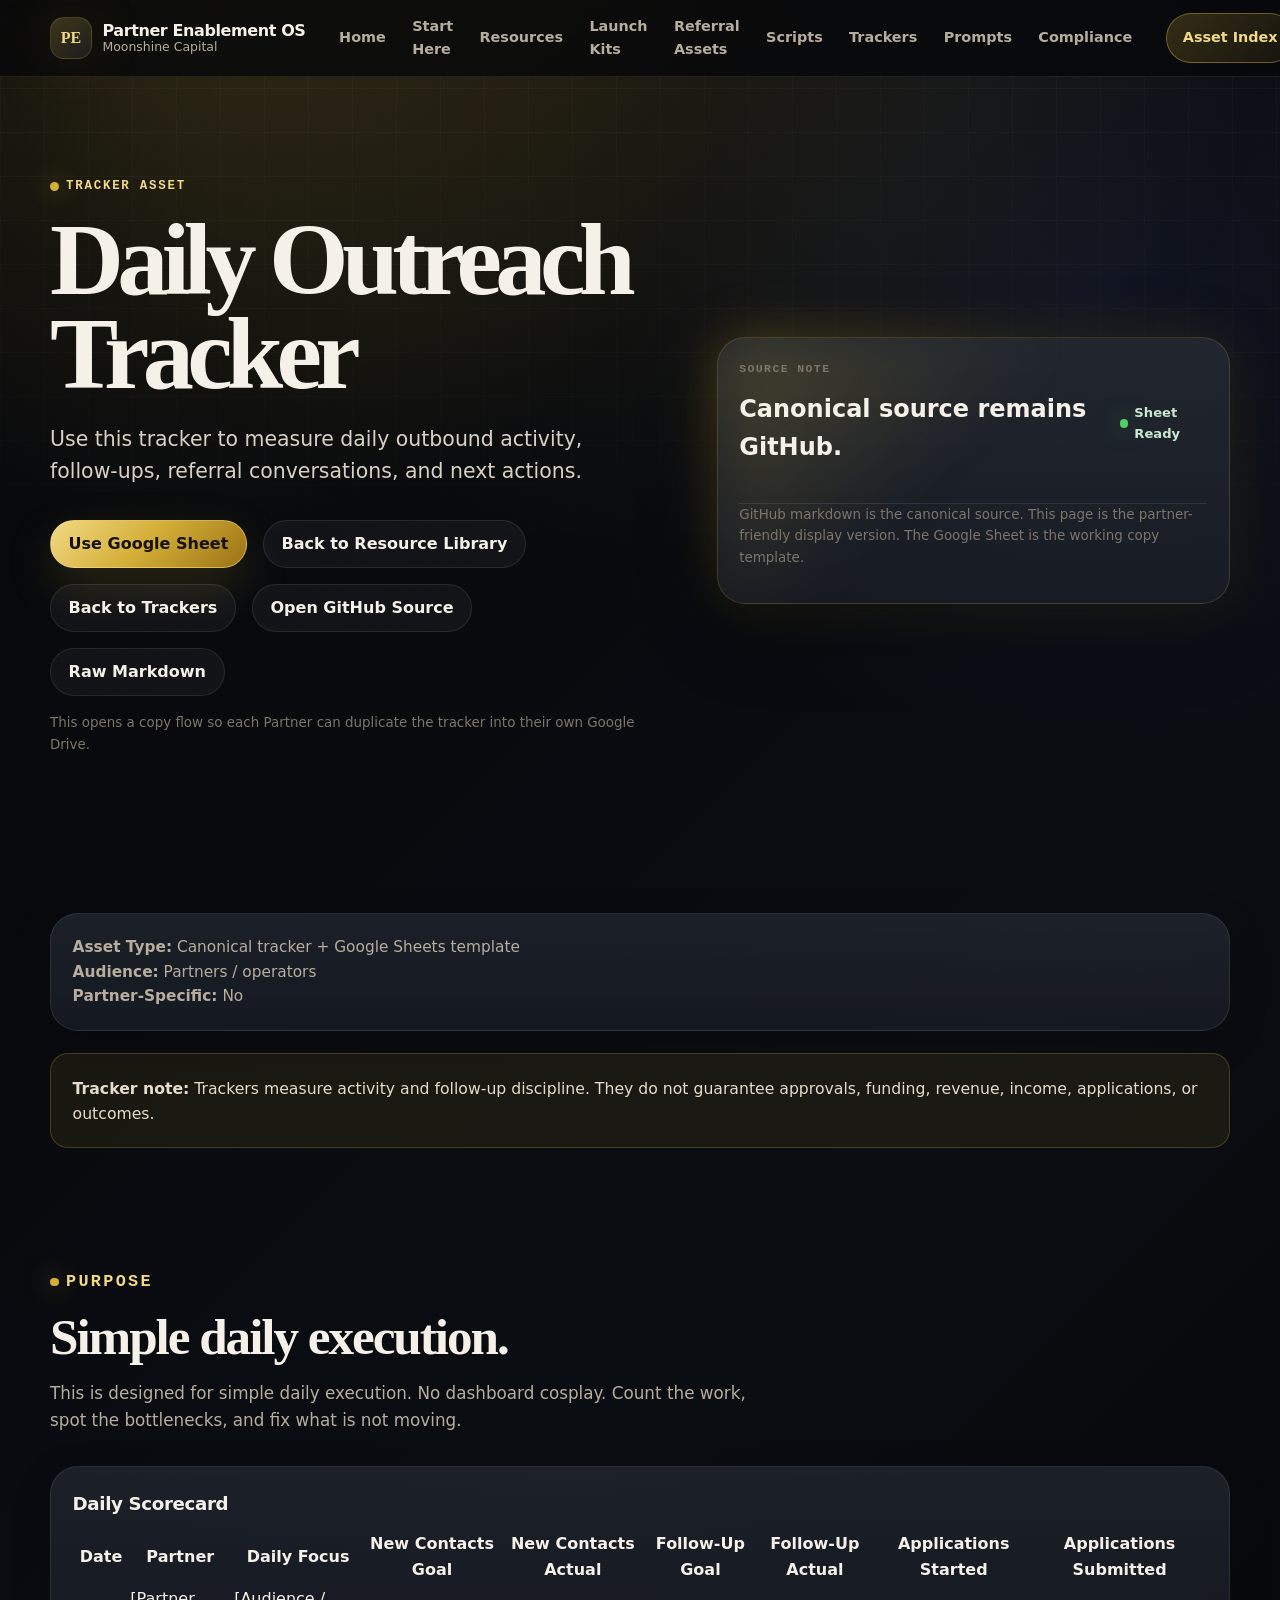
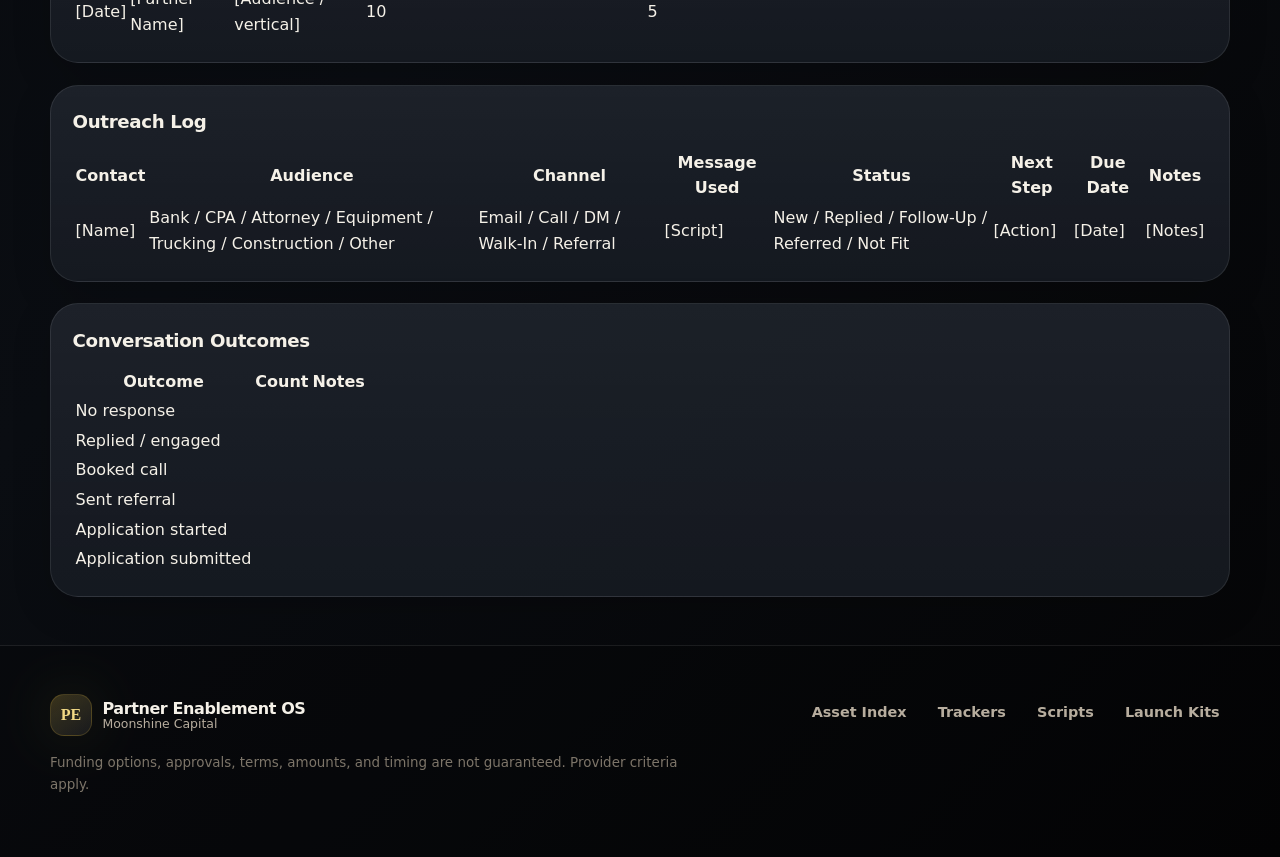
<file: pages/assets/daily-outreach-tracker.html>
<!doctype html>
<html lang="en"><head><meta charset="utf-8"><meta name="viewport" content="width=device-width, initial-scale=1"><title>Daily Outreach Tracker | Partner Enablement OS</title><meta name="description" content="Partner-friendly HTML display version of the Daily Outreach Tracker."><meta name="robots" content="index,follow"><link rel="canonical" href="https://partner-enablement-os.vercel.app/pages/assets/daily-outreach-tracker.html"><link rel="stylesheet" href="/assets/css/styles.css"></head><body><a class="skip-link" href="#main">Skip to main content</a><div class="site-shell"><header class="site-header"><div class="container nav-wrap"><a class="brand-lockup" href="/index.html"><span class="brand-mark" aria-hidden="true">PE</span><span class="brand-text"><span class="brand-name">Partner Enablement OS</span><span class="brand-kicker">Moonshine Capital</span></span></a><button class="nav-toggle" type="button" aria-label="Toggle navigation" aria-expanded="false" data-nav-toggle><span class="nav-toggle-lines" aria-hidden="true"></span></button><nav class="primary-nav" aria-label="Primary navigation" data-site-nav><a href="/index.html">Home</a><a href="/pages/getting-started.html">Start Here</a><a href="/pages/partner-resource-library.html">Resource Library</a><a href="/pages/assets/index.html">Asset Index</a><a href="/pages/launch-kits.html">Launch Kits</a><a href="/pages/compliance.html">Compliance</a></nav><a class="header-cta" href="/pages/assets/index.html">Asset Index</a></div></header><main id="main"><section class="hero"><div class="container hero-grid"><div class="hero-copy reveal"><p class="eyebrow">Tracker Asset</p><h1>Daily Outreach Tracker</h1><p class="hero-lede">Use this tracker to measure daily outbound activity, follow-ups, referral conversations, and next actions.</p><div class="hero-actions"><a class="button button-primary" href="https://docs.google.com/spreadsheets/d/1lBsjA-IfuQozWxY2aFlR9gGQ9Ifny-tIqd2RUXaThxM/copy" target="_blank" rel="noopener">Use Google Sheet</a><a class="button button-secondary" href="/pages/partner-resource-library.html">Back to Resource Library</a><a class="button button-secondary" href="/pages/trackers.html">Back to Trackers</a><a class="button button-secondary" href="https://github.com/JFeimster/partner-enablement-os/blob/main/trackers/daily-outreach-tracker.md" target="_blank" rel="noopener">Open GitHub Source</a><a class="button button-secondary" href="https://raw.githubusercontent.com/JFeimster/partner-enablement-os/main/trackers/daily-outreach-tracker.md" target="_blank" rel="noopener">Raw Markdown</a></div><p class="small-print" style="margin-top:1rem;">This opens a copy flow so each Partner can duplicate the tracker into their own Google Drive.</p></div><aside class="command-panel reveal"><div class="panel-top"><div><p class="panel-label">Source Note</p><h2>Canonical source remains GitHub.</h2></div><span class="status-dot">Sheet Ready</span></div><p class="small-print">GitHub markdown is the canonical source. This page is the partner-friendly display version. The Google Sheet is the working copy template.</p></aside></div></section><section class="section"><div class="container"><article class="card reveal"><p><strong>Asset Type:</strong> Canonical tracker + Google Sheets template</p><p><strong>Audience:</strong> Partners / operators</p><p><strong>Partner-Specific:</strong> No</p></article><aside class="disclaimer reveal"><p><strong>Tracker note:</strong> Trackers measure activity and follow-up discipline. They do not guarantee approvals, funding, revenue, income, applications, or outcomes.</p></aside></div></section><section class="section section-tight"><div class="container"><div class="section-header reveal"><p class="eyebrow">Purpose</p><h2>Simple daily execution.</h2><p>This is designed for simple daily execution. No dashboard cosplay. Count the work, spot the bottlenecks, and fix what is not moving.</p></div><div class="card reveal"><h3>Daily Scorecard</h3><table><thead><tr><th>Date</th><th>Partner</th><th>Daily Focus</th><th>New Contacts Goal</th><th>New Contacts Actual</th><th>Follow-Up Goal</th><th>Follow-Up Actual</th><th>Applications Started</th><th>Applications Submitted</th></tr></thead><tbody><tr><td>[Date]</td><td>[Partner Name]</td><td>[Audience / vertical]</td><td>10</td><td></td><td>5</td><td></td><td></td><td></td></tr></tbody></table></div><div class="card reveal" style="margin-top:1.35rem;"><h3>Outreach Log</h3><table><thead><tr><th>Contact</th><th>Audience</th><th>Channel</th><th>Message Used</th><th>Status</th><th>Next Step</th><th>Due Date</th><th>Notes</th></tr></thead><tbody><tr><td>[Name]</td><td>Bank / CPA / Attorney / Equipment / Trucking / Construction / Other</td><td>Email / Call / DM / Walk-In / Referral</td><td>[Script]</td><td>New / Replied / Follow-Up / Referred / Not Fit</td><td>[Action]</td><td>[Date]</td><td>[Notes]</td></tr></tbody></table></div><div class="card reveal" style="margin-top:1.35rem;"><h3>Conversation Outcomes</h3><table><thead><tr><th>Outcome</th><th>Count</th><th>Notes</th></tr></thead><tbody><tr><td>No response</td><td></td><td></td></tr><tr><td>Replied / engaged</td><td></td><td></td></tr><tr><td>Booked call</td><td></td><td></td></tr><tr><td>Sent referral</td><td></td><td></td></tr><tr><td>Application started</td><td></td><td></td></tr><tr><td>Application submitted</td><td></td><td></td></tr></tbody></table></div></div></section></main><footer class="site-footer"><div class="container footer-grid"><div><a class="brand-lockup" href="/index.html"><span class="brand-mark">PE</span><span class="brand-text"><span class="brand-name">Partner Enablement OS</span><span class="brand-kicker">Moonshine Capital</span></span></a><p class="small-print" style="margin-top:1rem;">Funding options, approvals, terms, amounts, and timing are not guaranteed. Provider criteria apply.</p></div><nav class="footer-links"><a href="/pages/assets/index.html">Asset Index</a><a href="/pages/trackers.html">Trackers</a><a href="/pages/scripts.html">Scripts</a><a href="/pages/launch-kits.html">Launch Kits</a></nav></div></footer></div><script src="/assets/js/app.js" defer></script></body></html>
</file>
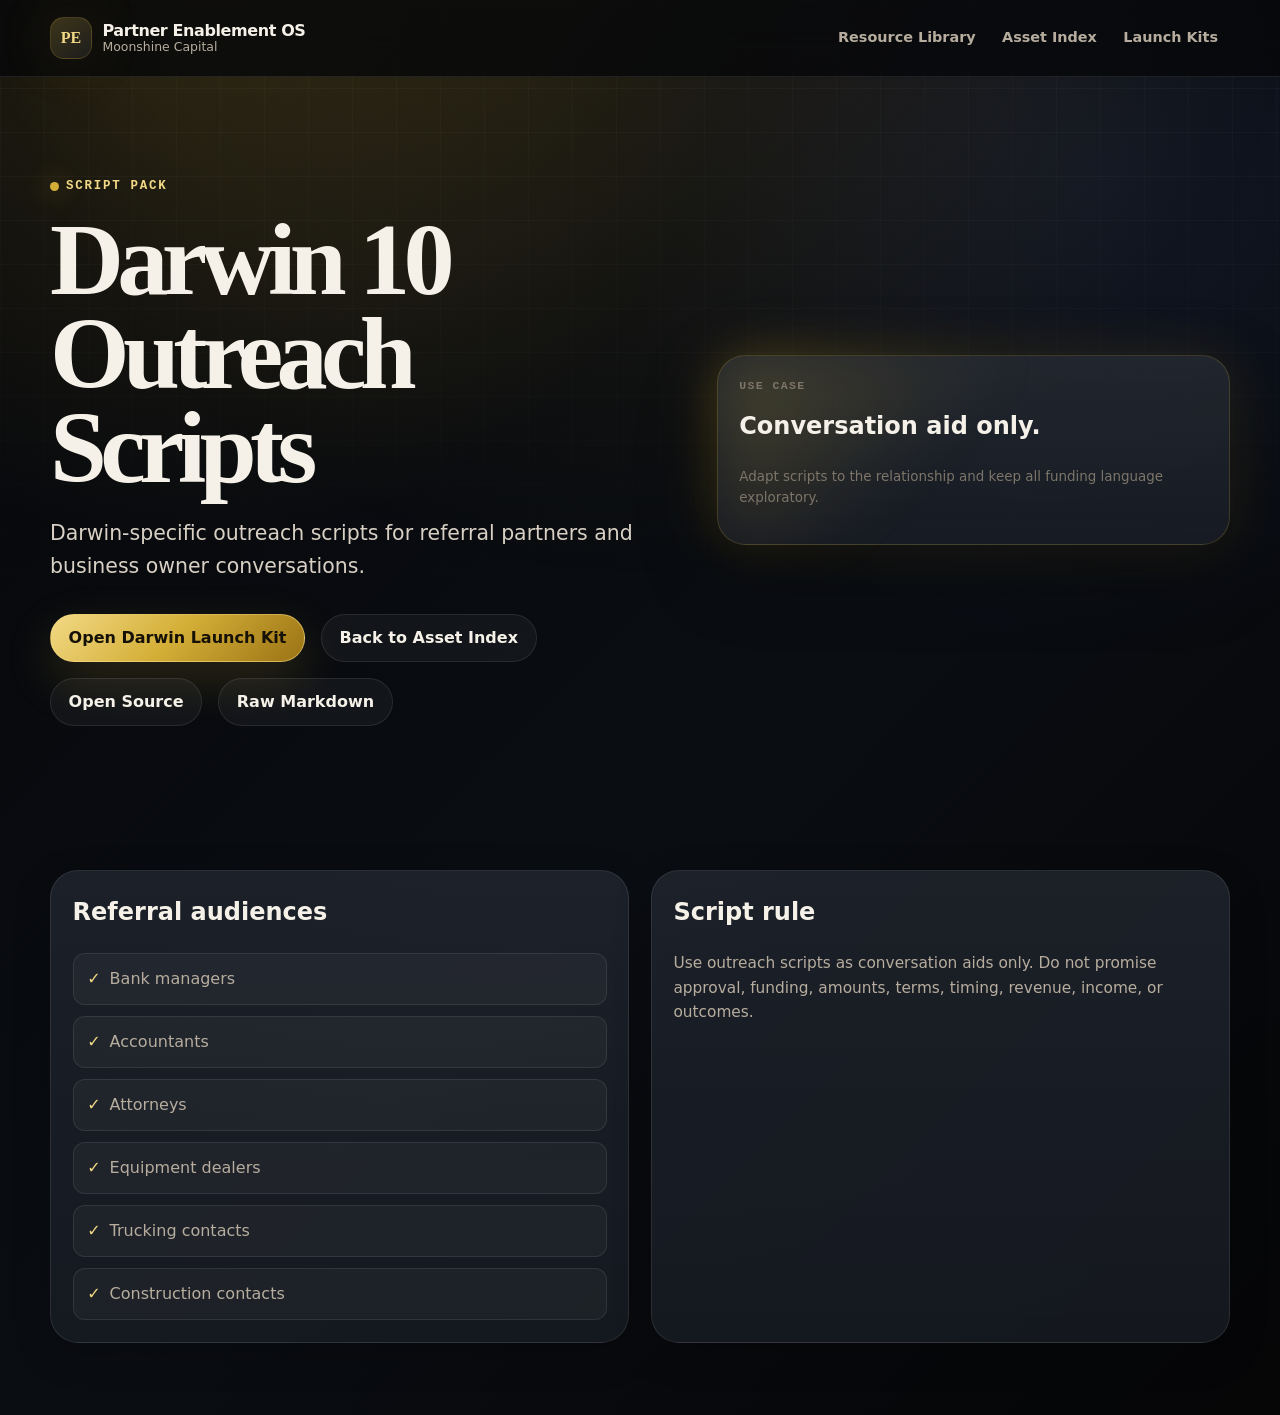
<file: pages/assets/darwin-10-outreach-scripts.html>
<!doctype html>
<html lang="en"><head><meta charset="utf-8"><meta name="viewport" content="width=device-width, initial-scale=1"><title>Darwin 10 Outreach Scripts | Partner Enablement OS</title><meta name="description" content="Partner-friendly HTML display version of Darwin Hanneman's 10 outreach scripts."><meta name="robots" content="index,follow"><link rel="canonical" href="https://partner-enablement-os.vercel.app/pages/assets/darwin-10-outreach-scripts.html"><link rel="stylesheet" href="/assets/css/styles.css"></head><body><div class="site-shell"><header class="site-header"><div class="container nav-wrap"><a class="brand-lockup" href="/index.html"><span class="brand-mark">PE</span><span class="brand-text"><span class="brand-name">Partner Enablement OS</span><span class="brand-kicker">Moonshine Capital</span></span></a><nav class="primary-nav"><a href="/pages/partner-resource-library.html">Resource Library</a><a href="/pages/assets/index.html">Asset Index</a><a href="/pages/launch-kits.html">Launch Kits</a></nav></div></header><main><section class="hero"><div class="container hero-grid"><div class="hero-copy reveal"><p class="eyebrow">Script Pack</p><h1>Darwin 10 Outreach Scripts</h1><p class="hero-lede">Darwin-specific outreach scripts for referral partners and business owner conversations.</p><div class="hero-actions"><a class="button button-primary" href="/pages/launch-kits/darwin-hanneman.html">Open Darwin Launch Kit</a><a class="button button-secondary" href="/pages/assets/index.html">Back to Asset Index</a><a class="button button-secondary" href="https://github.com/JFeimster/partner-enablement-os/blob/main/launch-kits/darwin-hanneman/scripts/10-outreach-scripts.md" target="_blank" rel="noopener">Open Source</a><a class="button button-secondary" href="https://raw.githubusercontent.com/JFeimster/partner-enablement-os/main/launch-kits/darwin-hanneman/scripts/10-outreach-scripts.md" target="_blank" rel="noopener">Raw Markdown</a></div></div><aside class="command-panel reveal"><p class="panel-label">Use Case</p><h2>Conversation aid only.</h2><p class="small-print">Adapt scripts to the relationship and keep all funding language exploratory.</p></aside></div></section><section class="section"><div class="container"><div class="grid grid-2"><article class="card reveal"><h2>Referral audiences</h2><ul class="check-list"><li>Bank managers</li><li>Accountants</li><li>Attorneys</li><li>Equipment dealers</li><li>Trucking contacts</li><li>Construction contacts</li></ul></article><article class="card reveal"><h2>Script rule</h2><p>Use outreach scripts as conversation aids only. Do not promise approval, funding, amounts, terms, timing, revenue, income, or outcomes.</p></article></div></div></section></main><script src="/assets/js/app.js" defer></script></div></body></html>
</file>
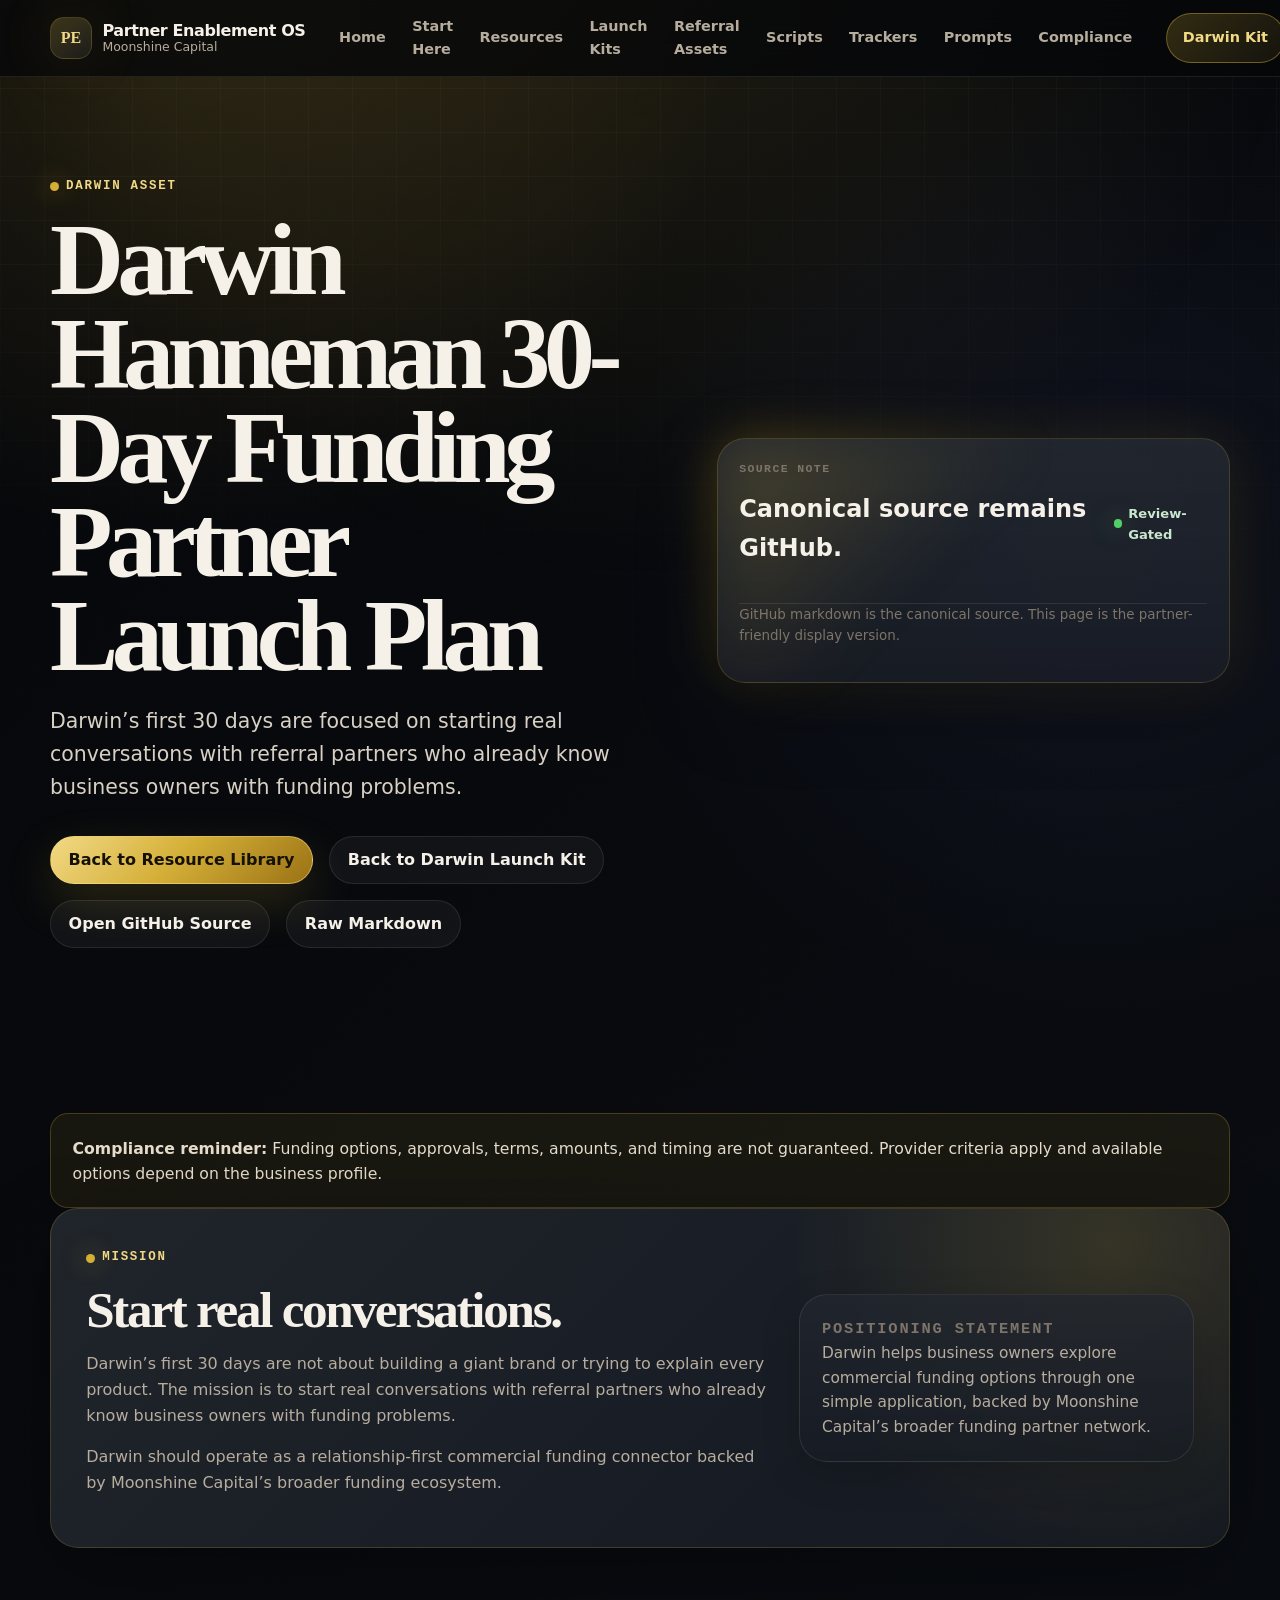
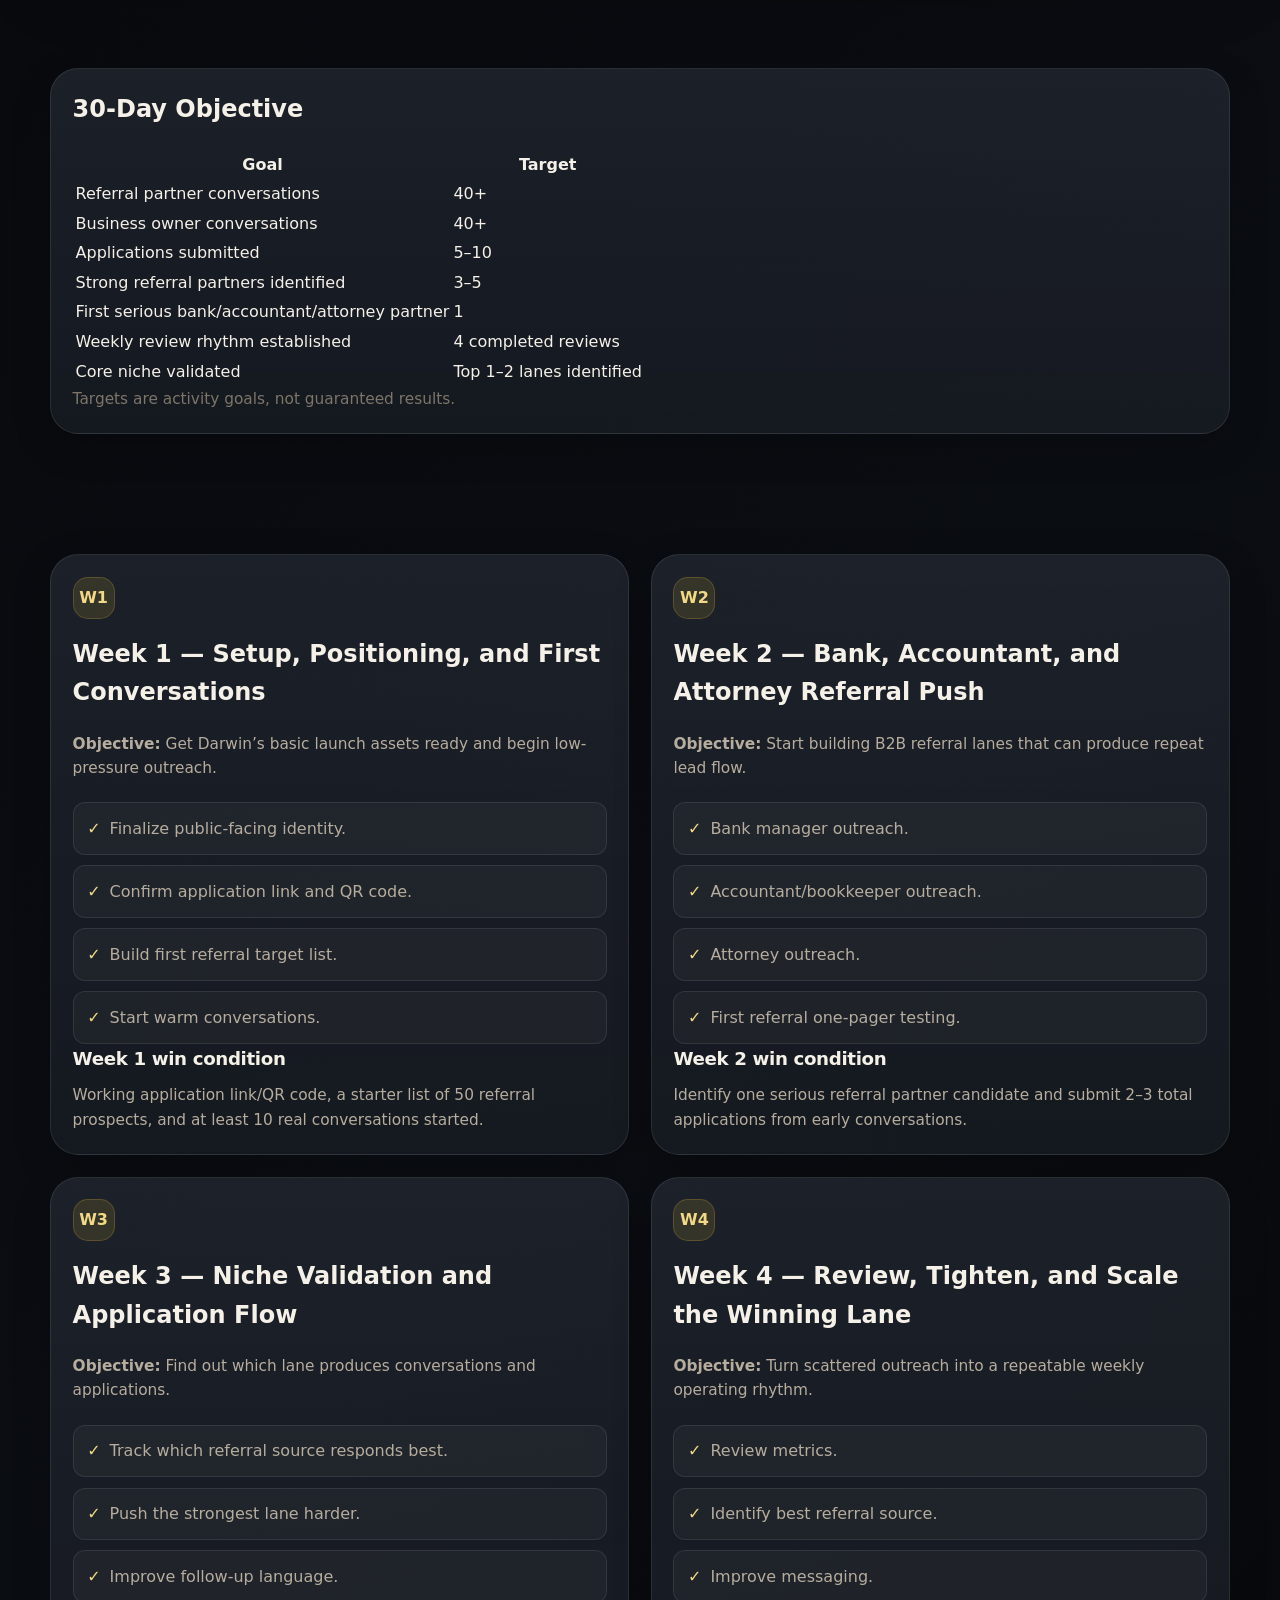
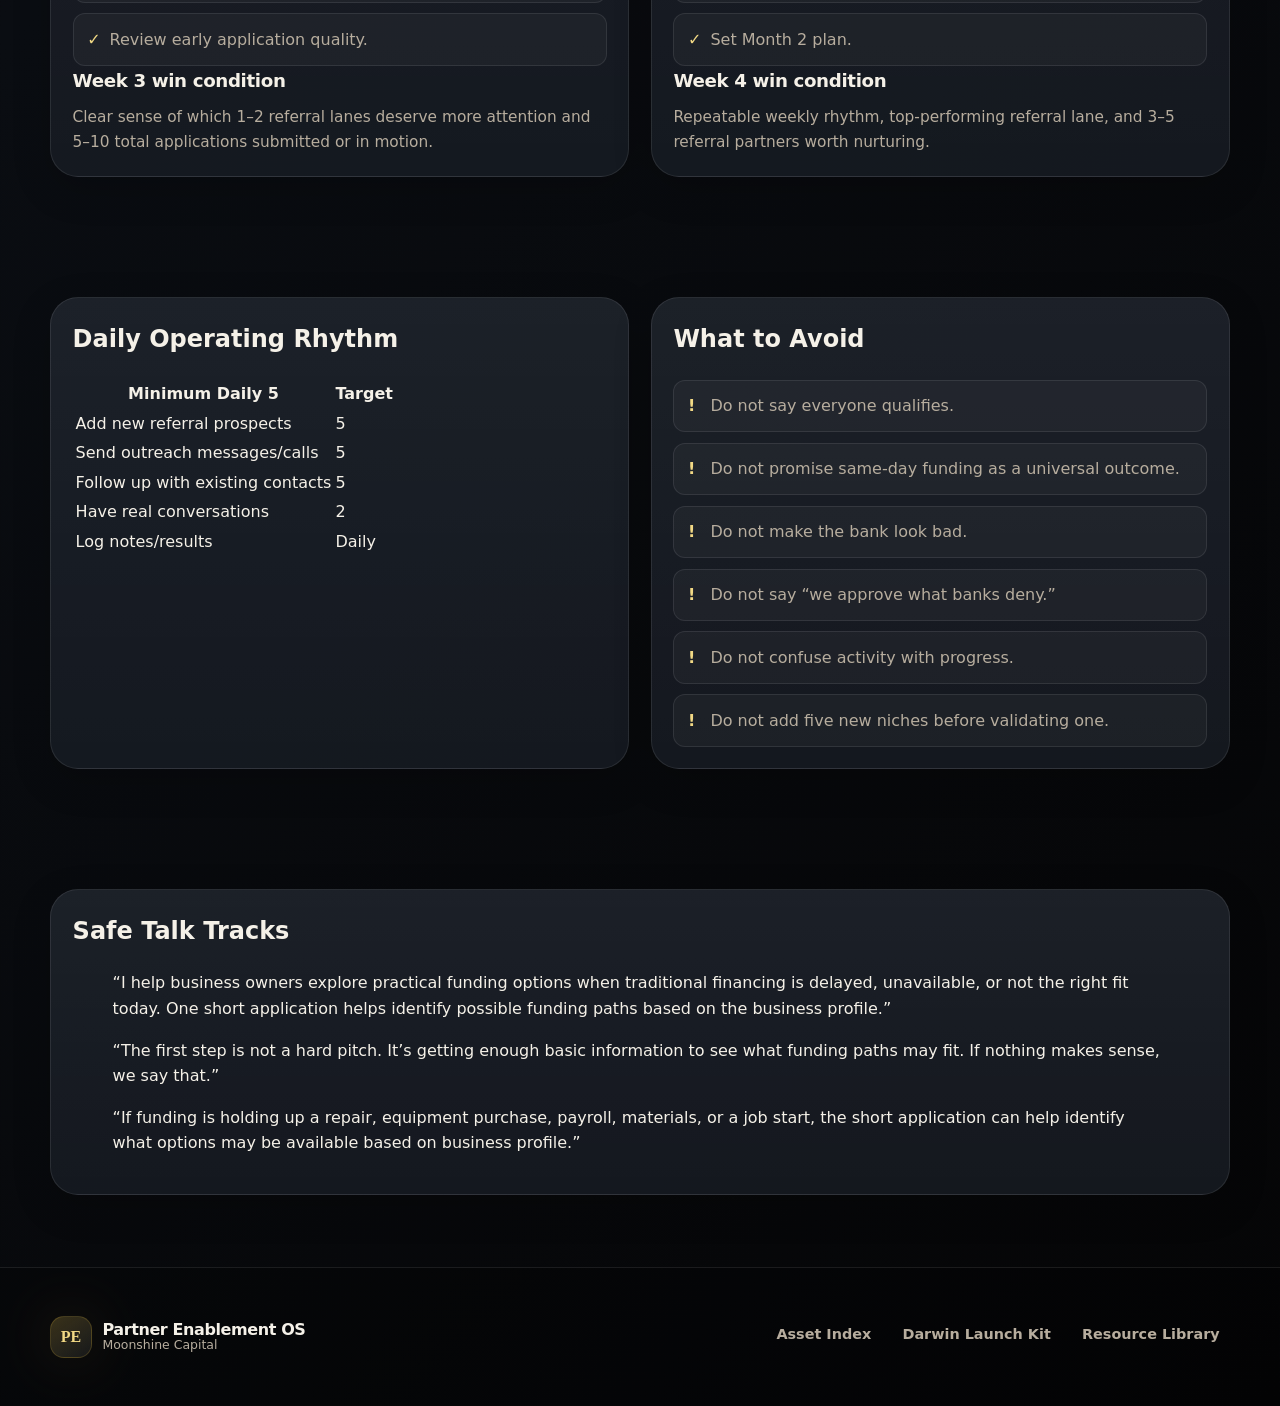
<file: pages/assets/darwin-30-day-launch-plan.html>
<!doctype html><html lang="en"><head><meta charset="utf-8"><meta name="viewport" content="width=device-width, initial-scale=1"><title>Darwin 30-Day Launch Plan | Partner Enablement OS</title><meta name="description" content="Partner-friendly HTML display version of Darwin Hanneman's 30-day launch plan."><meta name="robots" content="index,follow"><link rel="canonical" href="https://partner-enablement-os.vercel.app/pages/assets/darwin-30-day-launch-plan.html"><link rel="stylesheet" href="/assets/css/styles.css"></head><body><a class="skip-link" href="#main">Skip to main content</a><div class="site-shell"><header class="site-header"><div class="container nav-wrap"><a class="brand-lockup" href="/index.html"><span class="brand-mark">PE</span><span class="brand-text"><span class="brand-name">Partner Enablement OS</span><span class="brand-kicker">Moonshine Capital</span></span></a><button class="nav-toggle" type="button" aria-label="Toggle navigation" aria-expanded="false" data-nav-toggle><span class="nav-toggle-lines"></span></button><nav class="primary-nav" data-site-nav><a href="/index.html">Home</a><a href="/pages/getting-started.html">Start Here</a><a href="/pages/partner-resource-library.html">Resource Library</a><a href="/pages/launch-kits.html">Launch Kits</a><a href="/pages/compliance.html">Compliance</a></nav><a class="header-cta" href="/pages/launch-kits/darwin-hanneman.html">Darwin Kit</a></div></header><main id="main"><section class="hero"><div class="container hero-grid"><div class="hero-copy reveal"><p class="eyebrow">Darwin Asset</p><h1>Darwin Hanneman 30-Day Funding Partner Launch Plan</h1><p class="hero-lede">Darwin’s first 30 days are focused on starting real conversations with referral partners who already know business owners with funding problems.</p><div class="hero-actions"><a class="button button-primary" href="/pages/partner-resource-library.html">Back to Resource Library</a><a class="button button-secondary" href="/pages/launch-kits/darwin-hanneman.html">Back to Darwin Launch Kit</a><a class="button button-secondary" href="https://github.com/JFeimster/partner-enablement-os/blob/main/launch-kits/darwin-hanneman/launch-plan/darwin-30-day-launch-plan.md" target="_blank" rel="noopener">Open GitHub Source</a><a class="button button-secondary" href="https://raw.githubusercontent.com/JFeimster/partner-enablement-os/main/launch-kits/darwin-hanneman/launch-plan/darwin-30-day-launch-plan.md" target="_blank" rel="noopener">Raw Markdown</a></div></div><aside class="command-panel reveal"><div class="panel-top"><div><p class="panel-label">Source Note</p><h2>Canonical source remains GitHub.</h2></div><span class="status-dot">Review-Gated</span></div><p class="small-print">GitHub markdown is the canonical source. This page is the partner-friendly display version.</p></aside></div></section><section class="section"><div class="container"><aside class="disclaimer reveal"><p><strong>Compliance reminder:</strong> Funding options, approvals, terms, amounts, and timing are not guaranteed. Provider criteria apply and available options depend on the business profile.</p></aside><div class="featured-card reveal"><div><p class="eyebrow">Mission</p><h2>Start real conversations.</h2><p>Darwin’s first 30 days are not about building a giant brand or trying to explain every product. The mission is to start real conversations with referral partners who already know business owners with funding problems.</p><p>Darwin should operate as a relationship-first commercial funding connector backed by Moonshine Capital’s broader funding ecosystem.</p></div><aside class="card"><p class="panel-label">Positioning Statement</p><p>Darwin helps business owners explore commercial funding options through one simple application, backed by Moonshine Capital’s broader funding partner network.</p></aside></div></div></section><section class="section section-tight"><div class="container"><div class="card reveal"><h2>30-Day Objective</h2><table><thead><tr><th>Goal</th><th>Target</th></tr></thead><tbody><tr><td>Referral partner conversations</td><td>40+</td></tr><tr><td>Business owner conversations</td><td>40+</td></tr><tr><td>Applications submitted</td><td>5–10</td></tr><tr><td>Strong referral partners identified</td><td>3–5</td></tr><tr><td>First serious bank/accountant/attorney partner</td><td>1</td></tr><tr><td>Weekly review rhythm established</td><td>4 completed reviews</td></tr><tr><td>Core niche validated</td><td>Top 1–2 lanes identified</td></tr></tbody></table><p class="small-print">Targets are activity goals, not guaranteed results.</p></div></div></section><section class="section"><div class="container"><div class="grid grid-2"><article class="card reveal"><div class="card-icon">W1</div><h2>Week 1 — Setup, Positioning, and First Conversations</h2><p><strong>Objective:</strong> Get Darwin’s basic launch assets ready and begin low-pressure outreach.</p><ul class="check-list"><li>Finalize public-facing identity.</li><li>Confirm application link and QR code.</li><li>Build first referral target list.</li><li>Start warm conversations.</li></ul><h3>Week 1 win condition</h3><p>Working application link/QR code, a starter list of 50 referral prospects, and at least 10 real conversations started.</p></article><article class="card reveal"><div class="card-icon">W2</div><h2>Week 2 — Bank, Accountant, and Attorney Referral Push</h2><p><strong>Objective:</strong> Start building B2B referral lanes that can produce repeat lead flow.</p><ul class="check-list"><li>Bank manager outreach.</li><li>Accountant/bookkeeper outreach.</li><li>Attorney outreach.</li><li>First referral one-pager testing.</li></ul><h3>Week 2 win condition</h3><p>Identify one serious referral partner candidate and submit 2–3 total applications from early conversations.</p></article><article class="card reveal"><div class="card-icon">W3</div><h2>Week 3 — Niche Validation and Application Flow</h2><p><strong>Objective:</strong> Find out which lane produces conversations and applications.</p><ul class="check-list"><li>Track which referral source responds best.</li><li>Push the strongest lane harder.</li><li>Improve follow-up language.</li><li>Review early application quality.</li></ul><h3>Week 3 win condition</h3><p>Clear sense of which 1–2 referral lanes deserve more attention and 5–10 total applications submitted or in motion.</p></article><article class="card reveal"><div class="card-icon">W4</div><h2>Week 4 — Review, Tighten, and Scale the Winning Lane</h2><p><strong>Objective:</strong> Turn scattered outreach into a repeatable weekly operating rhythm.</p><ul class="check-list"><li>Review metrics.</li><li>Identify best referral source.</li><li>Improve messaging.</li><li>Set Month 2 plan.</li></ul><h3>Week 4 win condition</h3><p>Repeatable weekly rhythm, top-performing referral lane, and 3–5 referral partners worth nurturing.</p></article></div></div></section><section class="section section-tight"><div class="container"><div class="grid grid-2"><article class="card reveal"><h2>Daily Operating Rhythm</h2><table><thead><tr><th>Minimum Daily 5</th><th>Target</th></tr></thead><tbody><tr><td>Add new referral prospects</td><td>5</td></tr><tr><td>Send outreach messages/calls</td><td>5</td></tr><tr><td>Follow up with existing contacts</td><td>5</td></tr><tr><td>Have real conversations</td><td>2</td></tr><tr><td>Log notes/results</td><td>Daily</td></tr></tbody></table></article><article class="card reveal"><h2>What to Avoid</h2><ul class="warning-list"><li>Do not say everyone qualifies.</li><li>Do not promise same-day funding as a universal outcome.</li><li>Do not make the bank look bad.</li><li>Do not say “we approve what banks deny.”</li><li>Do not confuse activity with progress.</li><li>Do not add five new niches before validating one.</li></ul></article></div></div></section><section class="section"><div class="container"><article class="card reveal"><h2>Safe Talk Tracks</h2><blockquote>“I help business owners explore practical funding options when traditional financing is delayed, unavailable, or not the right fit today. One short application helps identify possible funding paths based on the business profile.”</blockquote><blockquote>“The first step is not a hard pitch. It’s getting enough basic information to see what funding paths may fit. If nothing makes sense, we say that.”</blockquote><blockquote>“If funding is holding up a repair, equipment purchase, payroll, materials, or a job start, the short application can help identify what options may be available based on business profile.”</blockquote></article></div></section></main><footer class="site-footer"><div class="container footer-grid"><div><a class="brand-lockup" href="/index.html"><span class="brand-mark">PE</span><span class="brand-text"><span class="brand-name">Partner Enablement OS</span><span class="brand-kicker">Moonshine Capital</span></span></a></div><nav class="footer-links"><a href="/pages/assets/index.html">Asset Index</a><a href="/pages/launch-kits/darwin-hanneman.html">Darwin Launch Kit</a><a href="/pages/partner-resource-library.html">Resource Library</a></nav></div></footer></div><script src="/assets/js/app.js" defer></script></body></html>
</file>
<file: assets/css/styles.css>
:root {
  color-scheme: dark;

  --color-bg: #06070a;
  --color-bg-2: #0a0d12;
  --color-panel: rgba(17, 22, 31, 0.78);
  --color-panel-strong: rgba(22, 28, 39, 0.92);
  --color-panel-soft: rgba(255, 255, 255, 0.045);
  --color-text: #f5f1e8;
  --color-muted: #b7ad9e;
  --color-subtle: #7d7569;
  --color-line: rgba(212, 175, 55, 0.2);
  --color-line-soft: rgba(255, 255, 255, 0.09);
  --color-accent: #d4af37;
  --color-accent-2: #f2d985;
  --color-accent-soft: rgba(212, 175, 55, 0.14);
  --color-danger-soft: rgba(255, 96, 96, 0.11);
  --color-success-soft: rgba(81, 207, 102, 0.11);

  --font-sans: Inter, ui-sans-serif, system-ui, -apple-system, BlinkMacSystemFont, "Segoe UI", sans-serif;
  --font-serif: Georgia, "Times New Roman", serif;
  --font-mono: "SFMono-Regular", Consolas, "Liberation Mono", monospace;

  --max-width: 1180px;
  --radius-sm: 12px;
  --radius-md: 18px;
  --radius-lg: 28px;
  --shadow-soft: 0 24px 80px rgba(0, 0, 0, 0.32);
  --shadow-gold: 0 0 60px rgba(212, 175, 55, 0.14);

  --space-1: 0.35rem;
  --space-2: 0.65rem;
  --space-3: 1rem;
  --space-4: 1.35rem;
  --space-5: 2rem;
  --space-6: 3rem;
  --space-7: 4.5rem;
  --space-8: 6rem;
}

*,
*::before,
*::after {
  box-sizing: border-box;
}

html {
  min-width: 320px;
  scroll-behavior: smooth;
}

body {
  min-width: 320px;
  margin: 0;
  background:
    radial-gradient(circle at 15% 0%, rgba(212, 175, 55, 0.16), transparent 34rem),
    radial-gradient(circle at 85% 12%, rgba(113, 137, 255, 0.08), transparent 30rem),
    linear-gradient(135deg, var(--color-bg), var(--color-bg-2) 55%, #050506);
  color: var(--color-text);
  font-family: var(--font-sans);
  line-height: 1.6;
  text-rendering: optimizeLegibility;
}

body::before {
  position: fixed;
  inset: 0;
  z-index: -2;
  pointer-events: none;
  content: "";
  background-image:
    linear-gradient(rgba(255, 255, 255, 0.035) 1px, transparent 1px),
    linear-gradient(90deg, rgba(255, 255, 255, 0.027) 1px, transparent 1px);
  background-size: 44px 44px;
  mask-image: linear-gradient(to bottom, black, transparent 80%);
}

body::after {
  position: fixed;
  inset: 0;
  z-index: -1;
  pointer-events: none;
  content: "";
  background: radial-gradient(circle at 50% -10%, rgba(212, 175, 55, 0.12), transparent 42rem);
}

img,
svg {
  max-width: 100%;
  display: block;
}

a {
  color: inherit;
  text-decoration: none;
}

p,
h1,
h2,
h3,
h4 {
  margin-top: 0;
}

p {
  color: var(--color-muted);
}

button,
input,
textarea,
select {
  font: inherit;
}

.skip-link {
  position: absolute;
  top: -100px;
  left: var(--space-3);
  z-index: 1000;
  padding: var(--space-2) var(--space-3);
  border-radius: var(--radius-sm);
  background: var(--color-accent);
  color: #111;
  font-weight: 800;
}

.skip-link:focus {
  top: var(--space-3);
}

.site-shell {
  min-height: 100vh;
}

.container {
  width: min(100% - 2rem, var(--max-width));
  margin-inline: auto;
}

.section {
  padding: var(--space-7) 0;
}

.section-tight {
  padding: var(--space-6) 0;
}

.eyebrow {
  display: inline-flex;
  align-items: center;
  gap: 0.45rem;
  margin-bottom: var(--space-3);
  color: var(--color-accent-2);
  font-family: var(--font-mono);
  font-size: 0.78rem;
  font-weight: 800;
  letter-spacing: 0.14em;
  text-transform: uppercase;
}

.eyebrow::before {
  width: 0.55rem;
  height: 0.55rem;
  border-radius: 999px;
  background: var(--color-accent);
  box-shadow: 0 0 24px rgba(212, 175, 55, 0.75);
  content: "";
}

.section-header {
  max-width: 760px;
  margin-bottom: var(--space-5);
}

.section-header h2,
.section-title {
  margin-bottom: var(--space-3);
  font-family: var(--font-serif);
  font-size: clamp(2rem, 4vw, 3.4rem);
  line-height: 1.03;
  letter-spacing: -0.04em;
}

.section-header p {
  max-width: 700px;
  font-size: 1.05rem;
}

.site-header {
  position: sticky;
  top: 0;
  z-index: 50;
  border-bottom: 1px solid var(--color-line-soft);
  background: rgba(6, 7, 10, 0.78);
  backdrop-filter: blur(18px);
}

.nav-wrap {
  display: flex;
  align-items: center;
  justify-content: space-between;
  min-height: 76px;
  gap: var(--space-4);
}

.brand-lockup {
  display: inline-flex;
  align-items: center;
  gap: var(--space-2);
  min-width: max-content;
}

.brand-mark {
  display: grid;
  width: 42px;
  height: 42px;
  place-items: center;
  border: 1px solid var(--color-line);
  border-radius: 14px;
  background:
    linear-gradient(145deg, rgba(212, 175, 55, 0.22), rgba(255, 255, 255, 0.04)),
    rgba(255, 255, 255, 0.035);
  color: var(--color-accent-2);
  font-family: var(--font-serif);
  font-size: 1rem;
  font-weight: 800;
  box-shadow: var(--shadow-gold);
}

.brand-text {
  display: grid;
  line-height: 1.1;
}

.brand-name {
  font-weight: 900;
  letter-spacing: -0.025em;
}

.brand-kicker {
  color: var(--color-muted);
  font-size: 0.78rem;
}

.nav-toggle {
  display: none;
  align-items: center;
  justify-content: center;
  width: 44px;
  height: 44px;
  border: 1px solid var(--color-line-soft);
  border-radius: 14px;
  background: rgba(255, 255, 255, 0.04);
  color: var(--color-text);
  cursor: pointer;
}

.nav-toggle-lines,
.nav-toggle-lines::before,
.nav-toggle-lines::after {
  display: block;
  width: 18px;
  height: 2px;
  border-radius: 999px;
  background: currentColor;
  content: "";
  transition: transform 180ms ease, opacity 180ms ease;
}

.nav-toggle-lines::before {
  transform: translateY(-6px);
}

.nav-toggle-lines::after {
  transform: translateY(4px);
}

.nav-toggle[aria-expanded="true"] .nav-toggle-lines {
  transform: rotate(45deg);
}

.nav-toggle[aria-expanded="true"] .nav-toggle-lines::before {
  transform: translateY(0) rotate(90deg);
}

.nav-toggle[aria-expanded="true"] .nav-toggle-lines::after {
  opacity: 0;
}

.primary-nav {
  display: flex;
  align-items: center;
  justify-content: flex-end;
  gap: 0.15rem;
}

.primary-nav a {
  position: relative;
  padding: 0.7rem 0.75rem;
  border-radius: 999px;
  color: var(--color-muted);
  font-size: 0.9rem;
  font-weight: 750;
  transition: color 180ms ease, background 180ms ease;
}

.primary-nav a:hover,
.primary-nav a:focus-visible,
.primary-nav a[aria-current="page"] {
  background: rgba(255, 255, 255, 0.055);
  color: var(--color-text);
  outline: none;
}

.header-cta {
  display: inline-flex;
  align-items: center;
  justify-content: center;
  min-width: max-content;
  padding: 0.78rem 1rem;
  border: 1px solid rgba(212, 175, 55, 0.44);
  border-radius: 999px;
  background: linear-gradient(135deg, rgba(212, 175, 55, 0.22), rgba(212, 175, 55, 0.08));
  color: var(--color-accent-2);
  font-size: 0.9rem;
  font-weight: 850;
}

.hero {
  position: relative;
  overflow: hidden;
  padding: var(--space-8) 0 var(--space-7);
}

.hero-grid {
  display: grid;
  grid-template-columns: minmax(0, 1.08fr) minmax(320px, 0.92fr);
  gap: clamp(2rem, 5vw, 4.8rem);
  align-items: center;
}

.hero h1 {
  max-width: 850px;
  margin-bottom: var(--space-4);
  font-family: var(--font-serif);
  font-size: clamp(3.1rem, 8vw, 6.8rem);
  line-height: 0.92;
  letter-spacing: -0.065em;
}

.hero-lede {
  max-width: 690px;
  margin-bottom: var(--space-5);
  color: #d8d0c4;
  font-size: clamp(1.08rem, 2vw, 1.28rem);
}

.hero-actions,
.card-actions {
  display: flex;
  flex-wrap: wrap;
  gap: var(--space-3);
}

.button {
  display: inline-flex;
  align-items: center;
  justify-content: center;
  min-height: 48px;
  padding: 0.88rem 1.1rem;
  border: 1px solid transparent;
  border-radius: 999px;
  font-weight: 900;
  line-height: 1;
  transition: transform 180ms ease, border-color 180ms ease, background 180ms ease, color 180ms ease;
}

.button:hover,
.button:focus-visible {
  transform: translateY(-2px);
  outline: none;
}

.button-primary {
  border-color: rgba(242, 217, 133, 0.52);
  background: linear-gradient(135deg, #f2d985, #d4af37 48%, #9a7215);
  color: #161106;
  box-shadow: 0 18px 48px rgba(212, 175, 55, 0.18);
}

.button-secondary {
  border-color: var(--color-line-soft);
  background: rgba(255, 255, 255, 0.045);
  color: var(--color-text);
}

.button-ghost {
  border-color: rgba(212, 175, 55, 0.26);
  background: rgba(212, 175, 55, 0.08);
  color: var(--color-accent-2);
}

.hero-meta {
  display: flex;
  flex-wrap: wrap;
  gap: var(--space-2);
  margin-top: var(--space-5);
}

.pill {
  display: inline-flex;
  align-items: center;
  gap: 0.45rem;
  padding: 0.48rem 0.72rem;
  border: 1px solid var(--color-line-soft);
  border-radius: 999px;
  background: rgba(255, 255, 255, 0.04);
  color: var(--color-muted);
  font-size: 0.82rem;
  font-weight: 750;
}

.pill strong {
  color: var(--color-accent-2);
}

.command-panel {
  position: relative;
  padding: var(--space-4);
  border: 1px solid var(--color-line);
  border-radius: var(--radius-lg);
  background:
    linear-gradient(180deg, rgba(255, 255, 255, 0.075), rgba(255, 255, 255, 0.03)),
    var(--color-panel);
  box-shadow: var(--shadow-soft), var(--shadow-gold);
}

.command-panel::before {
  position: absolute;
  inset: 1px;
  z-index: -1;
  border-radius: inherit;
  background: linear-gradient(135deg, rgba(212, 175, 55, 0.24), transparent 45%);
  content: "";
  filter: blur(28px);
}

.panel-top {
  display: flex;
  justify-content: space-between;
  gap: var(--space-3);
  padding-bottom: var(--space-3);
  border-bottom: 1px solid var(--color-line-soft);
}

.panel-label {
  color: var(--color-subtle);
  font-family: var(--font-mono);
  font-size: 0.72rem;
  font-weight: 800;
  letter-spacing: 0.12em;
  text-transform: uppercase;
}

.status-dot {
  display: inline-flex;
  align-items: center;
  gap: 0.4rem;
  color: #cae8cf;
  font-size: 0.82rem;
  font-weight: 800;
}

.status-dot::before {
  width: 0.6rem;
  height: 0.6rem;
  border-radius: 999px;
  background: #51cf66;
  box-shadow: 0 0 22px rgba(81, 207, 102, 0.5);
  content: "";
}

.panel-list {
  display: grid;
  gap: var(--space-3);
  margin: var(--space-4) 0 0;
  padding: 0;
  list-style: none;
}

.panel-item {
  display: grid;
  grid-template-columns: auto 1fr auto;
  gap: var(--space-3);
  align-items: start;
  padding: var(--space-3);
  border: 1px solid var(--color-line-soft);
  border-radius: var(--radius-md);
  background: rgba(0, 0, 0, 0.18);
}

.panel-num {
  display: grid;
  width: 34px;
  height: 34px;
  place-items: center;
  border-radius: 12px;
  background: var(--color-accent-soft);
  color: var(--color-accent-2);
  font-family: var(--font-mono);
  font-size: 0.82rem;
  font-weight: 900;
}

.panel-item h3 {
  margin-bottom: 0.2rem;
  font-size: 1rem;
}

.panel-item p {
  margin-bottom: 0;
  font-size: 0.9rem;
}

.panel-tag {
  padding: 0.28rem 0.5rem;
  border: 1px solid rgba(212, 175, 55, 0.22);
  border-radius: 999px;
  color: var(--color-accent-2);
  font-size: 0.72rem;
  font-weight: 850;
}

.grid {
  display: grid;
  gap: var(--space-4);
}

.grid-2 {
  grid-template-columns: repeat(2, minmax(0, 1fr));
}

.grid-3 {
  grid-template-columns: repeat(3, minmax(0, 1fr));
}

.grid-4 {
  grid-template-columns: repeat(4, minmax(0, 1fr));
}

.card {
  position: relative;
  overflow: hidden;
  padding: var(--space-4);
  border: 1px solid var(--color-line-soft);
  border-radius: var(--radius-lg);
  background:
    linear-gradient(180deg, rgba(255, 255, 255, 0.058), rgba(255, 255, 255, 0.022)),
    var(--color-panel);
  box-shadow: 0 12px 38px rgba(0, 0, 0, 0.18);
  transition: transform 180ms ease, border-color 180ms ease, background 180ms ease;
}

.card:hover {
  transform: translateY(-4px);
  border-color: rgba(212, 175, 55, 0.28);
  background:
    linear-gradient(180deg, rgba(255, 255, 255, 0.072), rgba(255, 255, 255, 0.03)),
    var(--color-panel);
}

.card h3 {
  margin-bottom: var(--space-2);
  font-size: 1.14rem;
  letter-spacing: -0.02em;
}

.card p {
  margin-bottom: 0;
  font-size: 0.96rem;
}

.card-icon {
  display: grid;
  width: 42px;
  height: 42px;
  margin-bottom: var(--space-3);
  place-items: center;
  border: 1px solid rgba(212, 175, 55, 0.24);
  border-radius: 15px;
  background: var(--color-accent-soft);
  color: var(--color-accent-2);
  font-weight: 900;
}

.feature-card {
  min-height: 100%;
}

.featured-card {
  display: grid;
  grid-template-columns: minmax(0, 0.95fr) minmax(280px, 0.55fr);
  gap: var(--space-5);
  align-items: center;
  padding: clamp(1.3rem, 4vw, 2.2rem);
  border: 1px solid var(--color-line);
  border-radius: var(--radius-lg);
  background:
    radial-gradient(circle at 90% 10%, rgba(212, 175, 55, 0.16), transparent 20rem),
    linear-gradient(135deg, rgba(255, 255, 255, 0.075), rgba(255, 255, 255, 0.025)),
    var(--color-panel);
  box-shadow: var(--shadow-soft);
}

.featured-card h2 {
  margin-bottom: var(--space-3);
  font-family: var(--font-serif);
  font-size: clamp(2rem, 4vw, 3.3rem);
  line-height: 1;
  letter-spacing: -0.045em;
}

.check-list,
.warning-list,
.step-list {
  display: grid;
  gap: var(--space-2);
  margin: var(--space-4) 0 0;
  padding: 0;
  list-style: none;
}

.check-list li,
.warning-list li,
.step-list li {
  position: relative;
  padding: 0.78rem 0.9rem 0.78rem 2.25rem;
  border: 1px solid var(--color-line-soft);
  border-radius: var(--radius-sm);
  background: rgba(255, 255, 255, 0.034);
  color: var(--color-muted);
}

.check-list li::before,
.warning-list li::before,
.step-list li::before {
  position: absolute;
  top: 0.78rem;
  left: 0.85rem;
  color: var(--color-accent-2);
  font-weight: 900;
}

.check-list li::before {
  content: "✓";
}

.warning-list li::before {
  content: "!";
}

.step-list {
  counter-reset: steps;
}

.step-list li {
  counter-increment: steps;
}

.step-list li::before {
  content: counter(steps);
  font-family: var(--font-mono);
}

.compliance-grid {
  display: grid;
  grid-template-columns: 1fr 1fr;
  gap: var(--space-4);
}

.compliance-card {
  border-radius: var(--radius-lg);
}

.compliance-card.safe {
  background:
    linear-gradient(180deg, rgba(81, 207, 102, 0.08), rgba(255, 255, 255, 0.022)),
    var(--color-panel);
}

.compliance-card.restricted {
  background:
    linear-gradient(180deg, rgba(255, 96, 96, 0.08), rgba(255, 255, 255, 0.022)),
    var(--color-panel);
}

.disclaimer {
  margin-top: var(--space-4);
  padding: var(--space-4);
  border: 1px solid rgba(212, 175, 55, 0.26);
  border-radius: var(--radius-md);
  background: rgba(212, 175, 55, 0.08);
}

.disclaimer p {
  margin-bottom: 0;
  color: #e6dccb;
  font-size: 0.98rem;
}

.source-card {
  display: grid;
  grid-template-columns: minmax(0, 1fr) auto;
  gap: var(--space-4);
  align-items: center;
  padding: var(--space-5);
  border: 1px solid var(--color-line);
  border-radius: var(--radius-lg);
  background:
    linear-gradient(135deg, rgba(212, 175, 55, 0.13), rgba(255, 255, 255, 0.035)),
    var(--color-panel-strong);
}

.source-card h2 {
  margin-bottom: var(--space-2);
  font-family: var(--font-serif);
  font-size: clamp(2rem, 4vw, 3rem);
  line-height: 1;
  letter-spacing: -0.04em;
}

.site-footer {
  padding: var(--space-6) 0;
  border-top: 1px solid var(--color-line-soft);
  background: rgba(0, 0, 0, 0.22);
}

.footer-grid {
  display: grid;
  grid-template-columns: 1.1fr 0.9fr;
  gap: var(--space-5);
  align-items: start;
}

.footer-links {
  display: flex;
  flex-wrap: wrap;
  justify-content: flex-end;
  gap: var(--space-2);
}

.footer-links a {
  padding: 0.45rem 0.65rem;
  border-radius: 999px;
  color: var(--color-muted);
  font-size: 0.9rem;
  font-weight: 750;
}

.footer-links a:hover,
.footer-links a:focus-visible {
  background: rgba(255, 255, 255, 0.05);
  color: var(--color-text);
  outline: none;
}

.small-print {
  color: var(--color-subtle);
  font-size: 0.84rem;
}

.reveal {
  opacity: 0;
  transform: translateY(18px);
  transition: opacity 560ms ease, transform 560ms ease;
}

.reveal.is-visible {
  opacity: 1;
  transform: translateY(0);
}

:focus-visible {
  outline: 2px solid var(--color-accent-2);
  outline-offset: 4px;
}

@media (max-width: 1040px) {
  .hero-grid,
  .featured-card,
  .source-card,
  .footer-grid {
    grid-template-columns: 1fr;
  }

  .grid-4 {
    grid-template-columns: repeat(2, minmax(0, 1fr));
  }

  .header-cta {
    display: none;
  }
}

@media (max-width: 860px) {
  .nav-toggle {
    display: inline-flex;
  }

  .primary-nav {
    position: absolute;
    top: 76px;
    right: 1rem;
    left: 1rem;
    display: none;
    flex-direction: column;
    align-items: stretch;
    padding: var(--space-3);
    border: 1px solid var(--color-line-soft);
    border-radius: var(--radius-md);
    background: rgba(8, 10, 14, 0.96);
    box-shadow: var(--shadow-soft);
  }

  .primary-nav.is-open {
    display: flex;
  }

  .primary-nav a {
    border-radius: var(--radius-sm);
  }

  .grid-2,
  .grid-3,
  .grid-4,
  .compliance-grid {
    grid-template-columns: 1fr;
  }

  .hero {
    padding-top: var(--space-7);
  }

  .panel-item {
    grid-template-columns: auto 1fr;
  }

  .panel-tag {
    grid-column: 2;
    justify-self: start;
  }

  .footer-links {
    justify-content: flex-start;
  }
}

@media (max-width: 560px) {
  .container {
    width: min(100% - 1rem, var(--max-width));
  }

  .nav-wrap {
    min-height: 68px;
  }

  .primary-nav {
    top: 68px;
  }

  .brand-kicker {
    display: none;
  }

  .hero {
    padding: var(--space-6) 0;
  }

  .section {
    padding: var(--space-6) 0;
  }

  .hero-actions,
  .card-actions {
    flex-direction: column;
  }

  .button {
    width: 100%;
  }

  .source-card {
    padding: var(--space-4);
  }
}

@media (prefers-reduced-motion: reduce) {
  *,
  *::before,
  *::after {
    scroll-behavior: auto !important;
    transition: none !important;
    animation: none !important;
  }

  .reveal {
    opacity: 1;
    transform: none;
  }

  .button:hover,
  .card:hover {
    transform: none;
  }
}
</file>
